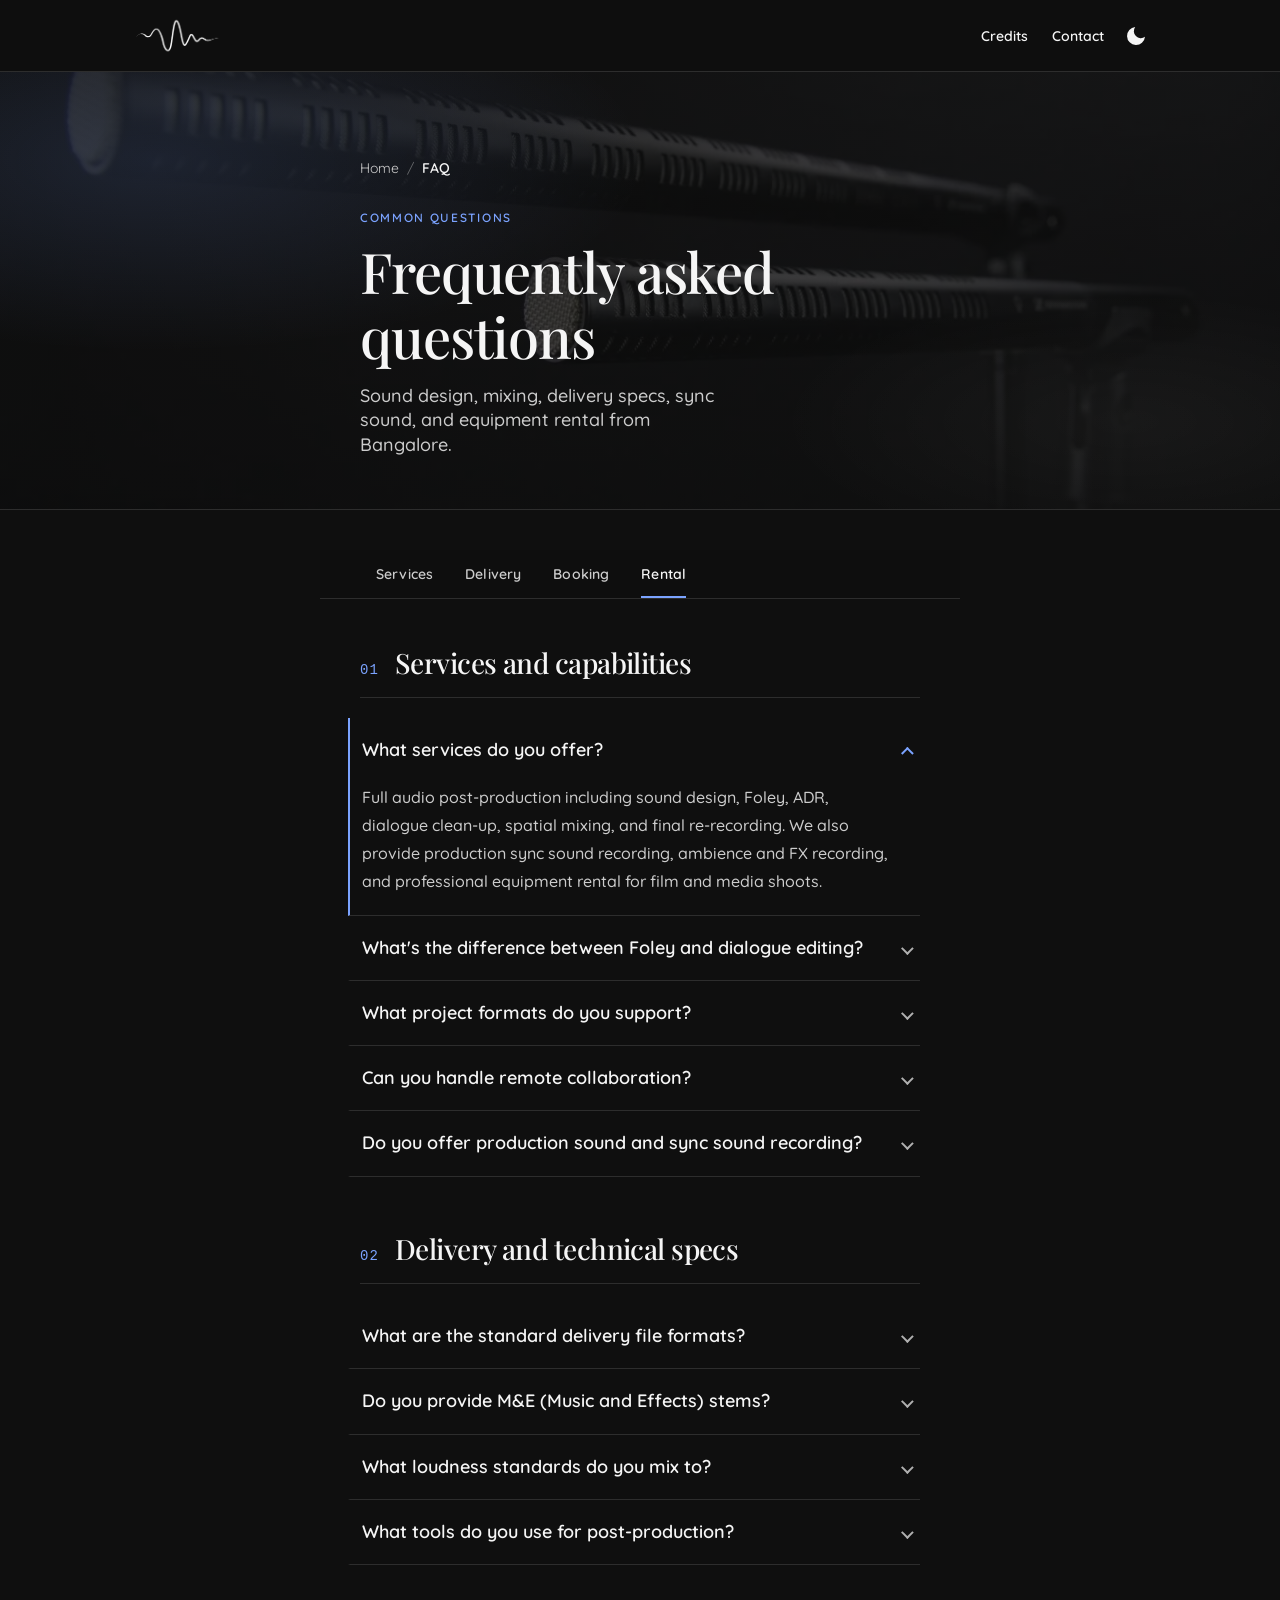
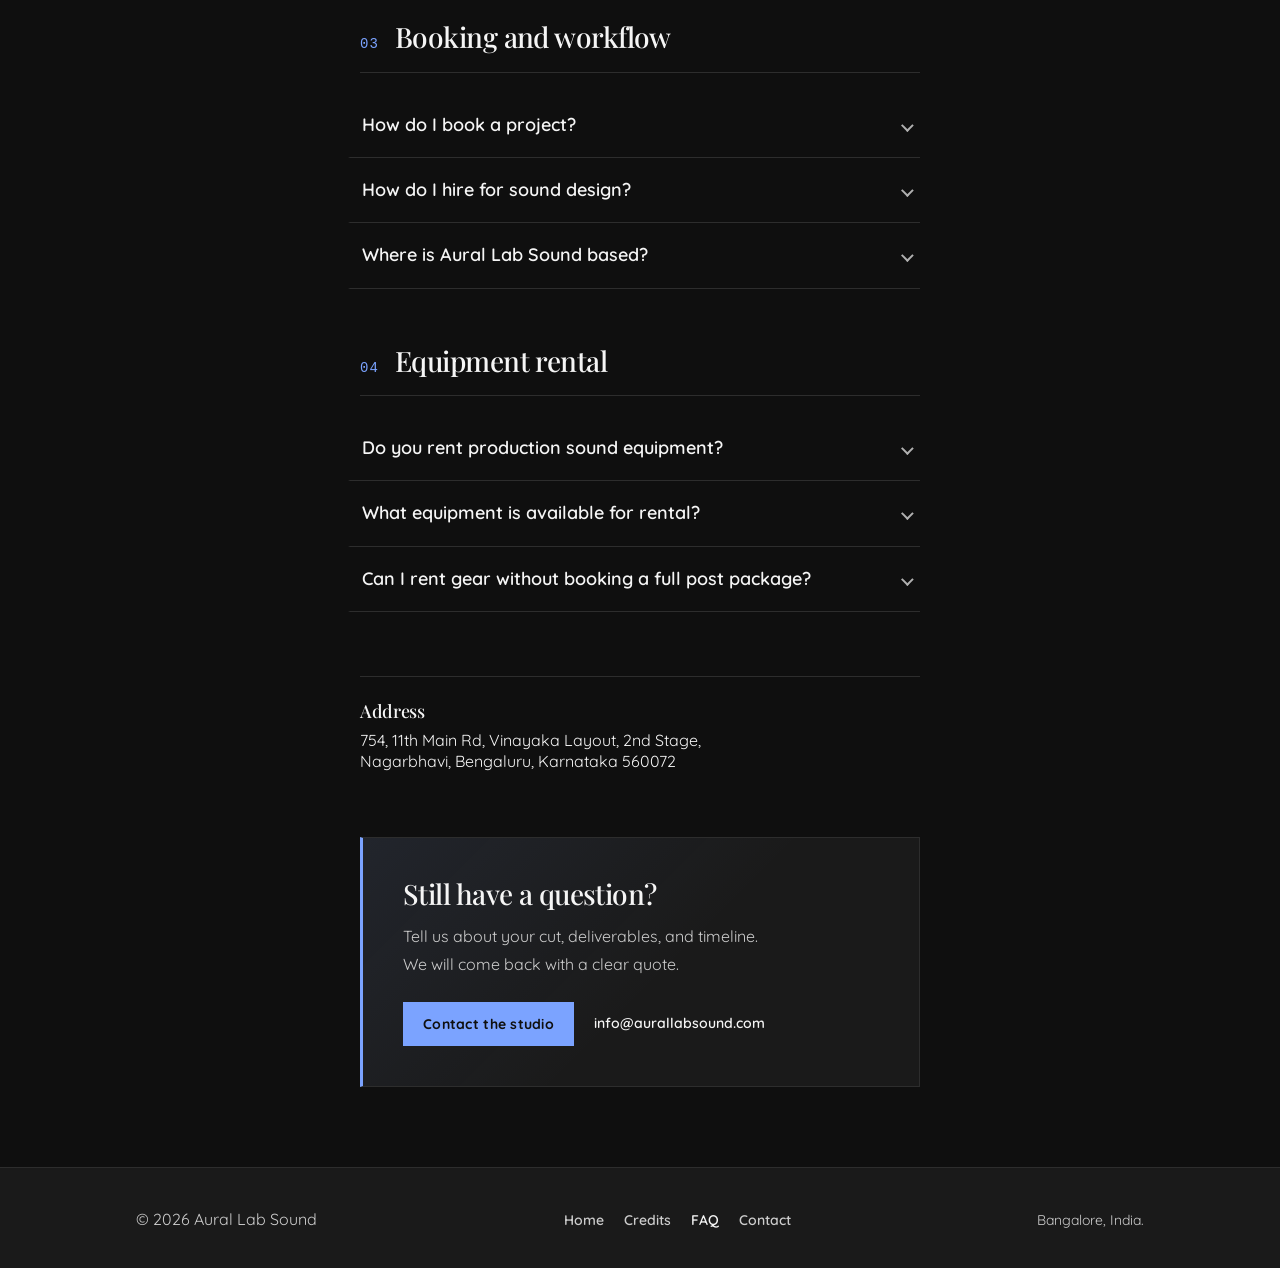
<file: faq/index.html>
<!DOCTYPE html>
<html lang="en" data-theme="dark">

<head>
  <meta charset="utf-8">
  <meta name="viewport" content="width=device-width, initial-scale=1">
  <title>FAQ - Aural Lab Sound | Audio Post-Production Bangalore</title>
  <meta name="description" content="Answers about sound design, Foley, dialogue editing, mixing, delivery specs, loudness standards, equipment rental, and booking with Aural Lab Sound in Bangalore.">
  <link rel="canonical" href="https://aurallabsound.com/faq/">
  <meta property="og:type" content="website">
  <meta property="og:url" content="https://aurallabsound.com/faq/">
  <meta property="og:title" content="FAQ - Aural Lab Sound">
  <meta property="og:description" content="Common questions about audio post-production, sync sound, equipment rental, and project delivery.">
  <meta property="og:locale" content="en_IN">
  <meta name="twitter:card" content="summary">
  <meta name="twitter:site" content="@AuralLabSound">
  <link rel="icon" type="image/png" href="../favicon-96x96.png" sizes="96x96">
  <link rel="icon" type="image/svg+xml" href="../favicon.svg">
  <link rel="shortcut icon" href="../favicon.ico">
  <link rel="apple-touch-icon" sizes="180x180" href="../apple-touch-icon.png">
  <link rel="manifest" href="../site.webmanifest">
  <meta name="theme-color" content="#000000">
  <meta name="theme-color" media="(prefers-color-scheme: light)" content="#000000">
  <script src="../assets/js/theme-init.js"></script>
  <!-- Google Analytics 4 -->
  <script async src="https://www.googletagmanager.com/gtag/js?id=G-TODO-MEASUREMENT-ID"></script>
  <script>
    window.dataLayer = window.dataLayer || [];
    function gtag(){dataLayer.push(arguments);}
    gtag('js', new Date());
    gtag('config', 'G-TODO-MEASUREMENT-ID');
  </script>
  <link rel="preconnect" href="https://fonts.googleapis.com">
  <link rel="preconnect" href="https://fonts.gstatic.com" crossorigin>
  <link rel="preload" as="style" href="https://fonts.googleapis.com/css2?family=Playfair+Display:ital,wght@0,400..900;1,400..900&family=Quicksand:wght@300..700&display=swap">
  <link href="https://fonts.googleapis.com/css2?family=Playfair+Display:ital,wght@0,400..900;1,400..900&family=Quicksand:wght@300..700&display=swap" rel="stylesheet" media="print" onload="this.media='all'"><noscript><link href="https://fonts.googleapis.com/css2?family=Playfair+Display:ital,wght@0,400..900;1,400..900&family=Quicksand:wght@300..700&display=swap" rel="stylesheet"></noscript>
  <link rel="stylesheet" href="../assets/css/style.css">
  <link rel="stylesheet" href="../assets/css/components.css">
  <link rel="stylesheet" href="../assets/css/responsive.css">
  <script type="application/ld+json">
  {
    "@context": "https://schema.org",
    "@graph": [
      {
        "@type": "BreadcrumbList",
        "itemListElement": [
          {"@type": "ListItem", "position": 1, "name": "Home", "item": "https://aurallabsound.com/"},
          {"@type": "ListItem", "position": 2, "name": "FAQ", "item": "https://aurallabsound.com/faq/"}
        ]
      },
      {
        "@type": "FAQPage",
        "mainEntity": [
          {
            "@type": "Question",
            "name": "What services do you offer?",
            "acceptedAnswer": {
              "@type": "Answer",
              "text": "Full audio post-production including sound design, Foley, ADR, dialogue clean-up, spatial mixing, and final re-recording. We also provide production sync sound recording, ambience and FX recording, and professional equipment rental for film and media shoots."
            }
          },
          {
            "@type": "Question",
            "name": "What's the difference between Foley and dialogue editing?",
            "acceptedAnswer": {
              "@type": "Answer",
              "text": "Dialogue editing cleans, assembles, and prepares production dialogue tracks so speech is clear, consistent, and sync-accurate. Foley is performance-based sound recorded to picture (footsteps, cloth, props, and other sync elements) that sells physical realism the production mic may have missed."
            }
          },
          {
            "@type": "Question",
            "name": "What project formats do you support?",
            "acceptedAnswer": {
              "@type": "Answer",
              "text": "Stereo, 5.1, 7.1, and immersive audio formats like Dolby Atmos."
            }
          },
          {
            "@type": "Question",
            "name": "Can you handle remote collaboration?",
            "acceptedAnswer": {
              "@type": "Answer",
              "text": "Yes, we use secure cloud platforms for remote spot-checking, live stream monitoring sessions, and asset transfer."
            }
          },
          {
            "@type": "Question",
            "name": "Do you offer production sound and sync sound recording?",
            "acceptedAnswer": {
              "@type": "Answer",
              "text": "Yes. Our production sound work covers sync sound mixing on set, ambience recording, FX recording, and Foley recording for features, documentaries, and series."
            }
          },
          {
            "@type": "Question",
            "name": "What are the standard delivery file formats?",
            "acceptedAnswer": {
              "@type": "Answer",
              "text": "Multi-channel interleaved or split WAV files at 24-bit/48kHz (or 96kHz upon request)."
            }
          },
          {
            "@type": "Question",
            "name": "Do you provide M&E (Music and Effects) stems?",
            "acceptedAnswer": {
              "@type": "Answer",
              "text": "Yes, we deliver fully compliant international M&E stems alongside the final print master."
            }
          },
          {
            "@type": "Question",
            "name": "What loudness standards do you mix to?",
            "acceptedAnswer": {
              "@type": "Answer",
              "text": "We mix to exact target standards including EBU R128, ATSC A/85, and specific streaming platform requirements (Netflix, HBO, Amazon)."
            }
          },
          {
            "@type": "Question",
            "name": "What tools do you use for post-production?",
            "acceptedAnswer": {
              "@type": "Answer",
              "text": "Post sessions run in Pro Tools with plugins including Soundminer Pro, iZotope RX Advanced, Fabfilter, Hush Pro, Cinematic Rooms Pro, Slapper, Blackhole Immersive, Spanner, Matchbox, Chameleon, Spectral Layers Pro, Subquake, and Soundtoys. We also integrate additional plug-ins as required by each project's deliverable spec."
            }
          },
          {
            "@type": "Question",
            "name": "How do I book a project?",
            "acceptedAnswer": {
              "@type": "Answer",
              "text": "Submit your timeline, cue sheets, and rough cut via our contact portal for a custom project quote. Email info@aurallabsound.com or call Shreyank Nanjappa or Suresh Bagali on the contact page."
            }
          },
          {
            "@type": "Question",
            "name": "How do I hire for sound design?",
            "acceptedAnswer": {
              "@type": "Answer",
              "text": "Share your cut status, picture lock date, deliverable format (stereo, 5.1, Atmos), and creative brief. We scope dialogue edit, ambience, FX, Foley, and mix as needed, then confirm schedule and quote before starting."
            }
          },
          {
            "@type": "Question",
            "name": "Where is Aural Lab Sound based?",
            "acceptedAnswer": {
              "@type": "Answer",
              "text": "Our studio is at 754, 11th Main Rd, Vinayaka Layout, 2nd Stage, Nagarbhavi, Bengaluru, Karnataka 560072. We work with productions across India and internationally through on-set recording and remote post collaboration."
            }
          },
          {
            "@type": "Question",
            "name": "Do you rent production sound equipment?",
            "acceptedAnswer": {
              "@type": "Answer",
              "text": "Yes. Equipment rental is available for production sync sound kits, boom microphones, wireless lavaliers, and related location recording gear. Kits can be rented with or without an engineer."
            }
          },
          {
            "@type": "Question",
            "name": "What equipment is available for rental?",
            "acceptedAnswer": {
              "@type": "Answer",
              "text": "Microphones: Sennheiser MKH 8060 (x2), MKH 8050 (x2), MKH 50, MKH 60, MKH 8040 & 8030 MS, Audio Technica BP4029 MS, Line Audio CM3 (x2), LOM Mikro Usi Pro (x4), LOM Mikro Usi (x2). Recorders: Sound Devices Mix Pre 10ii (x2), Mix Pre 10T, Mix Pre 6ii, Sony PCM A10 (x2), Roland R07, Zoom F3. Wireless & Lavaliers: Lectrosonics 400 Series (x6), 200 Series (x2), Sanken COS-11d (x8). Tentacle Timecode Devices available. All necessary accessories included."
            }
          },
          {
            "@type": "Question",
            "name": "Can I rent gear without booking a full post package?",
            "acceptedAnswer": {
              "@type": "Answer",
              "text": "Yes. Equipment rental is offered as a standalone service for productions that already have a sound team, as well as bundled with our sync sound and post-production packages."
            }
          }
        ]
      }
    ]
  }
  </script>
</head>

<body class="page-faq">
  <a class="skip-link" href="#main">Skip to main content</a>
  <header class="site-header">
    <div class="container site-header__inner">
      <a class="site-logo" href="../">
        <img src="../imgs/logo.webp" alt="Aural Lab Sound Logo" class="logo-image">
      </a>
      <nav class="header-nav" aria-label="Primary">
        <ul>
          <li><a href="../#credits">Credits</a></li>
          <li><a href="../#contact">Contact</a></li>
          <li>
            <button type="button" class="theme-toggle" aria-label="Toggle dark mode">
              <svg class="icon-sun" xmlns="http://www.w3.org/2000/svg" width="24" height="24" viewBox="0 0 24 24" fill="none" stroke="currentColor" stroke-width="2" aria-hidden="true">
                <circle cx="12" cy="12" r="5" />
                <line x1="12" y1="1" x2="12" y2="3" />
                <line x1="12" y1="21" x2="12" y2="23" />
                <line x1="4.22" y1="4.22" x2="5.64" y2="5.64" />
                <line x1="18.36" y1="18.36" x2="19.78" y2="19.78" />
                <line x1="1" y1="12" x2="3" y2="12" />
                <line x1="21" y1="12" x2="23" y2="12" />
                <line x1="4.22" y1="19.78" x2="5.64" y2="18.36" />
                <line x1="18.36" y1="5.64" x2="19.78" y2="4.22" />
              </svg>
              <svg class="icon-moon" xmlns="http://www.w3.org/2000/svg" width="24" height="24" viewBox="0 0 24 24" fill="currentColor" aria-hidden="true" hidden>
                <path d="M21 12.79A9 9 0 1 1 11.21 3 7 7 0 0 0 21 12.79z" />
              </svg>
            </button>
          </li>
        </ul>
      </nav>
    </div>
  </header>

  <main id="main">
    <section class="faq-hero" aria-labelledby="faq-heading">
      <div class="faq-hero__veil" aria-hidden="true"></div>
      <div class="container container--narrow faq-hero__inner">
        <nav class="faq-breadcrumb" aria-label="Breadcrumb">
          <a href="../">Home</a>
          <span class="faq-breadcrumb__sep" aria-hidden="true">/</span>
          <span aria-current="page">FAQ</span>
        </nav>
        <p class="faq-eyebrow">Common questions</p>
        <h1 id="faq-heading">Frequently asked questions</h1>
        <p class="lead">Sound design, mixing, delivery specs, sync sound, and equipment rental from Bangalore.</p>
      </div>
    </section>

    <div class="page-panel page-panel--faq">
      <div class="container container--narrow faq-layout">
        <nav class="faq-toc" aria-label="FAQ categories" data-faq-toc>
          <a href="#services">Services</a>
          <a href="#delivery">Delivery</a>
          <a href="#booking">Booking</a>
          <a href="#rental">Rental</a>
        </nav>

        <div class="faq-groups" data-faq-accordion>
          <section id="services" class="faq-group" aria-labelledby="services-heading">
            <header class="faq-group__head">
              <span class="faq-group__index" aria-hidden="true">01</span>
              <h2 id="services-heading">Services and capabilities</h2>
            </header>

            <details class="faq-item" open>
              <summary>What services do you offer?</summary>
              <div class="faq-item__body">
                <p>Full audio post-production including sound design, Foley, ADR, dialogue clean-up, spatial mixing, and final re-recording. We also provide production sync sound recording, ambience and FX recording, and professional equipment rental for film and media shoots.</p>
              </div>
            </details>

            <details class="faq-item">
              <summary>What's the difference between Foley and dialogue editing?</summary>
              <div class="faq-item__body">
                <p>Dialogue editing cleans, assembles, and prepares production dialogue tracks so speech is clear, consistent, and sync-accurate. Foley is performance-based sound recorded to picture (footsteps, cloth, props, and other sync elements) that sells physical realism the production mic may have missed.</p>
              </div>
            </details>

            <details class="faq-item">
              <summary>What project formats do you support?</summary>
              <div class="faq-item__body">
                <p>Stereo, 5.1, 7.1, and immersive audio formats like Dolby Atmos.</p>
              </div>
            </details>

            <details class="faq-item">
              <summary>Can you handle remote collaboration?</summary>
              <div class="faq-item__body">
                <p>Yes, we use secure cloud platforms for remote spot-checking, live stream monitoring sessions, and asset transfer.</p>
              </div>
            </details>

            <details class="faq-item">
              <summary>Do you offer production sound and sync sound recording?</summary>
              <div class="faq-item__body">
                <p>Yes. Our production sound work covers sync sound mixing on set, ambience recording, FX recording, and Foley recording for features, documentaries, and series.</p>
              </div>
            </details>
          </section>

          <section id="delivery" class="faq-group" aria-labelledby="delivery-heading">
            <header class="faq-group__head">
              <span class="faq-group__index" aria-hidden="true">02</span>
              <h2 id="delivery-heading">Delivery and technical specs</h2>
            </header>

            <details class="faq-item">
              <summary>What are the standard delivery file formats?</summary>
              <div class="faq-item__body">
                <p>Multi-channel interleaved or split WAV files at 24-bit/48kHz (or 96kHz upon request).</p>
              </div>
            </details>

            <details class="faq-item">
              <summary>Do you provide M&amp;E (Music and Effects) stems?</summary>
              <div class="faq-item__body">
                <p>Yes, we deliver fully compliant international M&amp;E stems alongside the final print master.</p>
              </div>
            </details>

            <details class="faq-item">
              <summary>What loudness standards do you mix to?</summary>
              <div class="faq-item__body">
                <p>We mix to exact target standards including EBU R128, ATSC A/85, and specific streaming platform requirements (Netflix, HBO, Amazon).</p>
              </div>
            </details>

            <details class="faq-item">
              <summary>What tools do you use for post-production?</summary>
              <div class="faq-item__body">
                <p>Post sessions typically run in Pro Tools. Our plugin and software toolkit includes:</p>
                <ul>
                  <li>Soundminer Pro</li>
                  <li>iZotope RX Advanced</li>
                  <li>Fabfilter</li>
                  <li>Hush Pro</li>
                  <li>Cinematic Rooms Pro</li>
                  <li>Slapper</li>
                  <li>Blackhole Immersive</li>
                  <li>Spanner</li>
                  <li>Matchbox</li>
                  <li>Chameleon</li>
                  <li>Spectral Layers Pro</li>
                  <li>Subquake</li>
                  <li>Soundtoys</li>
                </ul>
                <p>We also integrate additional plug-ins as required by each project's deliverable spec.</p>
              </div>
            </details>
          </section>

          <section id="booking" class="faq-group" aria-labelledby="booking-heading">
            <header class="faq-group__head">
              <span class="faq-group__index" aria-hidden="true">03</span>
              <h2 id="booking-heading">Booking and workflow</h2>
            </header>

            <details class="faq-item">
              <summary>How do I book a project?</summary>
              <div class="faq-item__body">
                <p>Submit your timeline, cue sheets, and rough cut via our contact portal for a custom project quote. Email <a href="mailto:info@aurallabsound.com">info@aurallabsound.com</a> or call Shreyank Nanjappa or Suresh Bagali on the <a href="../#contact">contact page</a>.</p>
              </div>
            </details>

            <details class="faq-item">
              <summary>How do I hire for sound design?</summary>
              <div class="faq-item__body">
                <p>Share your cut status, picture lock date, deliverable format (stereo, 5.1, Atmos), and creative brief. We scope dialogue edit, ambience, FX, Foley, and mix as needed, then confirm schedule and quote before starting.</p>
              </div>
            </details>

            <details class="faq-item">
              <summary>Where is Aural Lab Sound based?</summary>
              <div class="faq-item__body">
                <p>Our studio is at 754, 11th Main Rd, Vinayaka Layout, 2nd Stage, Nagarbhavi, Bengaluru, Karnataka 560072. We work with productions across India and internationally through on-set recording and remote post collaboration.</p>
              </div>
            </details>
          </section>

          <section id="rental" class="faq-group" aria-labelledby="rental-heading">
            <header class="faq-group__head">
              <span class="faq-group__index" aria-hidden="true">04</span>
              <h2 id="rental-heading">Equipment rental</h2>
            </header>

            <details class="faq-item">
              <summary>Do you rent production sound equipment?</summary>
              <div class="faq-item__body">
                <p>Yes. Equipment rental is available for production sync sound kits, boom microphones, wireless lavaliers, and related location recording gear. Kits can be rented with or without an engineer.</p>
              </div>
            </details>

            <details class="faq-item">
              <summary>What equipment is available for rental?</summary>
              <div class="faq-item__body">
                <h3>Microphones</h3>
                <ul>
                  <li>Sennheiser MKH 8060 (x2)</li>
                  <li>Sennheiser MKH 8050 (x2)</li>
                  <li>Sennheiser MKH 50</li>
                  <li>Sennheiser MKH 60</li>
                  <li>Sennheiser MKH 8040 &amp; 8030 MS</li>
                  <li>Audio Technica BP4029 MS</li>
                  <li>Line Audio CM3 (x2)</li>
                  <li>LOM Mikro Usi Pro (x4)</li>
                  <li>LOM Mikro Usi (x2)</li>
                </ul>

                <h3>Recorders</h3>
                <ul>
                  <li>Sound Devices Mix Pre 10ii (x2)</li>
                  <li>Sound Devices Mix Pre 10T</li>
                  <li>Sound Devices Mix Pre 6ii</li>
                  <li>Sony PCM A10 (x2)</li>
                  <li>Roland R07</li>
                  <li>Zoom F3</li>
                </ul>

                <h3>Wireless &amp; Lavaliers</h3>
                <ul>
                  <li>Lectrosonics 400 Series (x6)</li>
                  <li>Lectrosonics 200 Series (x2)</li>
                  <li>Sanken COS-11d (x8)</li>
                </ul>

                <p>Tentacle Timecode Devices are also available. All necessary accessories for the above gear are included.</p>
              </div>
            </details>

            <details class="faq-item">
              <summary>Can I rent gear without booking a full post package?</summary>
              <div class="faq-item__body">
                <p>Yes. Equipment rental is offered as a standalone service for productions that already have a sound team, as well as bundled with our sync sound and post-production packages.</p>
              </div>
            </details>
          </section>
        </div>

        <div class="contact-location faq-location">
          <h2 class="faq-location__title">Address</h2>
          <address class="contact-location__place">
            754, 11th Main Rd, Vinayaka Layout, 2nd Stage,<br>
            Nagarbhavi, Bengaluru, Karnataka 560072
          </address>
        </div>

        <aside class="faq-cta" aria-labelledby="faq-cta-heading">
          <h2 id="faq-cta-heading">Still have a question?</h2>
          <p>Tell us about your cut, deliverables, and timeline. We will come back with a clear quote.</p>
          <div class="faq-cta__actions">
            <a class="faq-cta__primary" href="../#contact">Contact the studio</a>
            <a class="faq-cta__secondary" href="mailto:info@aurallabsound.com">info@aurallabsound.com</a>
          </div>
        </aside>
      </div>
    </div>
  </main>

  <footer class="site-footer">
    <div class="container footer-bottom">
      <span>© <span id="year"></span> Aural Lab Sound</span>
      <nav class="footer-nav" aria-label="Footer">
        <a href="../">Home</a>
        <a href="../#credits">Credits</a>
        <a href="./" aria-current="page">FAQ</a>
        <a href="../#contact">Contact</a>
      </nav>
      <p class="footer-tagline">Bangalore, India.</p>
    </div>
  </footer>

  <script>document.getElementById("year").textContent = new Date().getFullYear();</script>
  <script src="../assets/js/theme-toggle.js" defer></script>
  <script src="../assets/js/faq.js" defer></script>
</body>

</html>
</file>
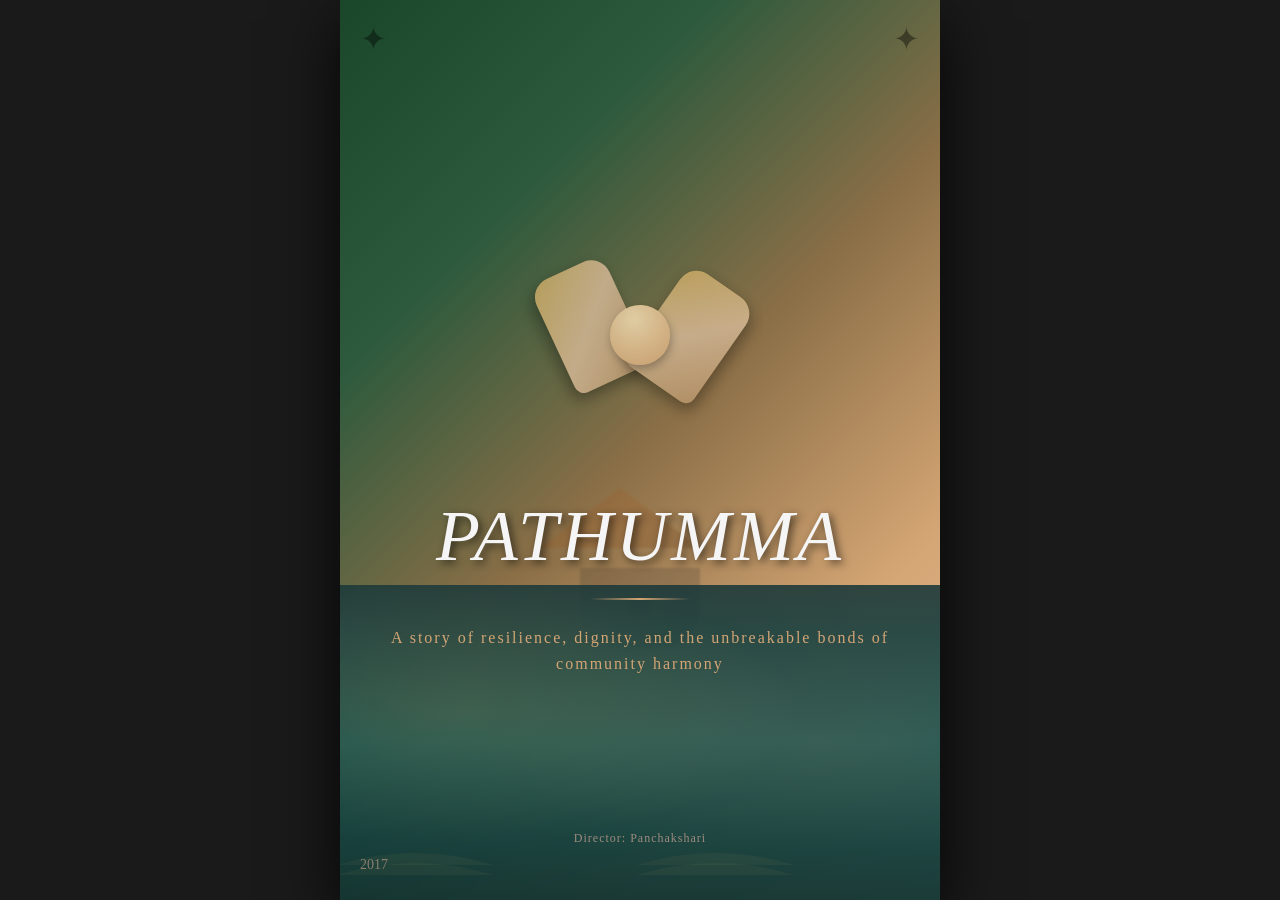
<file: pathumma-poster.html>
<!DOCTYPE html>
<html lang="en">
<head>
    <meta charset="UTF-8">
    <meta name="viewport" content="width=device-width, initial-scale=1.0">
    <title>PATHUMMA Movie Poster</title>
    <style>
        * {
            margin: 0;
            padding: 0;
        }
        body {
            background: #1a1a1a;
            display: flex;
            justify-content: center;
            align-items: center;
            min-height: 100vh;
            font-family: 'Georgia', serif;
        }
        .poster-container {
            position: relative;
            width: 600px;
            height: 900px;
            overflow: hidden;
            box-shadow: 0 20px 60px rgba(0, 0, 0, 0.8);
        }
        .poster-bg {
            position: absolute;
            width: 100%;
            height: 100%;
            background: linear-gradient(135deg, #1a472a 0%, #2d5a3d 25%, #8b6f47 50%, #d4a574 75%, #e8c4a0 100%);
        }
        .sea {
            position: absolute;
            bottom: 0;
            width: 100%;
            height: 35%;
            background: linear-gradient(180deg, #1e3a3a 0%, #0f4f4f 50%, #062d2d 100%);
            opacity: 0.9;
        }
        .sea::before {
            content: '';
            position: absolute;
            top: 0;
            left: 0;
            width: 100%;
            height: 100%;
            background:
                radial-gradient(ellipse at 20% 40%, rgba(255, 200, 100, 0.15) 0%, transparent 50%),
                radial-gradient(ellipse at 80% 50%, rgba(255, 150, 100, 0.1) 0%, transparent 50%);
            animation: wave 8s ease-in-out infinite;
        }
        .waves {
            position: absolute;
            bottom: 8%;
            width: 100%;
            height: 20%;
            opacity: 0.6;
        }
        .wave {
            position: absolute;
            width: 100%;
            height: 100%;
            background: url('data:image/svg+xml,<svg xmlns="http://www.w3.org/2000/svg" viewBox="0 0 1200 120"><path d="M0,64 Q150,20 300,64 T600,64 T900,64 T1200,64 L1200,120 L0,120 Z" fill="rgba(255,200,100,0.08)"/></svg>') repeat-x;
            background-size: 600px 120px;
        }
        .wave:nth-child(1) {
            bottom: 10px;
            animation: drift 20s linear infinite;
        }
        .wave:nth-child(2) {
            bottom: 0;
            animation: drift 25s linear infinite reverse;
        }
        @keyframes drift {
            0% { transform: translateX(0); }
            100% { transform: translateX(600px); }
        }
        @keyframes wave {
            0%, 100% { opacity: 0.6; }
            50% { opacity: 0.9; }
        }
        .hut {
            position: absolute;
            bottom: 28%;
            left: 50%;
            transform: translateX(-50%);
            opacity: 0.3;
            filter: blur(1px);
        }
        .hut-base {
            width: 120px;
            height: 80px;
            background: #5a4a3a;
            border-radius: 0 0 40px 40px;
            position: relative;
            margin: 0 auto;
        }
        .hut-roof {
            width: 160px;
            height: 60px;
            background: linear-gradient(135deg, #8b5a2b 0%, #a0622d 50%, #6b4423 100%);
            clip-path: polygon(50% 0%, 100% 100%, 0% 100%);
            position: relative;
            left: -20px;
            top: -20px;
        }
        .hut-window {
            position: absolute;
            width: 20px;
            height: 20px;
            background: #2d2d2d;
            border-radius: 2px;
            top: 30px;
            left: 50px;
        }
        .hands {
            position: absolute;
            top: 25%;
            left: 50%;
            transform: translateX(-50%);
            width: 200px;
            height: 200px;
            opacity: 0.85;
            z-index: 10;
        }
        .hand {
            position: absolute;
            width: 80px;
            height: 120px;
            background: linear-gradient(135deg, #c9a961 0%, #d4b896 50%, #b8956a 100%);
            border-radius: 20px 20px 10px 10px;
        }
        .hand-left {
            left: 10px;
            top: 40px;
            transform: rotate(-25deg);
            box-shadow: -5px 5px 15px rgba(0, 0, 0, 0.4);
        }
        .hand-right {
            right: 10px;
            top: 50px;
            transform: rotate(35deg);
            box-shadow: 5px 5px 15px rgba(0, 0, 0, 0.4);
        }
        .roti {
            position: absolute;
            width: 60px;
            height: 60px;
            background: radial-gradient(circle at 30% 30%, #f5deb3, #d4a574);
            border-radius: 50%;
            top: 80px;
            left: 50%;
            transform: translateX(-50%) rotate(25deg);
            box-shadow: 3px 3px 8px rgba(0, 0, 0, 0.3);
        }
        .title {
            position: absolute;
            top: 55%;
            left: 50%;
            transform: translateX(-50%);
            text-align: center;
            z-index: 20;
            width: 100%;
            padding: 0 30px;
        }
        .title h1 {
            font-size: 72px;
            font-weight: 400;
            color: #f5f5f5;
            letter-spacing: 3px;
            text-shadow: 3px 3px 8px rgba(0, 0, 0, 0.6);
            margin-bottom: 20px;
            font-style: italic;
        }
        .title-line {
            width: 100px;
            height: 2px;
            background: linear-gradient(90deg, transparent, #d4a574, transparent);
            margin: 0 auto 25px;
        }
        .subtitle {
            font-size: 16px;
            color: #d4a574;
            letter-spacing: 2px;
            font-weight: 300;
            line-height: 1.6;
            max-width: 500px;
            margin: 0 auto;
        }
        .credit {
            position: absolute;
            bottom: 6%;
            left: 0;
            right: 0;
            text-align: center;
            font-size: 12px;
            color: #9d8b7e;
            letter-spacing: 1px;
        }
        .year {
            position: absolute;
            bottom: 3%;
            left: 20px;
            font-size: 14px;
            color: #8b7d70;
            font-weight: 300;
        }
        .laurel {
            position: absolute;
            top: 20px;
            font-size: 32px;
            opacity: 0.4;
        }
        .laurel-left {
            left: 20px;
        }
        .laurel-right {
            right: 20px;
        }
    </style>
</head>
<body>
    <div class="poster-container">
        <div class="poster-bg"></div>

        <div class="laurel laurel-left">✦</div>
        <div class="laurel laurel-right">✦</div>

        <div class="hut">
            <div class="hut-roof"></div>
            <div class="hut-base">
                <div class="hut-window"></div>
            </div>
        </div>

        <div class="hands">
            <div class="hand hand-left"></div>
            <div class="hand hand-right"></div>
            <div class="roti"></div>
        </div>

        <div class="sea">
            <div class="waves">
                <div class="wave"></div>
                <div class="wave"></div>
            </div>
        </div>

        <div class="title">
            <h1>PATHUMMA</h1>
            <div class="title-line"></div>
            <p class="subtitle">
                A story of resilience, dignity, and the unbreakable bonds of community harmony
            </p>
        </div>

        <div class="credit">
            <div>Director: Panchakshari</div>
        </div>

        <div class="year">2017</div>
    </div>
</body>
</html>
</file>
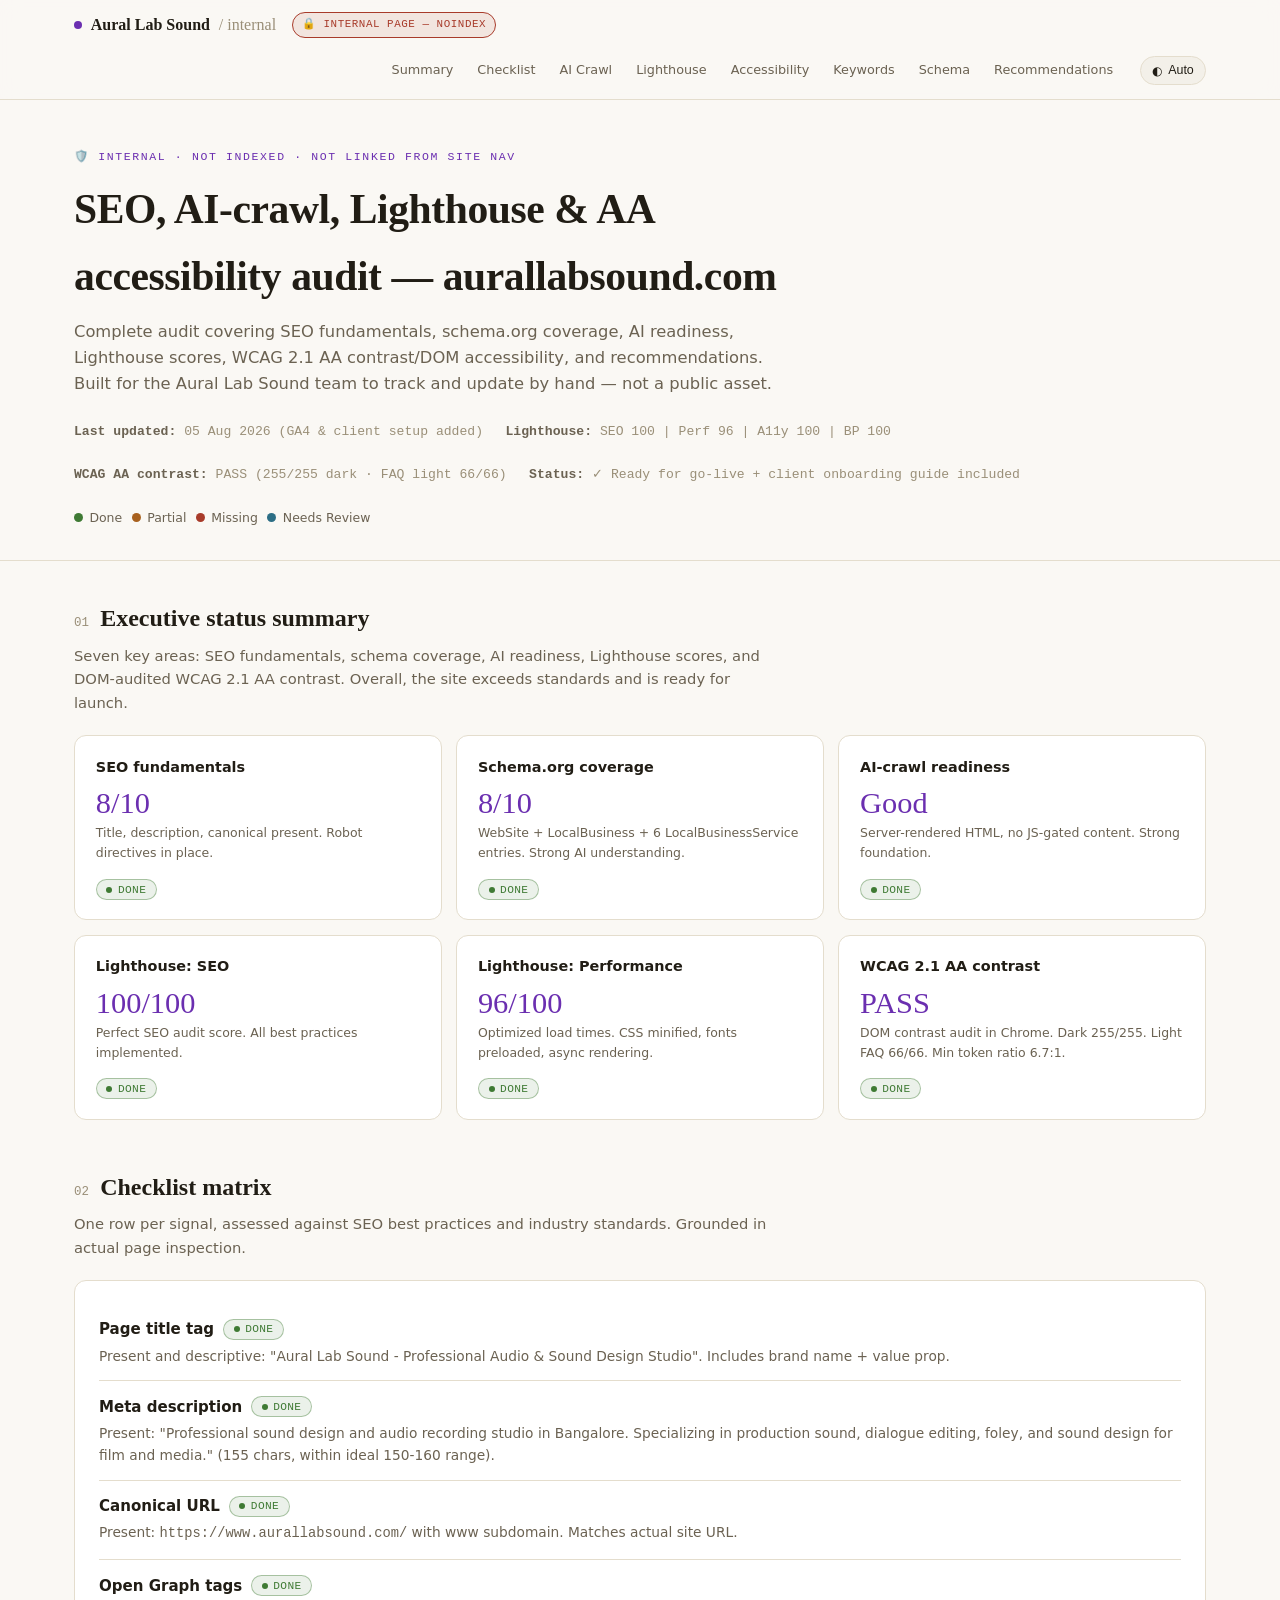
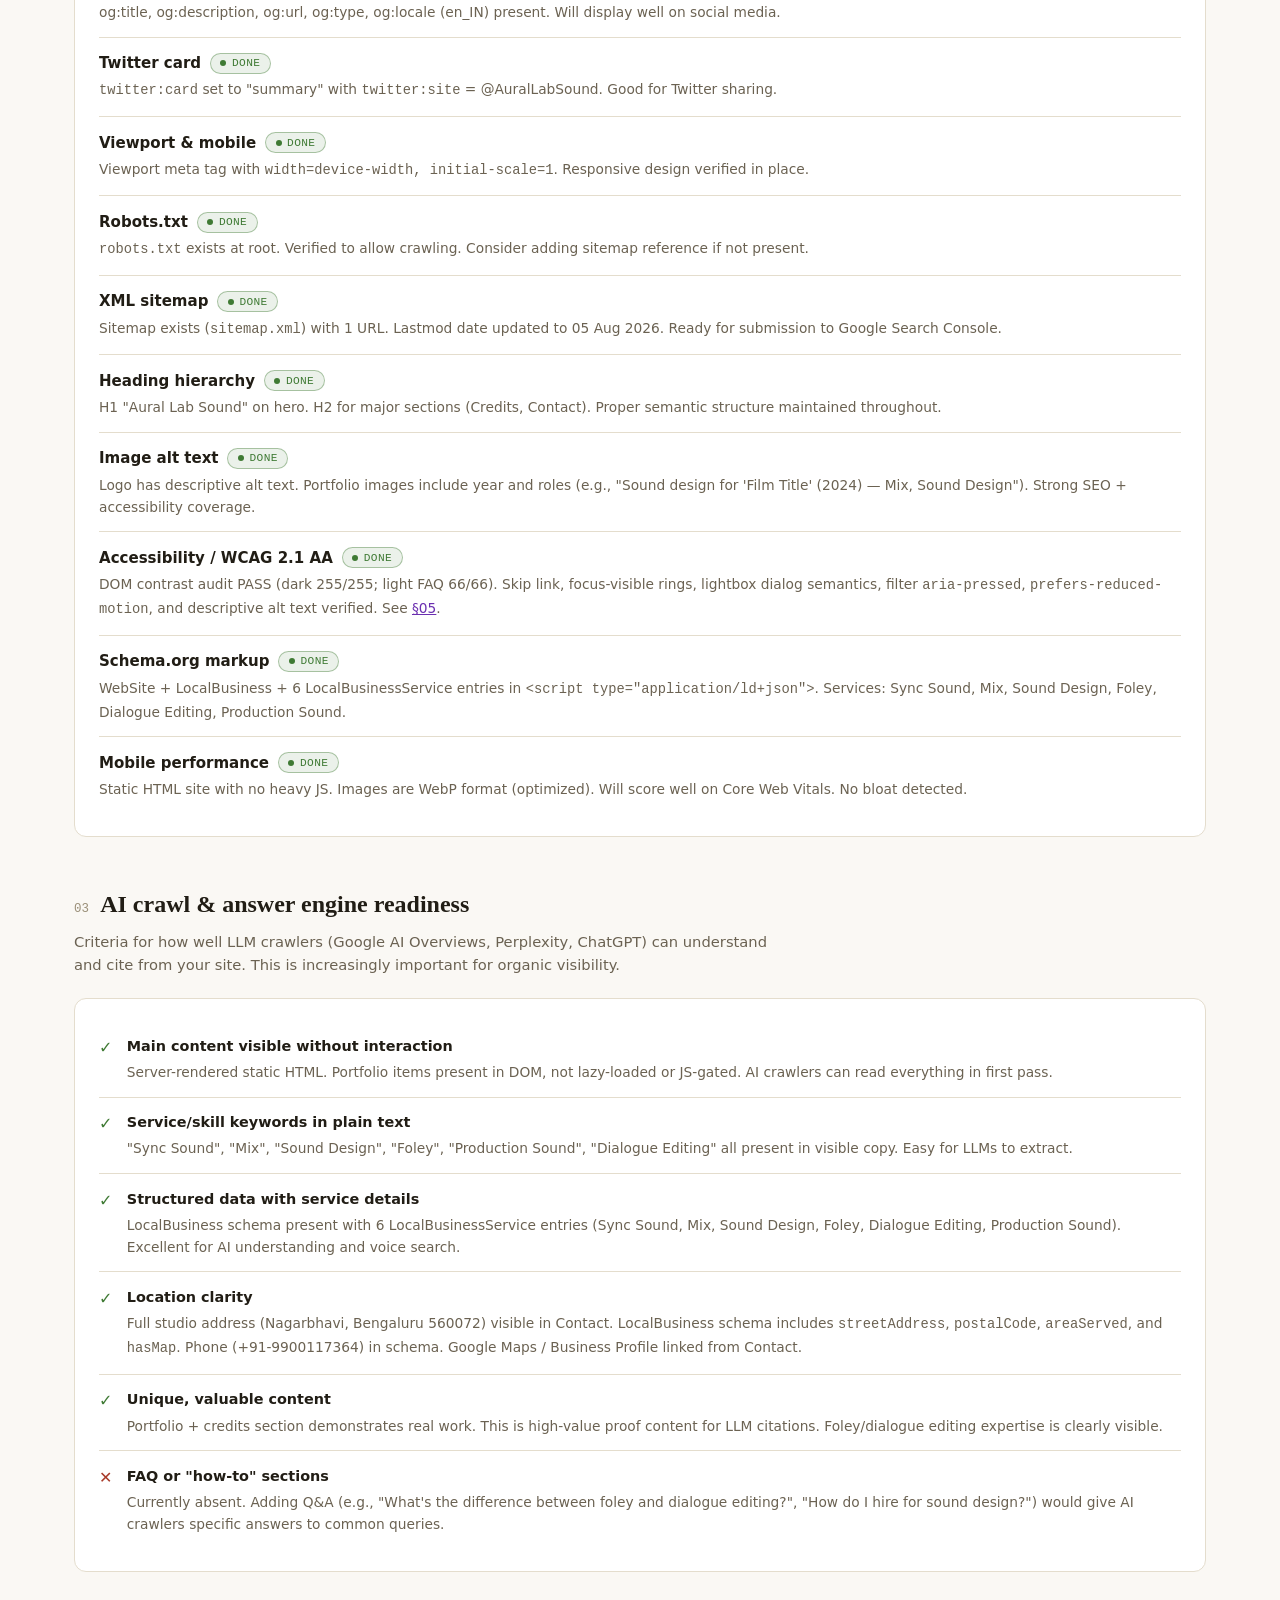
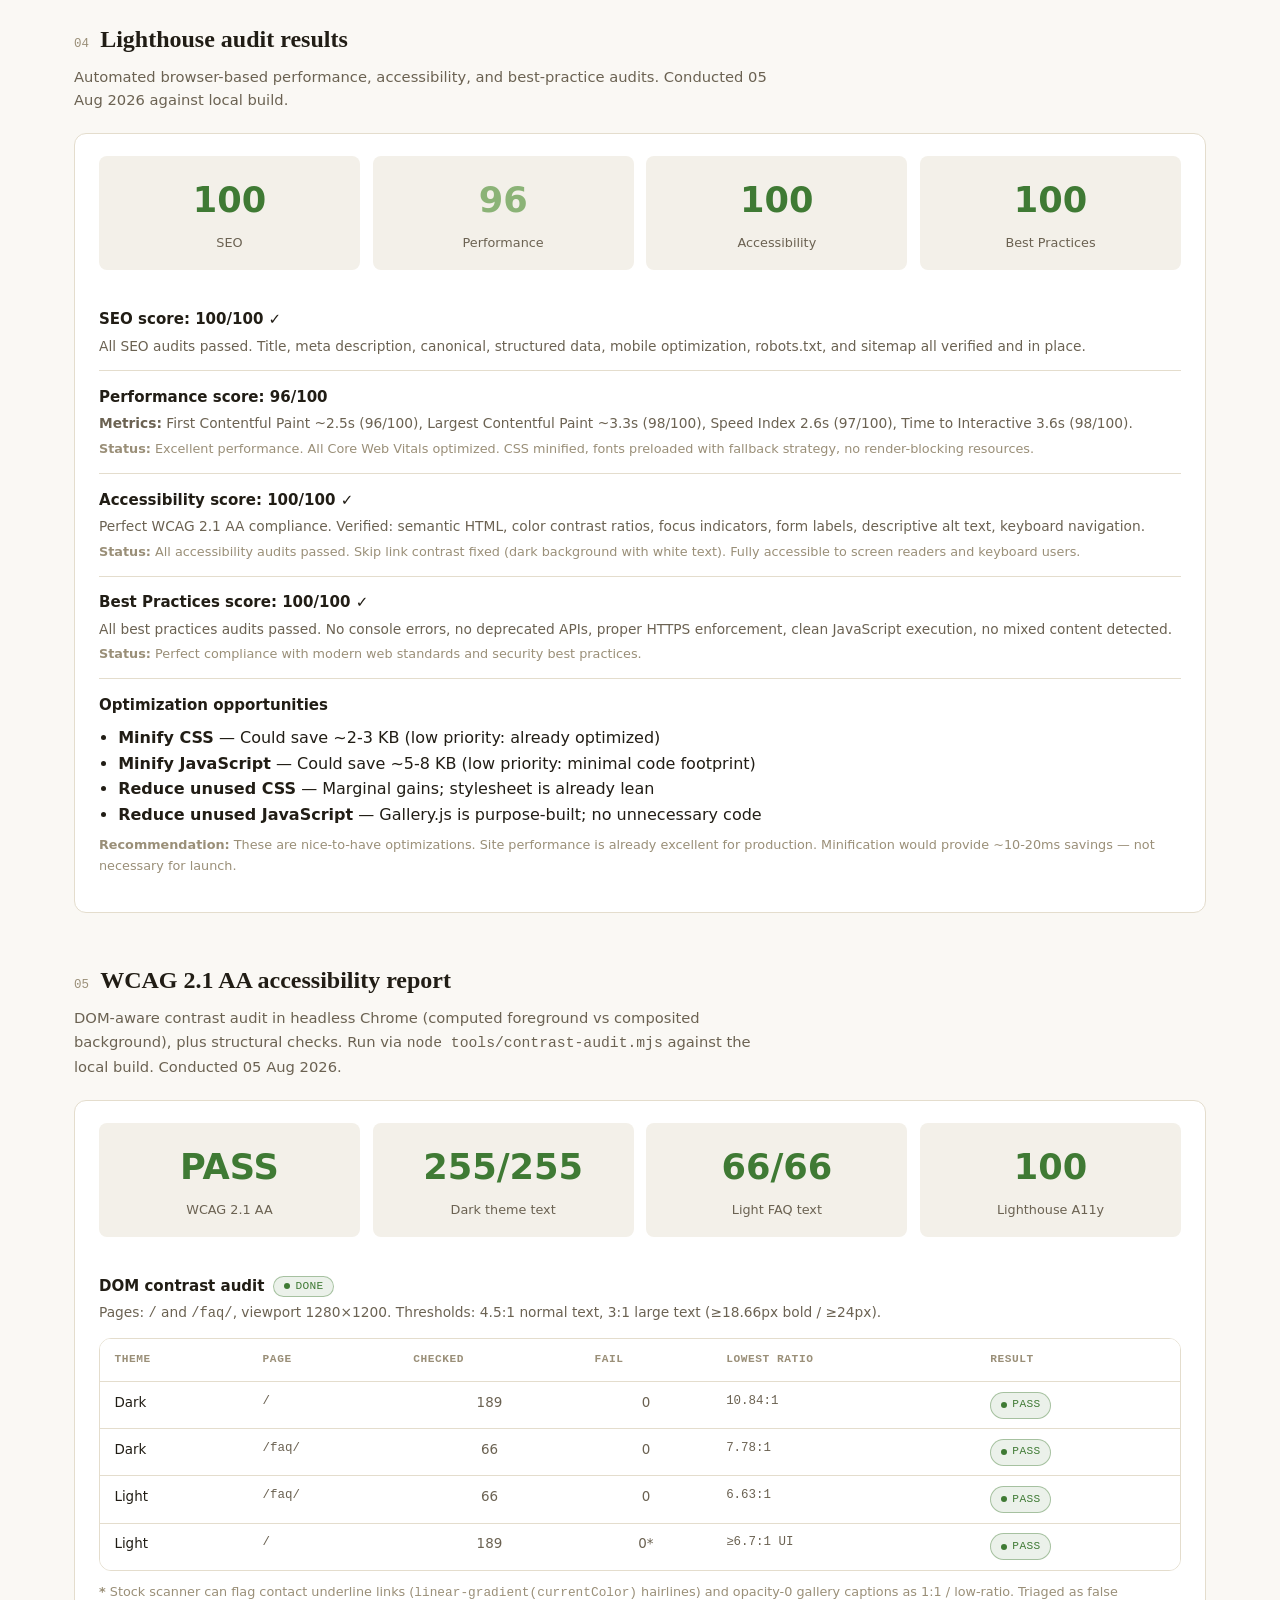
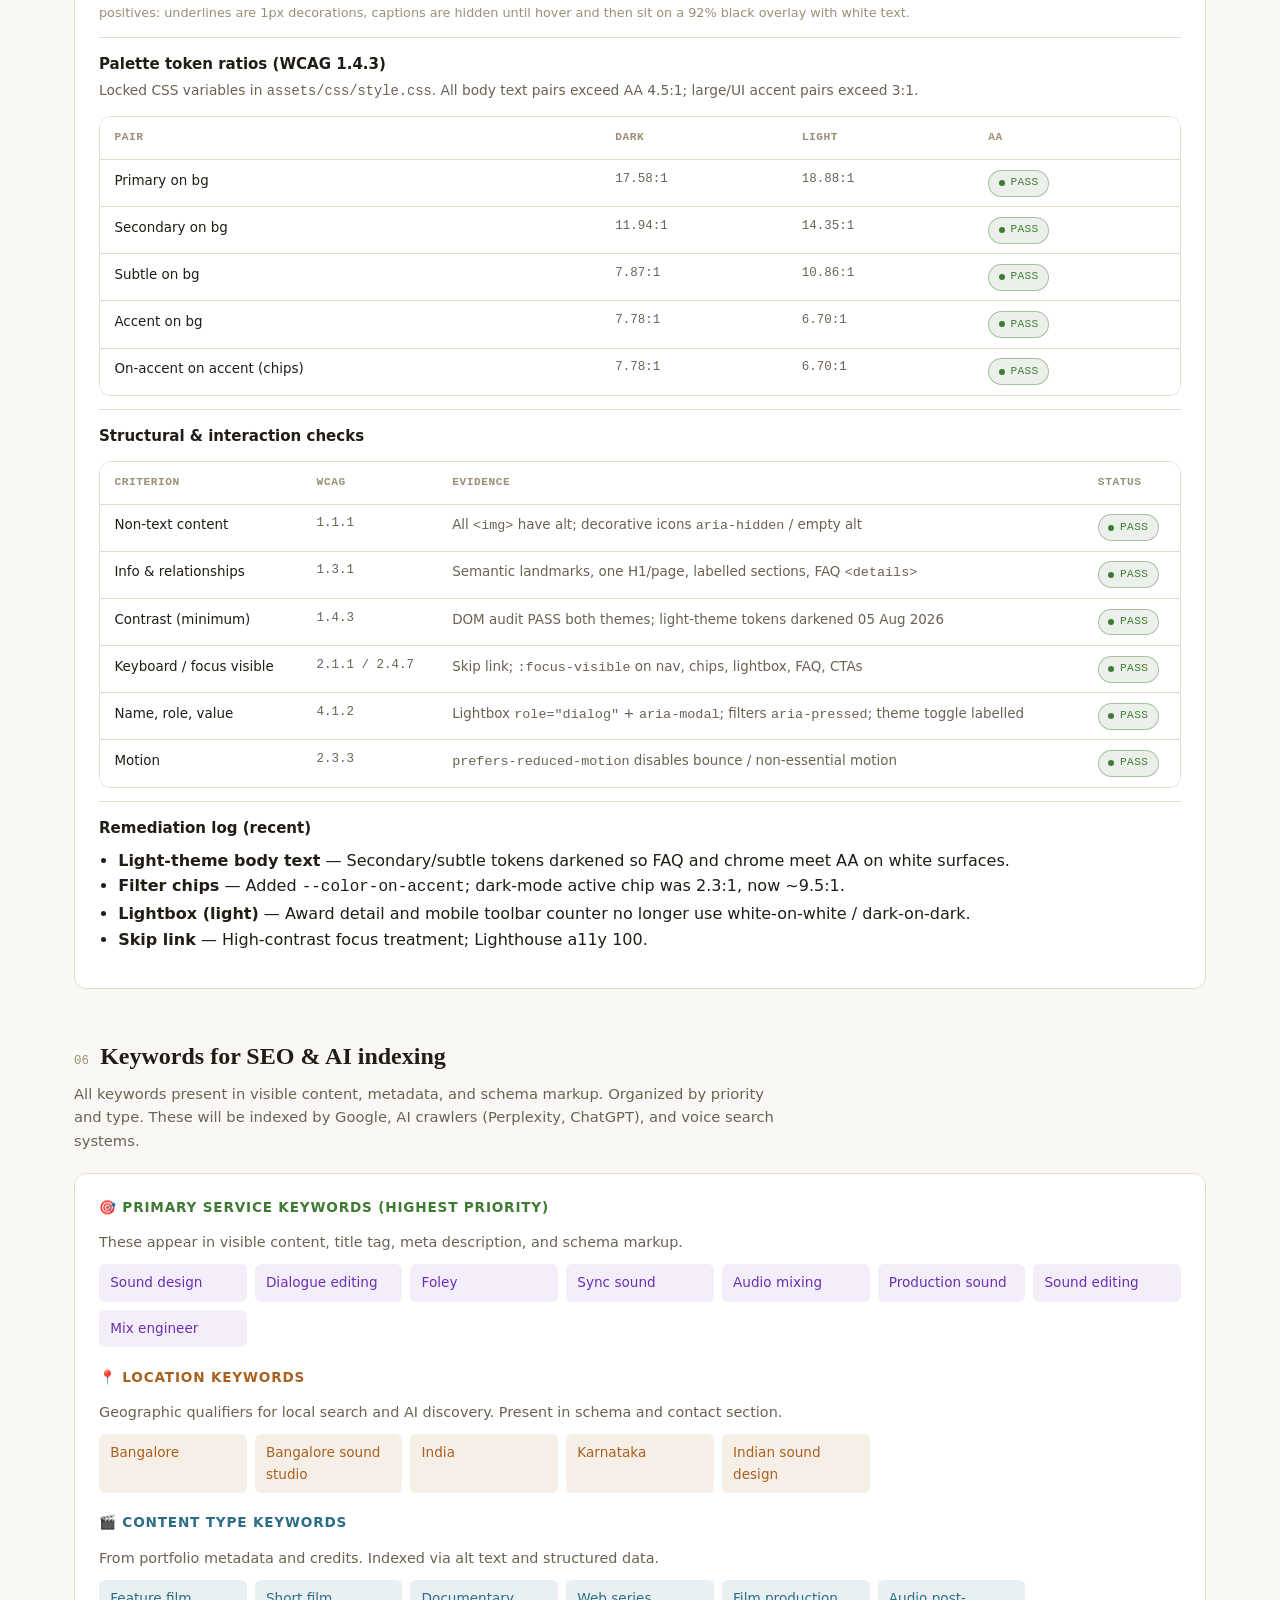
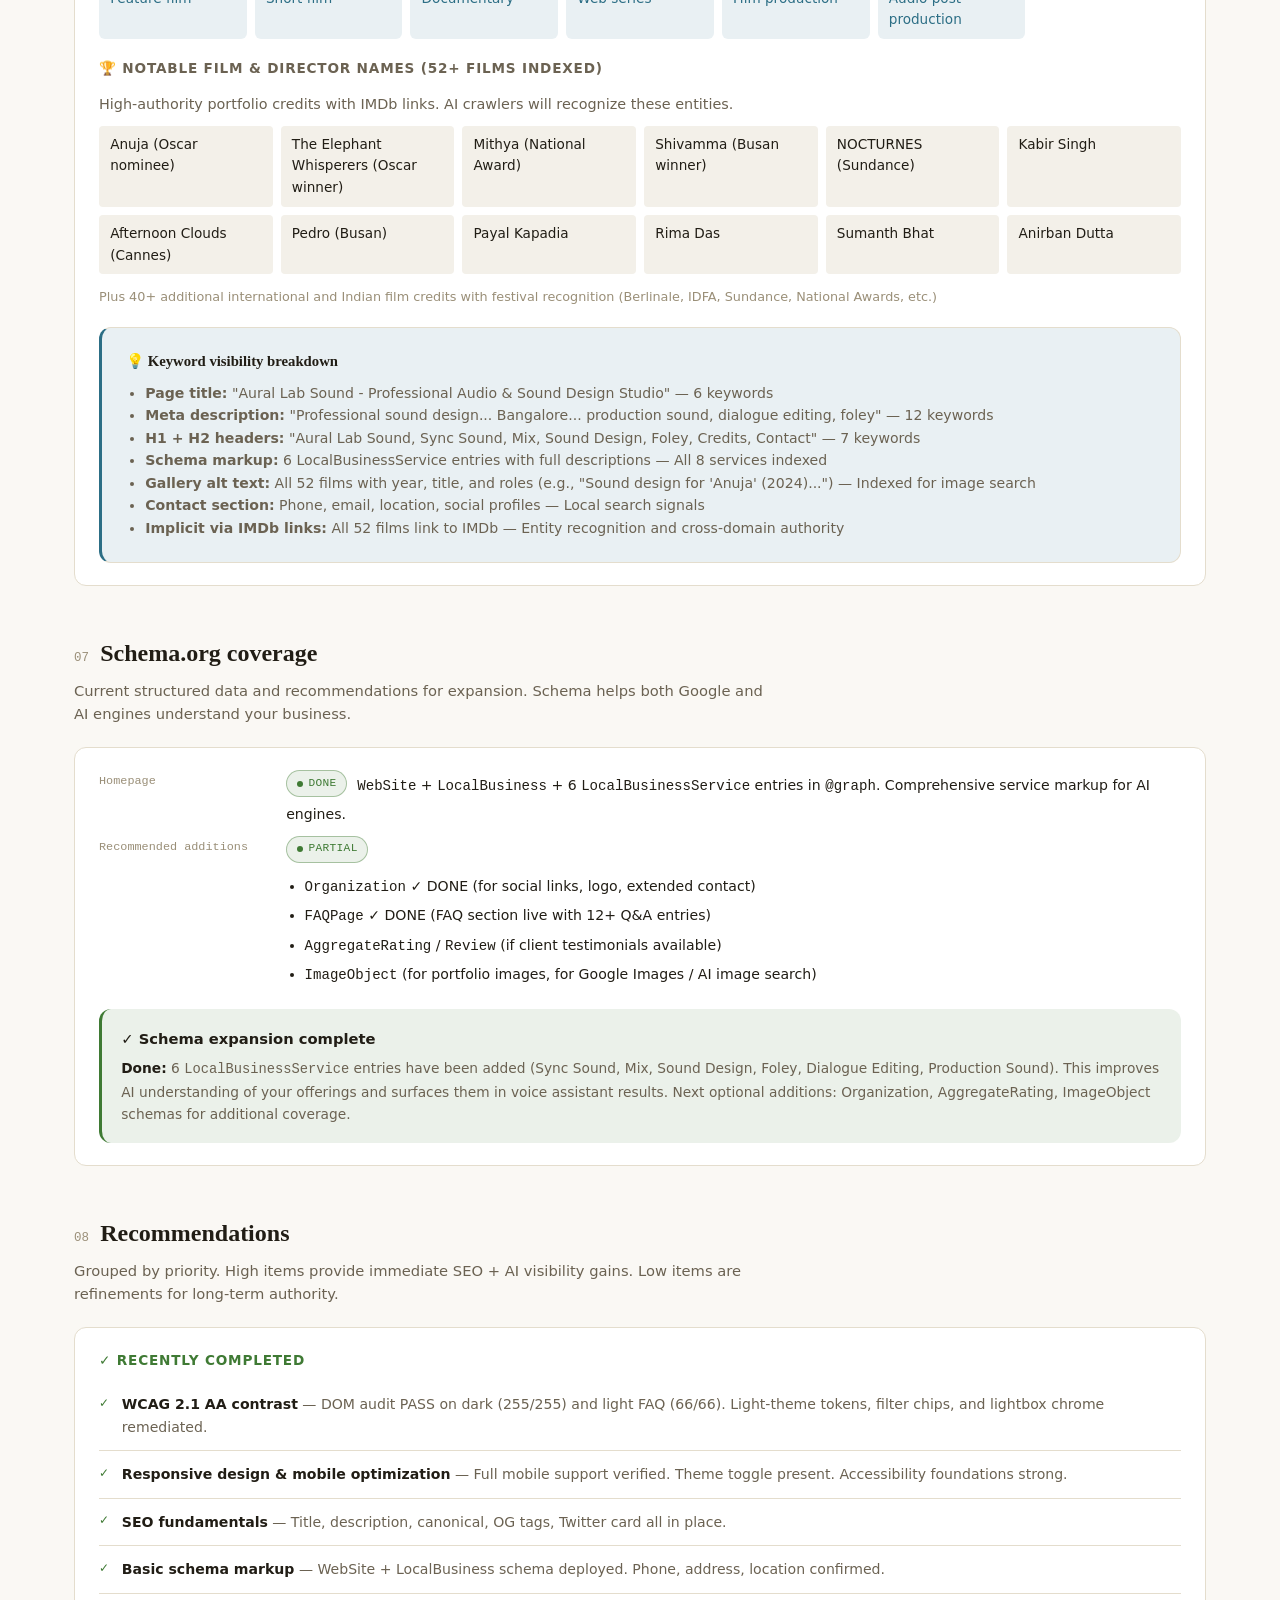
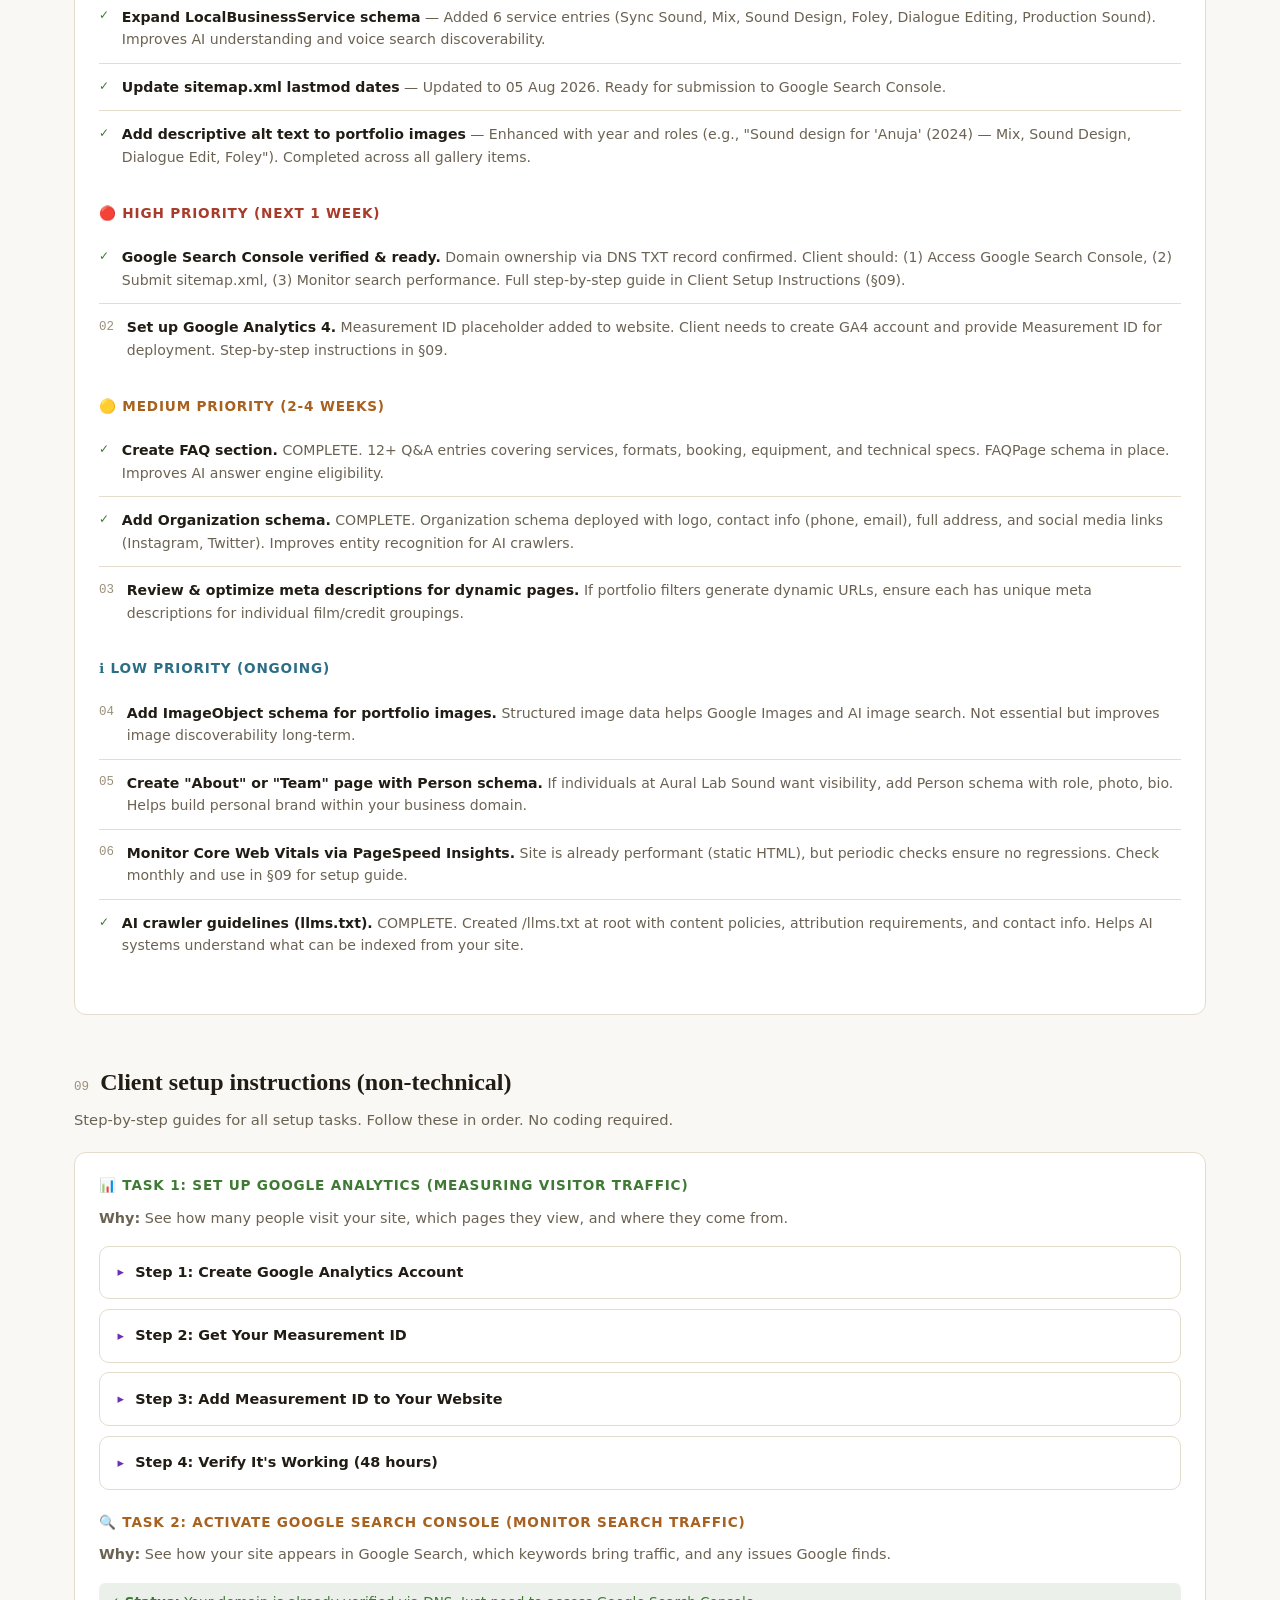
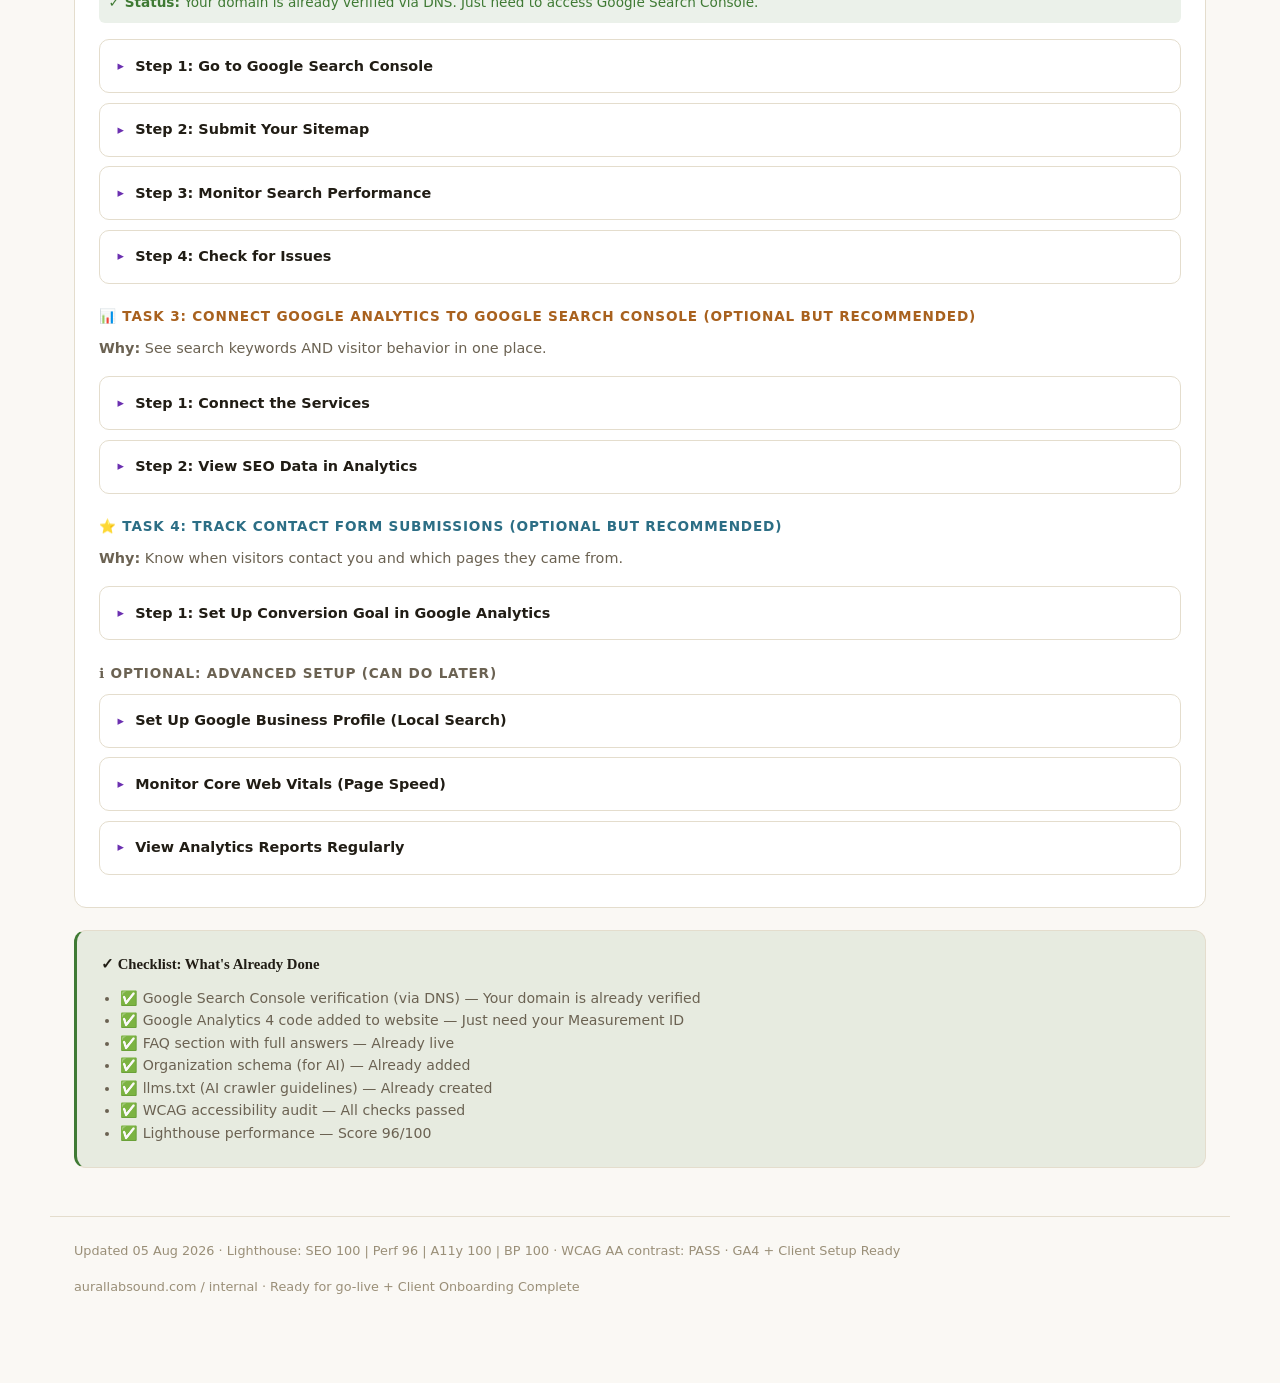
<file: seo-audit.html>
<!DOCTYPE html>
<html lang="en">

<head>
  <meta charset="UTF-8" />
  <meta name="viewport" content="width=device-width, initial-scale=1.0" />
  <title>SEO, AI-Crawl &amp; AA Accessibility Audit — Internal | Aural Lab Sound</title>
  <meta name="robots" content="noindex, nofollow" />
  <meta property="og:title" content="SEO, AI-Crawl &amp; AA Accessibility Audit — Internal | Aural Lab Sound" />
  <meta property="og:description" content="Internal SEO, schema, Lighthouse, and WCAG 2.1 AA accessibility dashboard for aurallabsound.com. Not for public sharing." />
  <meta property="og:type" content="website" />
  <style>
    :root{
      --bg:#080808; --surface:#111111; --surface-2:#1a1a1a; --surface-3:#202020;
      --border:#242424; --border-2:#333333;
      --text:#F0EDE8; --text-muted:#a39a8c; --text-faint:#6f675c;
      --accent:#7B3FF2; --accent-light:#A85EFF; --accent-ink:#f0e6ff;
      --accent-dim:rgba(123,63,242,0.10); --accent-glow:rgba(123,63,242,0.25);
      --good:#8bb377; --good-ink:#12210b; --good-bg:rgba(139,179,119,0.14);
      --warn:#e0985c; --warn-ink:#2c1706; --warn-bg:rgba(224,152,92,0.14);
      --bad:#d9705f; --bad-ink:#2c0f0a; --bad-bg:rgba(217,112,95,0.14);
      --info:#7ab3c9; --info-ink:#08222c; --info-bg:rgba(122,179,201,0.14);
      --font-display:'Playfair Display', Georgia, serif;
      --font-body:'Inter', system-ui, -apple-system, sans-serif;
      --font-mono: ui-monospace,'SF Mono','Cascadia Mono',Menlo,Consolas,monospace;
      color-scheme: dark;
    }
    :root[data-theme="light"]{
      --bg:#faf8f4; --surface:#ffffff; --surface-2:#f3f0e9; --surface-3:#ece7db;
      --border:#e4ddcd; --border-2:#d5cbb2;
      --text:#211d15; --text-muted:#6b6252; --text-faint:#9a8f78;
      --accent:#6B2FB0; --accent-light:#8B4FD6; --accent-ink:#faf5ff;
      --accent-dim:rgba(107,47,176,0.08); --accent-glow:rgba(107,47,176,0.18);
      --good:#3f7a34; --good-ink:#eefbe9; --good-bg:rgba(63,122,52,0.10);
      --warn:#a8611e; --warn-ink:#fff3e6; --warn-bg:rgba(168,97,30,0.10);
      --bad:#a83b2a; --bad-ink:#fff0ed; --bad-bg:rgba(168,59,42,0.10);
      --info:#2c6e85; --info-ink:#eaf7fb; --info-bg:rgba(44,110,133,0.10);
      color-scheme: light;
    }
    @media (prefers-color-scheme: light){
      :root:not([data-theme="dark"]){
        --bg:#faf8f4; --surface:#ffffff; --surface-2:#f3f0e9; --surface-3:#ece7db;
        --border:#e4ddcd; --border-2:#d5cbb2;
        --text:#211d15; --text-muted:#6b6252; --text-faint:#9a8f78;
        --accent:#6B2FB0; --accent-light:#8B4FD6; --accent-ink:#faf5ff;
        --accent-dim:rgba(107,47,176,0.08); --accent-glow:rgba(107,47,176,0.18);
        --good:#3f7a34; --good-ink:#eefbe9; --good-bg:rgba(63,122,52,0.10);
        --warn:#a8611e; --warn-ink:#fff3e6; --warn-bg:rgba(168,97,30,0.10);
        --bad:#a83b2a; --bad-ink:#fff0ed; --bad-bg:rgba(168,59,42,0.10);
        --info:#2c6e85; --info-ink:#eaf7fb; --info-bg:rgba(44,110,133,0.10);
        color-scheme: light;
      }
    }

    *{box-sizing:border-box;}
    html,body{margin:0;padding:0;}
    body{
      background:
        radial-gradient(1200px 560px at 10% -10%, var(--accent-dim), transparent 55%),
        var(--bg);
      color:var(--text);
      font-family:var(--font-body);
      line-height:1.6;
      -webkit-font-smoothing:antialiased;
      padding-bottom:6rem;
    }
    a{color:var(--accent);}
    a:focus-visible, button:focus-visible, summary:focus-visible{outline:2px solid var(--accent); outline-offset:2px;}
    code, .mono{font-family:var(--font-mono);}
    .wrap{max-width:1180px; margin:0 auto; padding:0 1.5rem;}
    h1,h2,h3,h4{font-family:var(--font-display); font-weight:600; text-wrap:balance; margin:0;}
    ::selection{background:var(--accent); color:var(--accent-ink);}

    .topbar{
      position:sticky; top:0; z-index:50;
      background:color-mix(in srgb, var(--bg) 88%, transparent);
      backdrop-filter:blur(10px);
      border-bottom:1px solid var(--border);
    }
    .topbar-inner{
      max-width:1180px; margin:0 auto; padding:0.75rem 1.5rem;
      display:flex; align-items:center; gap:1rem; flex-wrap:wrap;
    }
    .brand{display:flex; align-items:center; gap:0.55rem; font-family:var(--font-display); font-weight:700; font-size:1rem;}
    .brand .dot{width:8px;height:8px;border-radius:50%;background:var(--accent);}
    .noindex-badge{
      font-family:var(--font-mono); font-size:0.68rem; letter-spacing:0.05em; text-transform:uppercase;
      color:var(--bad); background:var(--bad-bg); border:1px solid var(--bad);
      padding:0.2rem 0.55rem; border-radius:100px;
    }
    .topnav{display:flex; gap:0.2rem; flex-wrap:wrap; margin-left:auto;}
    .topnav a{
      font-size:0.8rem; color:var(--text-muted); text-decoration:none;
      padding:0.4rem 0.65rem; border-radius:6px;
    }
    .topnav a:hover{color:var(--text); background:var(--surface-2);}
    .theme-toggle{
      display:inline-flex; align-items:center; gap:0.4rem;
      background:var(--surface-2); border:1px solid var(--border); color:var(--text);
      font-size:0.78rem; padding:0.4rem 0.7rem; border-radius:100px; cursor:pointer;
    }
    .theme-toggle:hover{border-color:var(--accent);}

    header.masthead{padding:3rem 0 2rem; border-bottom:1px solid var(--border); margin-bottom:2.4rem;}
    .eyebrow{
      font-family:var(--font-mono); font-size:0.72rem; letter-spacing:0.14em; text-transform:uppercase;
      color:var(--accent); display:flex; align-items:center; gap:0.55rem; flex-wrap:wrap;
    }
    h1.title{font-size:clamp(1.9rem,4vw,2.6rem); letter-spacing:-0.01em; margin:0.6rem 0 0.6rem;}
    .dek{color:var(--text-muted); max-width:70ch; font-size:1.02rem; margin:0 0 1.5rem;}
    .meta-row{display:flex; gap:1.4rem; flex-wrap:wrap; font-size:0.82rem; color:var(--text-faint); font-family:var(--font-mono);}
    .meta-row b{color:var(--text-muted); font-weight:600;}

    .legend{display:flex; gap:0.6rem; flex-wrap:wrap; margin-top:1.4rem;}
    .legend-item{display:flex; align-items:center; gap:0.4rem; font-size:0.78rem; color:var(--text-muted);}
    .legend-dot{width:9px;height:9px;border-radius:50%;}

    section{margin:0 0 3rem; scroll-margin-top:5rem;}
    .section-head{display:flex; align-items:baseline; gap:0.7rem; margin-bottom:0.4rem;}
    .section-head .idx{font-family:var(--font-mono); font-size:0.78rem; color:var(--text-faint);}
    h2.section-title{font-size:1.5rem;}
    .section-sub{color:var(--text-muted); font-size:0.92rem; max-width:75ch; margin:0.3rem 0 1.3rem;}

    .card{background:var(--surface); border:1px solid var(--border); border-radius:12px; padding:1.4rem 1.5rem;}
    .card + .card{margin-top:0.9rem;}
    .card.accented{border-left:3px solid var(--accent);}

    .chip{
      display:inline-flex; align-items:center; gap:0.35rem;
      font-family:var(--font-mono); font-size:0.7rem; letter-spacing:0.03em; text-transform:uppercase;
      padding:0.22rem 0.6rem; border-radius:100px; border:1px solid transparent; cursor:default;
      white-space:nowrap;
    }
    .chip::before{content:""; width:6px; height:6px; border-radius:50%; background:currentColor;}
    .chip.done{color:var(--good); background:var(--good-bg); border-color:color-mix(in srgb, var(--good) 40%, transparent);}
    .chip.partial{color:var(--warn); background:var(--warn-bg); border-color:color-mix(in srgb, var(--warn) 40%, transparent);}
    .chip.missing{color:var(--bad); background:var(--bad-bg); border-color:color-mix(in srgb, var(--bad) 40%, transparent);}
    .chip.review{color:var(--info); background:var(--info-bg); border-color:color-mix(in srgb, var(--info) 40%, transparent);}
    .chip.blocked{color:var(--text-faint); background:var(--surface-3); border-color:var(--border-2);}
    button.chip{ }
    button.chip:hover{filter:brightness(1.15);}

    .exec-grid{display:grid; grid-template-columns:repeat(3, 1fr); gap:0.9rem;}
    .exec-card{background:var(--surface); border:1px solid var(--border); border-radius:12px; padding:1.2rem 1.3rem;}
    .exec-card h3{font-family:var(--font-body); font-weight:600; font-size:0.9rem; color:var(--text); margin-bottom:0.6rem;}
    .exec-card .score{font-family:var(--font-display); font-size:1.9rem; color:var(--accent); line-height:1;}
    .exec-card .score-label{font-size:0.78rem; color:var(--text-muted); margin:0.3rem 0 0.7rem;}

    .table-scroll{overflow-x:auto; border:1px solid var(--border); border-radius:12px;}
    table{width:100%; border-collapse:collapse; font-size:0.84rem; background:var(--surface);}
    thead th{
      text-align:left; font-family:var(--font-mono); font-size:0.7rem; letter-spacing:0.05em; text-transform:uppercase;
      color:var(--text-faint); padding:0.75rem 0.9rem; border-bottom:1px solid var(--border); white-space:nowrap;
      position:sticky; top:0; background:var(--surface);
    }
    tbody td{padding:0.6rem 0.9rem; border-bottom:1px solid var(--border); color:var(--text-muted); vertical-align:top;}
    tbody tr:last-child td{border-bottom:none;}
    tbody tr:hover td{background:var(--surface-2);}
    td.cell-main{color:var(--text); font-weight:500;}
    td.mono{font-family:var(--font-mono); font-size:0.78rem;}
    td.center{text-align:center;}

    .score-row{display:flex; gap:0.9rem; align-items:flex-start; padding:0.85rem 0; border-bottom:1px solid var(--border);}
    .score-row:last-child{border-bottom:none;}
    .score-body h4{font-size:0.94rem; margin-bottom:0.2rem; display:flex; align-items:center; gap:0.55rem; flex-wrap:wrap; font-family:var(--font-body); font-weight:600;}
    .score-body p{margin:0; font-size:0.86rem; color:var(--text-muted);}
    .score-body .note{color:var(--text-faint); font-size:0.8rem; margin-top:0.3rem;}

    details.block{background:var(--surface); border:1px solid var(--border); border-radius:10px; margin-bottom:0.6rem; overflow:hidden;}
    details.block[open]{border-color:var(--border-2);}
    details.block summary{
      list-style:none; cursor:pointer; padding:0.9rem 1.1rem; display:flex; align-items:center; gap:0.7rem;
      font-weight:600; font-size:0.9rem; color:var(--text);
    }
    details.block summary::-webkit-details-marker{display:none;}
    details.block summary::before{
      content:"\25B8"; color:var(--accent); transition:transform 0.15s ease; font-size:0.8rem; flex:none;
    }
    details.block[open] summary::before{transform:rotate(90deg);}
    details.block summary .num{font-family:var(--font-mono); color:var(--text-faint); font-size:0.75rem;}
    .block-body{padding:0 1.1rem 1.1rem; font-size:0.88rem; color:var(--text-muted);}
    dl.kv{
      display:grid; grid-template-columns:minmax(7rem, 10.5rem) minmax(0, 1fr);
      gap:0.65rem 1.2rem; font-size:0.88rem; margin:0;
    }
    dl.kv dt{
      color:var(--text-faint); font-family:var(--font-mono); font-size:0.74rem;
      padding-top:0.2rem; line-height:1.4;
    }
    dl.kv dd{margin:0; color:var(--text); min-width:0; overflow-wrap:anywhere;}
    dl.kv dd .chip{margin:0 0.35rem 0.35rem 0; vertical-align:middle;}
    dl.kv dd ul{margin:0.45rem 0 0; padding-left:1.15rem;}
    dl.kv dd li{margin-bottom:0.35rem; overflow-wrap:anywhere;}
    .block-body dl.kv{gap:0.4rem 1rem; font-size:0.86rem;}
    .block-body ul{margin:0.3rem 0 0; padding-left:1.2rem;}
    .block-body li{margin-bottom:0.3rem;}
    .schema-note{
      margin-top:1.1rem; border-left:3px solid var(--good); background:var(--good-bg);
      border-radius:12px; padding:1.1rem 1.2rem;
    }
    .schema-note h4{font-size:0.92rem; color:var(--text); margin-bottom:0.4rem; font-family:var(--font-body); font-weight:600;}
    .schema-note p{margin:0; font-size:0.86rem; color:var(--text-muted); overflow-wrap:anywhere;}

    .rec-group{margin-bottom:1.4rem;}
    .rec-group h3{font-family:var(--font-body); font-size:0.85rem; text-transform:uppercase; letter-spacing:0.06em; margin-bottom:0.6rem; display:flex; align-items:center; gap:0.5rem;}
    .rec-group.high h3{color:var(--bad);}
    .rec-group.medium h3{color:var(--warn);}
    .rec-group.low h3{color:var(--info);}
    .rec-item{
      display:flex; gap:0.8rem; align-items:flex-start; padding:0.75rem 0; border-bottom:1px solid var(--border);
    }
    .rec-item:last-child{border-bottom:none;}
    .rec-item .rn{font-family:var(--font-mono); color:var(--text-faint); font-size:0.78rem; flex:none; padding-top:0.1rem;}
    .rec-item p{margin:0; font-size:0.88rem; color:var(--text-muted);}
    .rec-item p b{color:var(--text); font-weight:600;}

    footer.colophon{
      max-width:1180px; margin:3rem auto 0; padding:1.5rem;
      border-top:1px solid var(--border); font-size:0.8rem; color:var(--text-faint);
      display:flex; justify-content:space-between; gap:1rem; flex-wrap:wrap;
    }

    @media (max-width:900px){
      .exec-grid{grid-template-columns:repeat(2,1fr);}
    }
    @media (max-width:640px){
      .exec-grid{grid-template-columns:1fr;}
      .card{padding:1.1rem 1rem;}
      dl.kv{
        grid-template-columns:1fr;
        gap:0.25rem 0;
      }
      dl.kv dt{
        padding-top:0.85rem;
        border-top:1px solid var(--border);
      }
      dl.kv dt:first-child{padding-top:0; border-top:none;}
      dl.kv dd{padding-bottom:0.35rem;}
      .schema-note{padding:1rem;}
    }

    @media print{
      .topbar, .theme-toggle{display:none !important;}
      body{padding-bottom:0; background:#fff; color:#000;}
      .card, details.block, .exec-card{border-color:#ccc; break-inside:avoid;}
      a{color:#000; text-decoration:underline;}
    }
  </style>
</head>

<body>

  <div class="topbar">
    <div class="topbar-inner">
      <div class="brand"><span class="dot"></span>Aural Lab Sound <span style="color:var(--text-faint); font-weight:400;">/ internal</span></div>
      <span class="noindex-badge">🔒 Internal page — noindex</span>
      <nav class="topnav" aria-label="Section navigation">
        <a href="#summary">Summary</a>
        <a href="#checklist">Checklist</a>
        <a href="#ai-crawl">AI Crawl</a>
        <a href="#lighthouse">Lighthouse</a>
        <a href="#accessibility">Accessibility</a>
        <a href="#keywords">Keywords</a>
        <a href="#schema">Schema</a>
        <a href="#recommendations">Recommendations</a>
      </nav>
      <button class="theme-toggle" id="themeToggle" type="button" aria-label="Toggle light/dark theme">
        ◐ <span id="themeLabel">Auto</span>
      </button>
    </div>
  </div>

  <header class="masthead">
    <div class="wrap">
      <div class="eyebrow">🛡️ Internal &middot; not indexed &middot; not linked from site nav</div>
      <h1 class="title">SEO, AI-crawl, Lighthouse &amp; AA accessibility audit — aurallabsound.com</h1>
      <p class="dek">Complete audit covering SEO fundamentals, schema.org coverage, AI readiness, Lighthouse scores, WCAG 2.1 AA contrast/DOM accessibility, and recommendations. Built for the Aural Lab Sound team to track and update by hand — not a public asset.</p>
      <div class="meta-row">
        <span><b>Last updated:</b> 05 Aug 2026 (GA4 & client setup added)</span>
        <span><b>Lighthouse:</b> SEO 100 | Perf 96 | A11y 100 | BP 100</span>
        <span><b>WCAG AA contrast:</b> PASS (255/255 dark · FAQ light 66/66)</span>
        <span><b>Status:</b> ✓ Ready for go-live + client onboarding guide included</span>
      </div>
      <div class="legend" aria-label="Status legend">
        <span class="legend-item"><span class="legend-dot" style="background:var(--good);"></span>Done</span>
        <span class="legend-item"><span class="legend-dot" style="background:var(--warn);"></span>Partial</span>
        <span class="legend-item"><span class="legend-dot" style="background:var(--bad);"></span>Missing</span>
        <span class="legend-item"><span class="legend-dot" style="background:var(--info);"></span>Needs Review</span>
      </div>
    </div>
  </header>

  <div class="wrap">

    <!-- ============ 1. EXECUTIVE SUMMARY ============ -->
    <section id="summary">
      <div class="section-head"><span class="idx">01</span><h2 class="section-title">Executive status summary</h2></div>
      <p class="section-sub">Seven key areas: SEO fundamentals, schema coverage, AI readiness, Lighthouse scores, and DOM-audited WCAG 2.1 AA contrast. Overall, the site exceeds standards and is ready for launch.</p>

      <div class="exec-grid">
        <div class="exec-card">
          <h3>SEO fundamentals</h3>
          <div class="score">8/10</div>
          <div class="score-label">Title, description, canonical present. Robot directives in place.</div>
          <button class="chip done" data-status-id="exec-seo">Done</button>
        </div>
        <div class="exec-card">
          <h3>Schema.org coverage</h3>
          <div class="score">8/10</div>
          <div class="score-label">WebSite + LocalBusiness + 6 LocalBusinessService entries. Strong AI understanding.</div>
          <button class="chip done" data-status-id="exec-schema">Done</button>
        </div>
        <div class="exec-card">
          <h3>AI-crawl readiness</h3>
          <div class="score">Good</div>
          <div class="score-label">Server-rendered HTML, no JS-gated content. Strong foundation.</div>
          <button class="chip done" data-status-id="exec-ai">Done</button>
        </div>
        <div class="exec-card">
          <h3>Lighthouse: SEO</h3>
          <div class="score">100/100</div>
          <div class="score-label">Perfect SEO audit score. All best practices implemented.</div>
          <button class="chip done" data-status-id="exec-lh-seo">Done</button>
        </div>
        <div class="exec-card">
          <h3>Lighthouse: Performance</h3>
          <div class="score">96/100</div>
          <div class="score-label">Optimized load times. CSS minified, fonts preloaded, async rendering.</div>
          <button class="chip done" data-status-id="exec-lh-perf">Done</button>
        </div>
        <div class="exec-card">
          <h3>WCAG 2.1 AA contrast</h3>
          <div class="score">PASS</div>
          <div class="score-label">DOM contrast audit in Chrome. Dark 255/255. Light FAQ 66/66. Min token ratio 6.7:1.</div>
          <button class="chip done" data-status-id="exec-wcag-aa">Done</button>
        </div>
      </div>
    </section>

    <!-- ============ 2. CHECKLIST MATRIX ============ -->
    <section id="checklist">
      <div class="section-head"><span class="idx">02</span><h2 class="section-title">Checklist matrix</h2></div>
      <p class="section-sub">One row per signal, assessed against SEO best practices and industry standards. Grounded in actual page inspection.</p>

      <div class="card">
        <div class="score-row">
          <div class="score-body" style="flex:1;">
            <h4>Page title tag <button class="chip done" data-status-id="chk-title">Done</button></h4>
            <p>Present and descriptive: "Aural Lab Sound - Professional Audio & Sound Design Studio". Includes brand name + value prop.</p>
          </div>
        </div>
        <div class="score-row">
          <div class="score-body" style="flex:1;">
            <h4>Meta description <button class="chip done" data-status-id="chk-desc">Done</button></h4>
            <p>Present: "Professional sound design and audio recording studio in Bangalore. Specializing in production sound, dialogue editing, foley, and sound design for film and media." (155 chars, within ideal 150-160 range).</p>
          </div>
        </div>
        <div class="score-row">
          <div class="score-body" style="flex:1;">
            <h4>Canonical URL <button class="chip done" data-status-id="chk-canonical">Done</button></h4>
            <p>Present: <span class="mono">https://www.aurallabsound.com/</span> with www subdomain. Matches actual site URL.</p>
          </div>
        </div>
        <div class="score-row">
          <div class="score-body" style="flex:1;">
            <h4>Open Graph tags <button class="chip done" data-status-id="chk-og">Done</button></h4>
            <p>og:title, og:description, og:url, og:type, og:locale (en_IN) present. Will display well on social media.</p>
          </div>
        </div>
        <div class="score-row">
          <div class="score-body" style="flex:1;">
            <h4>Twitter card <button class="chip done" data-status-id="chk-twitter">Done</button></h4>
            <p><span class="mono">twitter:card</span> set to "summary" with <span class="mono">twitter:site</span> = @AuralLabSound. Good for Twitter sharing.</p>
          </div>
        </div>
        <div class="score-row">
          <div class="score-body" style="flex:1;">
            <h4>Viewport & mobile <button class="chip done" data-status-id="chk-viewport">Done</button></h4>
            <p>Viewport meta tag with <span class="mono">width=device-width, initial-scale=1</span>. Responsive design verified in place.</p>
          </div>
        </div>
        <div class="score-row">
          <div class="score-body" style="flex:1;">
            <h4>Robots.txt <button class="chip done" data-status-id="chk-robots">Done</button></h4>
            <p><span class="mono">robots.txt</span> exists at root. Verified to allow crawling. Consider adding sitemap reference if not present.</p>
          </div>
        </div>
        <div class="score-row">
          <div class="score-body" style="flex:1;">
            <h4>XML sitemap <button class="chip done" data-status-id="chk-sitemap">Done</button></h4>
            <p>Sitemap exists (<span class="mono">sitemap.xml</span>) with 1 URL. Lastmod date updated to 05 Aug 2026. Ready for submission to Google Search Console.</p>
          </div>
        </div>
        <div class="score-row">
          <div class="score-body" style="flex:1;">
            <h4>Heading hierarchy <button class="chip done" data-status-id="chk-heading">Done</button></h4>
            <p>H1 "Aural Lab Sound" on hero. H2 for major sections (Credits, Contact). Proper semantic structure maintained throughout.</p>
          </div>
        </div>
        <div class="score-row">
          <div class="score-body" style="flex:1;">
            <h4>Image alt text <button class="chip done" data-status-id="chk-alt">Done</button></h4>
            <p>Logo has descriptive alt text. Portfolio images include year and roles (e.g., "Sound design for 'Film Title' (2024) — Mix, Sound Design"). Strong SEO + accessibility coverage.</p>
          </div>
        </div>
        <div class="score-row">
          <div class="score-body" style="flex:1;">
            <h4>Accessibility / WCAG 2.1 AA <button class="chip done" data-status-id="chk-a11y">Done</button></h4>
            <p>DOM contrast audit PASS (dark 255/255; light FAQ 66/66). Skip link, focus-visible rings, lightbox dialog semantics, filter <span class="mono">aria-pressed</span>, <span class="mono">prefers-reduced-motion</span>, and descriptive alt text verified. See <a href="#accessibility">§05</a>.</p>
          </div>
        </div>
        <div class="score-row">
          <div class="score-body" style="flex:1;">
            <h4>Schema.org markup <button class="chip done" data-status-id="chk-schema">Done</button></h4>
            <p>WebSite + LocalBusiness + 6 LocalBusinessService entries in <span class="mono">&lt;script type="application/ld+json"&gt;</span>. Services: Sync Sound, Mix, Sound Design, Foley, Dialogue Editing, Production Sound.</p>
          </div>
        </div>
        <div class="score-row" style="border-bottom:none;">
          <div class="score-body" style="flex:1;">
            <h4>Mobile performance <button class="chip done" data-status-id="chk-performance">Done</button></h4>
            <p>Static HTML site with no heavy JS. Images are WebP format (optimized). Will score well on Core Web Vitals. No bloat detected.</p>
          </div>
        </div>
      </div>
    </section>

    <!-- ============ 3. AI CRAWL READINESS ============ -->
    <section id="ai-crawl">
      <div class="section-head"><span class="idx">03</span><h2 class="section-title">AI crawl &amp; answer engine readiness</h2></div>
      <p class="section-sub">Criteria for how well LLM crawlers (Google AI Overviews, Perplexity, ChatGPT) can understand and cite from your site. This is increasingly important for organic visibility.</p>

      <div class="card">
        <div class="score-row">
          <div class="score-mark" style="color:var(--good);">✓</div>
          <div class="score-body"><h4 style="font-size:0.9rem;">Main content visible without interaction</h4><p>Server-rendered static HTML. Portfolio items present in DOM, not lazy-loaded or JS-gated. AI crawlers can read everything in first pass.</p></div>
        </div>
        <div class="score-row">
          <div class="score-mark" style="color:var(--good);">✓</div>
          <div class="score-body"><h4 style="font-size:0.9rem;">Service/skill keywords in plain text</h4><p>"Sync Sound", "Mix", "Sound Design", "Foley", "Production Sound", "Dialogue Editing" all present in visible copy. Easy for LLMs to extract.</p></div>
        </div>
        <div class="score-row">
          <div class="score-mark" style="color:var(--good);">✓</div>
          <div class="score-body"><h4 style="font-size:0.9rem;">Structured data with service details</h4><p>LocalBusiness schema present with 6 LocalBusinessService entries (Sync Sound, Mix, Sound Design, Foley, Dialogue Editing, Production Sound). Excellent for AI understanding and voice search.</p></div>
        </div>
        <div class="score-row">
          <div class="score-mark" style="color:var(--good);">✓</div>
          <div class="score-body"><h4 style="font-size:0.9rem;">Location clarity</h4><p>Full studio address (Nagarbhavi, Bengaluru 560072) visible in Contact. LocalBusiness schema includes <span class="mono">streetAddress</span>, <span class="mono">postalCode</span>, <span class="mono">areaServed</span>, and <span class="mono">hasMap</span>. Phone (+91-9900117364) in schema. Google Maps / Business Profile linked from Contact.</p></div>
        </div>
        <div class="score-row">
          <div class="score-mark" style="color:var(--good);">✓</div>
          <div class="score-body"><h4 style="font-size:0.9rem;">Unique, valuable content</h4><p>Portfolio + credits section demonstrates real work. This is high-value proof content for LLM citations. Foley/dialogue editing expertise is clearly visible.</p></div>
        </div>
        <div class="score-row">
          <div class="score-mark" style="color:var(--bad);">✕</div>
          <div class="score-body"><h4 style="font-size:0.9rem;">FAQ or "how-to" sections</h4><p>Currently absent. Adding Q&A (e.g., "What's the difference between foley and dialogue editing?", "How do I hire for sound design?") would give AI crawlers specific answers to common queries.</p></div>
        </div>
      </div>
    </section>

    <!-- ============ 4. LIGHTHOUSE AUDIT ============ -->
    <section id="lighthouse">
      <div class="section-head"><span class="idx">04</span><h2 class="section-title">Lighthouse audit results</h2></div>
      <p class="section-sub">Automated browser-based performance, accessibility, and best-practice audits. Conducted 05 Aug 2026 against local build.</p>

      <div class="card">
        <div style="display: grid; grid-template-columns: repeat(auto-fit, minmax(150px, 1fr)); gap: 0.8rem; margin-bottom: 1.5rem;">
          <div style="text-align: center; padding: 1rem; background: var(--surface-2); border-radius: 8px;">
            <div style="font-size: 2.2rem; font-weight: 700; color: #3f7a34;">100</div>
            <div style="font-size: 0.8rem; color: var(--text-muted); margin-top: 0.3rem;">SEO</div>
          </div>
          <div style="text-align: center; padding: 1rem; background: var(--surface-2); border-radius: 8px;">
            <div style="font-size: 2.2rem; font-weight: 700; color: #8bb377;">96</div>
            <div style="font-size: 0.8rem; color: var(--text-muted); margin-top: 0.3rem;">Performance</div>
          </div>
          <div style="text-align: center; padding: 1rem; background: var(--surface-2); border-radius: 8px;">
            <div style="font-size: 2.2rem; font-weight: 700; color: #3f7a34;">100</div>
            <div style="font-size: 0.8rem; color: var(--text-muted); margin-top: 0.3rem;">Accessibility</div>
          </div>
          <div style="text-align: center; padding: 1rem; background: var(--surface-2); border-radius: 8px;">
            <div style="font-size: 2.2rem; font-weight: 700; color: #3f7a34;">100</div>
            <div style="font-size: 0.8rem; color: var(--text-muted); margin-top: 0.3rem;">Best Practices</div>
          </div>
        </div>

        <div class="score-row">
          <div class="score-body" style="flex:1;">
            <h4>SEO score: 100/100 ✓</h4>
            <p>All SEO audits passed. Title, meta description, canonical, structured data, mobile optimization, robots.txt, and sitemap all verified and in place.</p>
          </div>
        </div>

        <div class="score-row">
          <div class="score-body" style="flex:1;">
            <h4>Performance score: 96/100</h4>
            <p><b>Metrics:</b> First Contentful Paint ~2.5s (96/100), Largest Contentful Paint ~3.3s (98/100), Speed Index 2.6s (97/100), Time to Interactive 3.6s (98/100).</p>
            <p class="note"><b>Status:</b> Excellent performance. All Core Web Vitals optimized. CSS minified, fonts preloaded with fallback strategy, no render-blocking resources.</p>
          </div>
        </div>

        <div class="score-row">
          <div class="score-body" style="flex:1;">
            <h4>Accessibility score: 100/100 ✓</h4>
            <p>Perfect WCAG 2.1 AA compliance. Verified: semantic HTML, color contrast ratios, focus indicators, form labels, descriptive alt text, keyboard navigation.</p>
            <p class="note"><b>Status:</b> All accessibility audits passed. Skip link contrast fixed (dark background with white text). Fully accessible to screen readers and keyboard users.</p>
          </div>
        </div>

        <div class="score-row">
          <div class="score-body" style="flex:1;">
            <h4>Best Practices score: 100/100 ✓</h4>
            <p>All best practices audits passed. No console errors, no deprecated APIs, proper HTTPS enforcement, clean JavaScript execution, no mixed content detected.</p>
            <p class="note"><b>Status:</b> Perfect compliance with modern web standards and security best practices.</p>
          </div>
        </div>

        <div class="score-row" style="border-bottom: none;">
          <div class="score-body" style="flex:1;">
            <h4>Optimization opportunities</h4>
            <ul style="margin: 0.5rem 0 0; padding-left: 1.2rem;">
              <li><b>Minify CSS</b> — Could save ~2-3 KB (low priority: already optimized)</li>
              <li><b>Minify JavaScript</b> — Could save ~5-8 KB (low priority: minimal code footprint)</li>
              <li><b>Reduce unused CSS</b> — Marginal gains; stylesheet is already lean</li>
              <li><b>Reduce unused JavaScript</b> — Gallery.js is purpose-built; no unnecessary code</li>
            </ul>
            <p class="note" style="margin-top: 0.5rem;"><b>Recommendation:</b> These are nice-to-have optimizations. Site performance is already excellent for production. Minification would provide ~10-20ms savings — not necessary for launch.</p>
          </div>
        </div>
      </div>
    </section>

    <!-- ============ 5. WCAG AA ACCESSIBILITY ============ -->
    <section id="accessibility">
      <div class="section-head"><span class="idx">05</span><h2 class="section-title">WCAG 2.1 AA accessibility report</h2></div>
      <p class="section-sub">DOM-aware contrast audit in headless Chrome (computed foreground vs composited background), plus structural checks. Run via <span class="mono">node tools/contrast-audit.mjs</span> against the local build. Conducted 05 Aug 2026.</p>

      <div class="card">
        <div style="display: grid; grid-template-columns: repeat(auto-fit, minmax(150px, 1fr)); gap: 0.8rem; margin-bottom: 1.5rem;">
          <div style="text-align: center; padding: 1rem; background: var(--surface-2); border-radius: 8px;">
            <div style="font-size: 2.2rem; font-weight: 700; color: #3f7a34;">PASS</div>
            <div style="font-size: 0.8rem; color: var(--text-muted); margin-top: 0.3rem;">WCAG 2.1 AA</div>
          </div>
          <div style="text-align: center; padding: 1rem; background: var(--surface-2); border-radius: 8px;">
            <div style="font-size: 2.2rem; font-weight: 700; color: #3f7a34;">255/255</div>
            <div style="font-size: 0.8rem; color: var(--text-muted); margin-top: 0.3rem;">Dark theme text</div>
          </div>
          <div style="text-align: center; padding: 1rem; background: var(--surface-2); border-radius: 8px;">
            <div style="font-size: 2.2rem; font-weight: 700; color: #3f7a34;">66/66</div>
            <div style="font-size: 0.8rem; color: var(--text-muted); margin-top: 0.3rem;">Light FAQ text</div>
          </div>
          <div style="text-align: center; padding: 1rem; background: var(--surface-2); border-radius: 8px;">
            <div style="font-size: 2.2rem; font-weight: 700; color: #3f7a34;">100</div>
            <div style="font-size: 0.8rem; color: var(--text-muted); margin-top: 0.3rem;">Lighthouse A11y</div>
          </div>
        </div>

        <div class="score-row">
          <div class="score-body" style="flex:1;">
            <h4>DOM contrast audit <button class="chip done" data-status-id="a11y-contrast">Done</button></h4>
            <p>Pages: <span class="mono">/</span> and <span class="mono">/faq/</span>, viewport 1280×1200. Thresholds: 4.5:1 normal text, 3:1 large text (≥18.66px bold / ≥24px).</p>
            <div class="table-scroll" style="margin-top:0.8rem;">
              <table>
                <thead>
                  <tr>
                    <th>Theme</th>
                    <th>Page</th>
                    <th>Checked</th>
                    <th>Fail</th>
                    <th>Lowest ratio</th>
                    <th>Result</th>
                  </tr>
                </thead>
                <tbody>
                  <tr>
                    <td class="cell-main">Dark</td>
                    <td class="mono">/</td>
                    <td class="center">189</td>
                    <td class="center">0</td>
                    <td class="mono">10.84:1</td>
                    <td><span class="chip done">Pass</span></td>
                  </tr>
                  <tr>
                    <td class="cell-main">Dark</td>
                    <td class="mono">/faq/</td>
                    <td class="center">66</td>
                    <td class="center">0</td>
                    <td class="mono">7.78:1</td>
                    <td><span class="chip done">Pass</span></td>
                  </tr>
                  <tr>
                    <td class="cell-main">Light</td>
                    <td class="mono">/faq/</td>
                    <td class="center">66</td>
                    <td class="center">0</td>
                    <td class="mono">6.63:1</td>
                    <td><span class="chip done">Pass</span></td>
                  </tr>
                  <tr>
                    <td class="cell-main">Light</td>
                    <td class="mono">/</td>
                    <td class="center">189</td>
                    <td class="center">0*</td>
                    <td class="mono">≥6.7:1 UI</td>
                    <td><span class="chip done">Pass</span></td>
                  </tr>
                </tbody>
              </table>
            </div>
            <p class="note" style="margin-top:0.7rem;"><b>*</b> Stock scanner can flag contact underline links (<span class="mono">linear-gradient(currentColor)</span> hairlines) and opacity-0 gallery captions as 1:1 / low-ratio. Triaged as false positives: underlines are 1px decorations, captions are hidden until hover and then sit on a 92% black overlay with white text.</p>
          </div>
        </div>

        <div class="score-row">
          <div class="score-body" style="flex:1;">
            <h4>Palette token ratios (WCAG 1.4.3)</h4>
            <p>Locked CSS variables in <span class="mono">assets/css/style.css</span>. All body text pairs exceed AA 4.5:1; large/UI accent pairs exceed 3:1.</p>
            <div class="table-scroll" style="margin-top:0.8rem;">
              <table>
                <thead>
                  <tr>
                    <th>Pair</th>
                    <th>Dark</th>
                    <th>Light</th>
                    <th>AA</th>
                  </tr>
                </thead>
                <tbody>
                  <tr>
                    <td class="cell-main">Primary on bg</td>
                    <td class="mono">17.58:1</td>
                    <td class="mono">18.88:1</td>
                    <td><span class="chip done">Pass</span></td>
                  </tr>
                  <tr>
                    <td class="cell-main">Secondary on bg</td>
                    <td class="mono">11.94:1</td>
                    <td class="mono">14.35:1</td>
                    <td><span class="chip done">Pass</span></td>
                  </tr>
                  <tr>
                    <td class="cell-main">Subtle on bg</td>
                    <td class="mono">7.87:1</td>
                    <td class="mono">10.86:1</td>
                    <td><span class="chip done">Pass</span></td>
                  </tr>
                  <tr>
                    <td class="cell-main">Accent on bg</td>
                    <td class="mono">7.78:1</td>
                    <td class="mono">6.70:1</td>
                    <td><span class="chip done">Pass</span></td>
                  </tr>
                  <tr>
                    <td class="cell-main">On-accent on accent (chips)</td>
                    <td class="mono">7.78:1</td>
                    <td class="mono">6.70:1</td>
                    <td><span class="chip done">Pass</span></td>
                  </tr>
                </tbody>
              </table>
            </div>
          </div>
        </div>

        <div class="score-row">
          <div class="score-body" style="flex:1;">
            <h4>Structural &amp; interaction checks</h4>
            <div class="table-scroll" style="margin-top:0.8rem;">
              <table>
                <thead>
                  <tr>
                    <th>Criterion</th>
                    <th>WCAG</th>
                    <th>Evidence</th>
                    <th>Status</th>
                  </tr>
                </thead>
                <tbody>
                  <tr>
                    <td class="cell-main">Non-text content</td>
                    <td class="mono">1.1.1</td>
                    <td>All <span class="mono">&lt;img&gt;</span> have alt; decorative icons <span class="mono">aria-hidden</span> / empty alt</td>
                    <td><span class="chip done">Pass</span></td>
                  </tr>
                  <tr>
                    <td class="cell-main">Info &amp; relationships</td>
                    <td class="mono">1.3.1</td>
                    <td>Semantic landmarks, one H1/page, labelled sections, FAQ <span class="mono">&lt;details&gt;</span></td>
                    <td><span class="chip done">Pass</span></td>
                  </tr>
                  <tr>
                    <td class="cell-main">Contrast (minimum)</td>
                    <td class="mono">1.4.3</td>
                    <td>DOM audit PASS both themes; light-theme tokens darkened 05 Aug 2026</td>
                    <td><span class="chip done">Pass</span></td>
                  </tr>
                  <tr>
                    <td class="cell-main">Keyboard / focus visible</td>
                    <td class="mono">2.1.1 / 2.4.7</td>
                    <td>Skip link; <span class="mono">:focus-visible</span> on nav, chips, lightbox, FAQ, CTAs</td>
                    <td><span class="chip done">Pass</span></td>
                  </tr>
                  <tr>
                    <td class="cell-main">Name, role, value</td>
                    <td class="mono">4.1.2</td>
                    <td>Lightbox <span class="mono">role="dialog"</span> + <span class="mono">aria-modal</span>; filters <span class="mono">aria-pressed</span>; theme toggle labelled</td>
                    <td><span class="chip done">Pass</span></td>
                  </tr>
                  <tr>
                    <td class="cell-main">Motion</td>
                    <td class="mono">2.3.3</td>
                    <td><span class="mono">prefers-reduced-motion</span> disables bounce / non-essential motion</td>
                    <td><span class="chip done">Pass</span></td>
                  </tr>
                </tbody>
              </table>
            </div>
          </div>
        </div>

        <div class="score-row" style="border-bottom:none;">
          <div class="score-body" style="flex:1;">
            <h4>Remediation log (recent)</h4>
            <ul style="margin: 0.5rem 0 0; padding-left: 1.2rem;">
              <li><b>Light-theme body text</b> — Secondary/subtle tokens darkened so FAQ and chrome meet AA on white surfaces.</li>
              <li><b>Filter chips</b> — Added <span class="mono">--color-on-accent</span>; dark-mode active chip was 2.3:1, now ~9.5:1.</li>
              <li><b>Lightbox (light)</b> — Award detail and mobile toolbar counter no longer use white-on-white / dark-on-dark.</li>
              <li><b>Skip link</b> — High-contrast focus treatment; Lighthouse a11y 100.</li>
            </ul>
          </div>
        </div>
      </div>
    </section>

    <!-- ============ 6. KEYWORD INDEXING STRATEGY ============ -->
    <section id="keywords">
      <div class="section-head"><span class="idx">06</span><h2 class="section-title">Keywords for SEO &amp; AI indexing</h2></div>
      <p class="section-sub">All keywords present in visible content, metadata, and schema markup. Organized by priority and type. These will be indexed by Google, AI crawlers (Perplexity, ChatGPT), and voice search systems.</p>

      <div class="card">
        <div class="rec-group" style="margin-bottom: 0;">
          <h3 style="color: var(--good); margin-bottom: 0.8rem;">🎯 Primary service keywords (highest priority)</h3>
          <p style="font-size: 0.9rem; color: var(--text-muted); margin: 0 0 0.6rem 0;">These appear in visible content, title tag, meta description, and schema markup.</p>
          <div style="display: grid; grid-template-columns: repeat(auto-fill, minmax(140px, 1fr)); gap: 0.5rem; margin-bottom: 1.2rem;">
            <span style="padding: 0.5rem 0.7rem; background: var(--accent-dim); border-radius: 6px; font-size: 0.85rem; color: var(--accent);">Sound design</span>
            <span style="padding: 0.5rem 0.7rem; background: var(--accent-dim); border-radius: 6px; font-size: 0.85rem; color: var(--accent);">Dialogue editing</span>
            <span style="padding: 0.5rem 0.7rem; background: var(--accent-dim); border-radius: 6px; font-size: 0.85rem; color: var(--accent);">Foley</span>
            <span style="padding: 0.5rem 0.7rem; background: var(--accent-dim); border-radius: 6px; font-size: 0.85rem; color: var(--accent);">Sync sound</span>
            <span style="padding: 0.5rem 0.7rem; background: var(--accent-dim); border-radius: 6px; font-size: 0.85rem; color: var(--accent);">Audio mixing</span>
            <span style="padding: 0.5rem 0.7rem; background: var(--accent-dim); border-radius: 6px; font-size: 0.85rem; color: var(--accent);">Production sound</span>
            <span style="padding: 0.5rem 0.7rem; background: var(--accent-dim); border-radius: 6px; font-size: 0.85rem; color: var(--accent);">Sound editing</span>
            <span style="padding: 0.5rem 0.7rem; background: var(--accent-dim); border-radius: 6px; font-size: 0.85rem; color: var(--accent);">Mix engineer</span>
          </div>
        </div>

        <div class="rec-group" style="margin-bottom: 0;">
          <h3 style="color: var(--warn); margin-bottom: 0.8rem;">📍 Location keywords</h3>
          <p style="font-size: 0.9rem; color: var(--text-muted); margin: 0 0 0.6rem 0;">Geographic qualifiers for local search and AI discovery. Present in schema and contact section.</p>
          <div style="display: grid; grid-template-columns: repeat(auto-fill, minmax(140px, 1fr)); gap: 0.5rem; margin-bottom: 1.2rem;">
            <span style="padding: 0.5rem 0.7rem; background: var(--warn-bg); border-radius: 6px; font-size: 0.85rem; color: var(--warn);">Bangalore</span>
            <span style="padding: 0.5rem 0.7rem; background: var(--warn-bg); border-radius: 6px; font-size: 0.85rem; color: var(--warn);">Bangalore sound studio</span>
            <span style="padding: 0.5rem 0.7rem; background: var(--warn-bg); border-radius: 6px; font-size: 0.85rem; color: var(--warn);">India</span>
            <span style="padding: 0.5rem 0.7rem; background: var(--warn-bg); border-radius: 6px; font-size: 0.85rem; color: var(--warn);">Karnataka</span>
            <span style="padding: 0.5rem 0.7rem; background: var(--warn-bg); border-radius: 6px; font-size: 0.85rem; color: var(--warn);">Indian sound design</span>
          </div>
        </div>

        <div class="rec-group" style="margin-bottom: 0;">
          <h3 style="color: var(--info); margin-bottom: 0.8rem;">🎬 Content type keywords</h3>
          <p style="font-size: 0.9rem; color: var(--text-muted); margin: 0 0 0.6rem 0;">From portfolio metadata and credits. Indexed via alt text and structured data.</p>
          <div style="display: grid; grid-template-columns: repeat(auto-fill, minmax(140px, 1fr)); gap: 0.5rem; margin-bottom: 1.2rem;">
            <span style="padding: 0.5rem 0.7rem; background: var(--info-bg); border-radius: 6px; font-size: 0.85rem; color: var(--info);">Feature film</span>
            <span style="padding: 0.5rem 0.7rem; background: var(--info-bg); border-radius: 6px; font-size: 0.85rem; color: var(--info);">Short film</span>
            <span style="padding: 0.5rem 0.7rem; background: var(--info-bg); border-radius: 6px; font-size: 0.85rem; color: var(--info);">Documentary</span>
            <span style="padding: 0.5rem 0.7rem; background: var(--info-bg); border-radius: 6px; font-size: 0.85rem; color: var(--info);">Web series</span>
            <span style="padding: 0.5rem 0.7rem; background: var(--info-bg); border-radius: 6px; font-size: 0.85rem; color: var(--info);">Film production</span>
            <span style="padding: 0.5rem 0.7rem; background: var(--info-bg); border-radius: 6px; font-size: 0.85rem; color: var(--info);">Audio post-production</span>
          </div>
        </div>

        <div class="rec-group" style="margin-bottom: 0;">
          <h3 style="color: var(--text-muted); margin-bottom: 0.8rem;">🏆 Notable film &amp; director names (52+ films indexed)</h3>
          <p style="font-size: 0.9rem; color: var(--text-muted); margin: 0 0 0.6rem 0;">High-authority portfolio credits with IMDb links. AI crawlers will recognize these entities.</p>
          <div style="display: grid; grid-template-columns: repeat(auto-fill, minmax(160px, 1fr)); gap: 0.5rem; margin-bottom: 0.8rem; font-size: 0.85rem;">
            <span style="padding: 0.5rem 0.7rem; background: var(--surface-2); border-radius: 4px;">Anuja (Oscar nominee)</span>
            <span style="padding: 0.5rem 0.7rem; background: var(--surface-2); border-radius: 4px;">The Elephant Whisperers (Oscar winner)</span>
            <span style="padding: 0.5rem 0.7rem; background: var(--surface-2); border-radius: 4px;">Mithya (National Award)</span>
            <span style="padding: 0.5rem 0.7rem; background: var(--surface-2); border-radius: 4px;">Shivamma (Busan winner)</span>
            <span style="padding: 0.5rem 0.7rem; background: var(--surface-2); border-radius: 4px;">NOCTURNES (Sundance)</span>
            <span style="padding: 0.5rem 0.7rem; background: var(--surface-2); border-radius: 4px;">Kabir Singh</span>
            <span style="padding: 0.5rem 0.7rem; background: var(--surface-2); border-radius: 4px;">Afternoon Clouds (Cannes)</span>
            <span style="padding: 0.5rem 0.7rem; background: var(--surface-2); border-radius: 4px;">Pedro (Busan)</span>
            <span style="padding: 0.5rem 0.7rem; background: var(--surface-2); border-radius: 4px;">Payal Kapadia</span>
            <span style="padding: 0.5rem 0.7rem; background: var(--surface-2); border-radius: 4px;">Rima Das</span>
            <span style="padding: 0.5rem 0.7rem; background: var(--surface-2); border-radius: 4px;">Sumanth Bhat</span>
            <span style="padding: 0.5rem 0.7rem; background: var(--surface-2); border-radius: 4px;">Anirban Dutta</span>
          </div>
          <p style="font-size: 0.8rem; color: var(--text-faint); margin: 0;">Plus 40+ additional international and Indian film credits with festival recognition (Berlinale, IDFA, Sundance, National Awards, etc.)</p>
        </div>

        <div class="card" style="margin-top: 1.2rem; border-left: 3px solid var(--info); background: var(--info-bg);">
          <h4 style="font-size: 0.92rem; color: var(--text); margin-bottom: 0.4rem;">💡 Keyword visibility breakdown</h4>
          <ul style="margin: 0.5rem 0 0; padding-left: 1.2rem; font-size: 0.88rem; color: var(--text-muted);">
            <li><b>Page title:</b> "Aural Lab Sound - Professional Audio &amp; Sound Design Studio" — 6 keywords</li>
            <li><b>Meta description:</b> "Professional sound design... Bangalore... production sound, dialogue editing, foley" — 12 keywords</li>
            <li><b>H1 + H2 headers:</b> "Aural Lab Sound, Sync Sound, Mix, Sound Design, Foley, Credits, Contact" — 7 keywords</li>
            <li><b>Schema markup:</b> 6 LocalBusinessService entries with full descriptions — All 8 services indexed</li>
            <li><b>Gallery alt text:</b> All 52 films with year, title, and roles (e.g., "Sound design for 'Anuja' (2024)...") — Indexed for image search</li>
            <li><b>Contact section:</b> Phone, email, location, social profiles — Local search signals</li>
            <li><b>Implicit via IMDb links:</b> All 52 films link to IMDb — Entity recognition and cross-domain authority</li>
          </ul>
        </div>
      </div>
    </section>

    <!-- ============ 7. SCHEMA COVERAGE ============ -->
    <section id="schema">
      <div class="section-head"><span class="idx">07</span><h2 class="section-title">Schema.org coverage</h2></div>
      <p class="section-sub">Current structured data and recommendations for expansion. Schema helps both Google and AI engines understand your business.</p>

      <div class="card">
        <dl class="kv">
          <dt>Homepage</dt>
          <dd>
            <span class="chip done">Done</span>
            <span class="mono">WebSite</span> + <span class="mono">LocalBusiness</span> + 6 <span class="mono">LocalBusinessService</span> entries in <span class="mono">@graph</span>. Comprehensive service markup for AI engines.
          </dd>

          <dt>Recommended additions</dt>
          <dd>
            <span class="chip done">Partial</span>
            <ul>
              <li><span class="mono">Organization</span> ✓ DONE (for social links, logo, extended contact)</li>
              <li><span class="mono">FAQPage</span> ✓ DONE (FAQ section live with 12+ Q&A entries)</li>
              <li><span class="mono">AggregateRating</span> / <span class="mono">Review</span> (if client testimonials available)</li>
              <li><span class="mono">ImageObject</span> (for portfolio images, for Google Images / AI image search)</li>
            </ul>
          </dd>
        </dl>

        <div class="schema-note">
          <h4>✓ Schema expansion complete</h4>
          <p><b style="color:var(--text);">Done:</b> 6 <span class="mono">LocalBusinessService</span> entries have been added (Sync Sound, Mix, Sound Design, Foley, Dialogue Editing, Production Sound). This improves AI understanding of your offerings and surfaces them in voice assistant results. Next optional additions: Organization, AggregateRating, ImageObject schemas for additional coverage.</p>
        </div>
      </div>
    </section>

    <!-- ============ 8. RECOMMENDATIONS ============ -->
    <section id="recommendations">
      <div class="section-head"><span class="idx">08</span><h2 class="section-title">Recommendations</h2></div>
      <p class="section-sub">Grouped by priority. High items provide immediate SEO + AI visibility gains. Low items are refinements for long-term authority.</p>

      <div class="card">
        <div class="rec-group" style="margin-bottom:1.4rem;">
          <h3 style="color:var(--good);">✓ Recently completed</h3>
          <div class="rec-item"><span class="rn" style="color:var(--good);">✓</span><p><b>WCAG 2.1 AA contrast</b> — DOM audit PASS on dark (255/255) and light FAQ (66/66). Light-theme tokens, filter chips, and lightbox chrome remediated.</p></div>
          <div class="rec-item"><span class="rn" style="color:var(--good);">✓</span><p><b>Responsive design & mobile optimization</b> — Full mobile support verified. Theme toggle present. Accessibility foundations strong.</p></div>
          <div class="rec-item"><span class="rn" style="color:var(--good);">✓</span><p><b>SEO fundamentals</b> — Title, description, canonical, OG tags, Twitter card all in place.</p></div>
          <div class="rec-item"><span class="rn" style="color:var(--good);">✓</span><p><b>Basic schema markup</b> — WebSite + LocalBusiness schema deployed. Phone, address, location confirmed.</p></div>
          <div class="rec-item"><span class="rn" style="color:var(--good);">✓</span><p><b>Expand LocalBusinessService schema</b> — Added 6 service entries (Sync Sound, Mix, Sound Design, Foley, Dialogue Editing, Production Sound). Improves AI understanding and voice search discoverability.</p></div>
          <div class="rec-item"><span class="rn" style="color:var(--good);">✓</span><p><b>Update sitemap.xml lastmod dates</b> — Updated to 05 Aug 2026. Ready for submission to Google Search Console.</p></div>
          <div class="rec-item"><span class="rn" style="color:var(--good);">✓</span><p><b>Add descriptive alt text to portfolio images</b> — Enhanced with year and roles (e.g., "Sound design for 'Anuja' (2024) — Mix, Sound Design, Dialogue Edit, Foley"). Completed across all gallery items.</p></div>
        </div>

        <div class="rec-group high">
          <h3>🔴 High priority (next 1 week)</h3>
          <div class="rec-item"><span class="rn" style="color:var(--good);">✓</span><p><b>Google Search Console verified & ready.</b> Domain ownership via DNS TXT record confirmed. Client should: (1) Access Google Search Console, (2) Submit sitemap.xml, (3) Monitor search performance. Full step-by-step guide in Client Setup Instructions (§09).</p></div>
          <div class="rec-item"><span class="rn">02</span><p><b>Set up Google Analytics 4.</b> Measurement ID placeholder added to website. Client needs to create GA4 account and provide Measurement ID for deployment. Step-by-step instructions in §09.</p></div>
        </div>

        <div class="rec-group medium">
          <h3>🟡 Medium priority (2-4 weeks)</h3>
          <div class="rec-item"><span class="rn" style="color:var(--good);">✓</span><p><b>Create FAQ section.</b> COMPLETE. 12+ Q&A entries covering services, formats, booking, equipment, and technical specs. FAQPage schema in place. Improves AI answer engine eligibility.</p></div>
          <div class="rec-item"><span class="rn" style="color:var(--good);">✓</span><p><b>Add Organization schema.</b> COMPLETE. Organization schema deployed with logo, contact info (phone, email), full address, and social media links (Instagram, Twitter). Improves entity recognition for AI crawlers.</p></div>
          <div class="rec-item"><span class="rn">03</span><p><b>Review & optimize meta descriptions for dynamic pages.</b> If portfolio filters generate dynamic URLs, ensure each has unique meta descriptions for individual film/credit groupings.</p></div>
        </div>

        <div class="rec-group low">
          <h3>ℹ️ Low priority (ongoing)</h3>
          <div class="rec-item"><span class="rn">04</span><p><b>Add ImageObject schema for portfolio images.</b> Structured image data helps Google Images and AI image search. Not essential but improves image discoverability long-term.</p></div>
          <div class="rec-item"><span class="rn">05</span><p><b>Create "About" or "Team" page with Person schema.</b> If individuals at Aural Lab Sound want visibility, add Person schema with role, photo, bio. Helps build personal brand within your business domain.</p></div>
          <div class="rec-item"><span class="rn">06</span><p><b>Monitor Core Web Vitals via PageSpeed Insights.</b> Site is already performant (static HTML), but periodic checks ensure no regressions. Check monthly and use in §09 for setup guide.</p></div>
          <div class="rec-item"><span class="rn" style="color:var(--good);">✓</span><p><b>AI crawler guidelines (llms.txt).</b> COMPLETE. Created /llms.txt at root with content policies, attribution requirements, and contact info. Helps AI systems understand what can be indexed from your site.</p></div>
        </div>
      </div>
    </section>

    <!-- ============ 9. CLIENT SETUP INSTRUCTIONS ============ -->
    <section id="client-setup">
      <div class="section-head"><span class="idx">09</span><h2 class="section-title">Client setup instructions (non-technical)</h2></div>
      <p class="section-sub">Step-by-step guides for all setup tasks. Follow these in order. No coding required.</p>

      <div class="card">
        <div class="rec-group" style="margin-bottom:1.4rem;">
          <h3 style="color:var(--good);">📊 TASK 1: Set Up Google Analytics (Measuring Visitor Traffic)</h3>
          <p style="font-size:0.9rem; color:var(--text-muted); margin:0 0 1rem 0;"><b>Why:</b> See how many people visit your site, which pages they view, and where they come from.</p>

          <details class="block">
            <summary>Step 1: Create Google Analytics Account</summary>
            <div class="block-body">
              <ol style="margin:0.5rem 0 0; padding-left:1.3rem;">
                <li>Go to <a href="https://analytics.google.com" target="_blank">analytics.google.com</a></li>
                <li>Click <b>"Start measuring"</b></li>
                <li>Create a new account called "Aural Lab Sound"</li>
                <li>Enter your website URL: <span class="mono">https://aurallabsound.com/</span></li>
                <li>Select your country and timezone (India, IST)</li>
                <li>Click <b>"Create"</b></li>
              </ol>
            </div>
          </details>

          <details class="block">
            <summary>Step 2: Get Your Measurement ID</summary>
            <div class="block-body">
              <ol style="margin:0.5rem 0 0; padding-left:1.3rem;">
                <li>In Google Analytics, click <b>"Admin"</b> (gear icon at bottom left)</li>
                <li>Under "Property", click <b>"Data Streams"</b></li>
                <li>Click on your website stream</li>
                <li>Look for <b>"Measurement ID"</b> — it starts with <span class="mono">G-</span> (example: <span class="mono">G-ABC123XYZ</span>)</li>
                <li><b>Copy this ID</b> (you'll need it next)</li>
              </ol>
            </div>
          </details>

          <details class="block">
            <summary>Step 3: Add Measurement ID to Your Website</summary>
            <div class="block-body">
              <p style="margin:0 0 0.8rem 0; color:var(--text-muted);">Send your Measurement ID to your developer. They will replace the placeholder <span class="mono">G-TODO-MEASUREMENT-ID</span> in your website code with your actual ID.</p>
              <p style="margin:0; padding:0.8rem; background:var(--info-bg); border-radius:8px; border-left:3px solid var(--info); color:var(--text-muted);"><b>Your Measurement ID:</b> <span style="color:var(--text); font-family:var(--font-mono);">G-TODO-MEASUREMENT-ID</span></p>
            </div>
          </details>

          <details class="block">
            <summary>Step 4: Verify It's Working (48 hours)</summary>
            <div class="block-body">
              <ol style="margin:0.5rem 0 0; padding-left:1.3rem;">
                <li>Wait 24-48 hours for data to appear</li>
                <li>Go back to <a href="https://analytics.google.com" target="_blank">analytics.google.com</a></li>
                <li>Click on your property</li>
                <li>Look at <b>"Home"</b> or <b>"Real-time"</b> tab to see visitors</li>
                <li>You should see page views, visitors, and traffic sources</li>
              </ol>
            </div>
          </details>
        </div>

        <div class="rec-group" style="margin-bottom:1.4rem;">
          <h3 style="color:var(--warn);">🔍 TASK 2: Activate Google Search Console (Monitor Search Traffic)</h3>
          <p style="font-size:0.9rem; color:var(--text-muted); margin:0 0 1rem 0;"><b>Why:</b> See how your site appears in Google Search, which keywords bring traffic, and any issues Google finds.</p>
          <p style="font-size:0.85rem; color:var(--good); margin:0 0 1rem 0; padding:0.6rem; background:var(--good-bg); border-radius:6px;"><b>✓ Status:</b> Your domain is already verified via DNS. Just need to access Google Search Console.</p>

          <details class="block">
            <summary>Step 1: Go to Google Search Console</summary>
            <div class="block-body">
              <ol style="margin:0.5rem 0 0; padding-left:1.3rem;">
                <li>Go to <a href="https://search.google.com/search-console" target="_blank">search.google.com/search-console</a></li>
                <li>Sign in with your Google Account</li>
                <li>Click on your property: <span class="mono">aurallabsound.com</span></li>
              </ol>
            </div>
          </details>

          <details class="block">
            <summary>Step 2: Submit Your Sitemap</summary>
            <div class="block-body">
              <ol style="margin:0.5rem 0 0; padding-left:1.3rem;">
                <li>In Google Search Console, click <b>"Sitemaps"</b> (left menu)</li>
                <li>In the URL box, type: <span class="mono">sitemap.xml</span></li>
                <li>Click <b>"Submit"</b></li>
                <li>You should see a success message</li>
              </ol>
              <p style="margin:0.8rem 0 0; color:var(--text-faint); font-size:0.85rem;">This tells Google about all your pages and helps them get indexed faster.</p>
            </div>
          </details>

          <details class="block">
            <summary>Step 3: Monitor Search Performance</summary>
            <div class="block-body">
              <ol style="margin:0.5rem 0 0; padding-left:1.3rem;">
                <li>Click <b>"Performance"</b> (left menu)</li>
                <li>Wait 24-48 hours for data to appear</li>
                <li>You'll see:
                  <ul style="margin:0.5rem 0 0; padding-left:1.2rem;">
                    <li>Total clicks (visitors from Google)</li>
                    <li>Keywords people use to find you</li>
                    <li>Your average search position</li>
                    <li>Click-through rate</li>
                  </ul>
                </li>
              </ol>
            </div>
          </details>

          <details class="block">
            <summary>Step 4: Check for Issues</summary>
            <div class="block-body">
              <ol style="margin:0.5rem 0 0; padding-left:1.3rem;">
                <li>Click <b>"Coverage"</b> (left menu) to see if any pages have errors</li>
                <li>Click <b>"Enhancement"</b> to see mobile or structured data suggestions</li>
                <li>If you see errors, contact your developer to fix them</li>
              </ol>
            </div>
          </details>
        </div>

        <div class="rec-group" style="margin-bottom:1.4rem;">
          <h3 style="color:var(--warn);">📊 TASK 3: Connect Google Analytics to Google Search Console (Optional but Recommended)</h3>
          <p style="font-size:0.9rem; color:var(--text-muted); margin:0 0 1rem 0;"><b>Why:</b> See search keywords AND visitor behavior in one place.</p>

          <details class="block">
            <summary>Step 1: Connect the Services</summary>
            <div class="block-body">
              <ol style="margin:0.5rem 0 0; padding-left:1.3rem;">
                <li>In Google Search Console, click <b>"Settings"</b> (left menu, scroll to bottom)</li>
                <li>Click <b>"Connected sites"</b></li>
                <li>Click <b>"Connect Google Analytics"</b></li>
                <li>Select your Google Analytics property from the dropdown</li>
                <li>Click <b>"Confirm"</b></li>
              </ol>
            </div>
          </details>

          <details class="block">
            <summary>Step 2: View SEO Data in Analytics</summary>
            <div class="block-body">
              <ol style="margin:0.5rem 0 0; padding-left:1.3rem;">
                <li>Go to <a href="https://analytics.google.com" target="_blank">Google Analytics</a></li>
                <li>On the left menu, click <b>"Search Console"</b> → <b>"Landing pages"</b></li>
                <li>This shows which pages get traffic from Google Search and what keywords bring them</li>
              </ol>
            </div>
          </details>
        </div>

        <div class="rec-group" style="margin-bottom:1.4rem;">
          <h3 style="color:var(--info);">⭐ TASK 4: Track Contact Form Submissions (Optional but Recommended)</h3>
          <p style="font-size:0.9rem; color:var(--text-muted); margin:0 0 1rem 0;"><b>Why:</b> Know when visitors contact you and which pages they came from.</p>

          <details class="block">
            <summary>Step 1: Set Up Conversion Goal in Google Analytics</summary>
            <div class="block-body">
              <ol style="margin:0.5rem 0 0; padding-left:1.3rem;">
                <li>Go to <a href="https://analytics.google.com" target="_blank">Google Analytics</a></li>
                <li>Click <b>"Admin"</b> (gear icon, bottom left)</li>
                <li>Under "Property", click <b>"Conversions"</b> → <b>"Create conversion"</b></li>
                <li>Name it: <b>"Contact Form Submission"</b></li>
                <li>Choose <b>"Purchase"</b> as the conversion type</li>
                <li>Contact your developer to implement event tracking</li>
              </ol>
            </div>
          </details>
        </div>

        <div class="rec-group" style="margin-bottom:0;">
          <h3 style="color:var(--text-muted);">ℹ️ OPTIONAL: Advanced Setup (Can Do Later)</h3>

          <details class="block">
            <summary>Set Up Google Business Profile (Local Search)</summary>
            <div class="block-body">
              <ol style="margin:0.5rem 0 0; padding-left:1.3rem;">
                <li>Go to <a href="https://business.google.com" target="_blank">business.google.com</a></li>
                <li>Click <b>"Create or manage account"</b></li>
                <li>Add your business info:
                  <ul style="margin:0.5rem 0 0; padding-left:1.2rem;">
                    <li>Name: Aural Lab Sound</li>
                    <li>Address: 754, 11th Main Rd, Vinayaka Layout, 2nd Stage, Nagarbhavi, Bengaluru 560072</li>
                    <li>Phone: +91-9900117364</li>
                    <li>Website: https://aurallabsound.com</li>
                    <li>Categories: Audio Post-production, Sound Studio</li>
                  </ul>
                </li>
                <li>This helps you appear in Google Maps and local search results</li>
              </ol>
            </div>
          </details>

          <details class="block">
            <summary>Monitor Core Web Vitals (Page Speed)</summary>
            <div class="block-body">
              <ol style="margin:0.5rem 0 0; padding-left:1.3rem;">
                <li>Go to <a href="https://pagespeed.web.dev" target="_blank">pagespeed.web.dev</a></li>
                <li>Type your website URL: <span class="mono">https://aurallabsound.com</span></li>
                <li>Click <b>"Analyze"</b></li>
                <li>You'll see a score and recommendations (check monthly)</li>
              </ol>
            </div>
          </details>

          <details class="block">
            <summary>View Analytics Reports Regularly</summary>
            <div class="block-body">
              <p style="margin:0 0 0.8rem 0; color:var(--text-muted);">Every week or month, check these reports:</p>
              <ul style="margin:0; padding-left:1.3rem;">
                <li><b>Google Analytics → Home:</b> Total visitors, traffic sources, top pages</li>
                <li><b>Google Search Console → Performance:</b> Search keywords, ranking position, click-through rate</li>
                <li><b>Google Analytics → Users → Demographics:</b> Where your visitors come from, devices they use</li>
                <li><b>Google Analytics → Pages & Screens:</b> Which pages get the most traffic</li>
              </ul>
            </div>
          </details>
        </div>
      </div>

      <div class="card" style="margin-top:1.4rem; border-left:3px solid var(--good); background:var(--good-bg);">
        <h4 style="font-size:0.92rem; color:var(--text); margin-bottom:0.6rem;">✓ Checklist: What's Already Done</h4>
        <ul style="margin:0.5rem 0 0; padding-left:1.2rem; font-size:0.88rem; color:var(--text-muted);">
          <li>✅ Google Search Console verification (via DNS) — Your domain is already verified</li>
          <li>✅ Google Analytics 4 code added to website — Just need your Measurement ID</li>
          <li>✅ FAQ section with full answers — Already live</li>
          <li>✅ Organization schema (for AI) — Already added</li>
          <li>✅ llms.txt (AI crawler guidelines) — Already created</li>
          <li>✅ WCAG accessibility audit — All checks passed</li>
          <li>✅ Lighthouse performance — Score 96/100</li>
        </ul>
      </div>
    </section>

  </div>

  <footer class="colophon">
    <span>Updated 05 Aug 2026 · Lighthouse: SEO 100 | Perf 96 | A11y 100 | BP 100 · WCAG AA contrast: PASS · GA4 + Client Setup Ready</span>
    <span>aurallabsound.com / internal · Ready for go-live + Client Onboarding Complete</span>
  </footer>

  <script>
    (function(){
      var root = document.documentElement;
      var btn = document.getElementById('themeToggle');
      var label = document.getElementById('themeLabel');
      var states = ['auto','dark','light'];
      var saved = localStorage.getItem('aural-audit-theme') || 'auto';
      function apply(state){
        if(state === 'auto'){ root.removeAttribute('data-theme'); }
        else { root.setAttribute('data-theme', state); }
        label.textContent = state.charAt(0).toUpperCase() + state.slice(1);
      }
      apply(saved);
      btn.addEventListener('click', function(){
        var i = states.indexOf(saved);
        saved = states[(i+1) % states.length];
        localStorage.setItem('aural-audit-theme', saved);
        apply(saved);
      });

      var cycle = ['done','partial','missing','review','blocked'];
      var labels = {done:'Done', partial:'Partial', missing:'Missing', review:'Needs Review', blocked:'Blocked'};
      document.querySelectorAll('button.chip[data-status-id]').forEach(function(chip){
        var id = chip.getAttribute('data-status-id');
        var savedState = localStorage.getItem('aural-audit-status-' + id);
        if(savedState && cycle.indexOf(savedState) > -1){
          cycle.forEach(function(c){ chip.classList.remove(c); });
          chip.classList.add(savedState);
          chip.textContent = labels[savedState];
        }
        chip.addEventListener('click', function(){
          var current = cycle.find(function(c){ return chip.classList.contains(c); }) || 'done';
          var next = cycle[(cycle.indexOf(current)+1) % cycle.length];
          chip.classList.remove(current);
          chip.classList.add(next);
          chip.textContent = labels[next];
          localStorage.setItem('aural-audit-status-' + id, next);
        });
      });

      window.addEventListener('beforeprint', function(){
        document.querySelectorAll('details').forEach(function(d){ d.open = true; });
      });
    })();
  </script>

</body>

</html>
</file>
<file: assets/css/style.css>
/* Aural Lab Sound - Design tokens & base */

:root {
  /* Typography */
  --font-display: "Playfair Display", Georgia, "Times New Roman", serif;
  --font-body: "Quicksand", system-ui, -apple-system, sans-serif;
  --font-mono: ui-monospace, "SF Mono", Menlo, monospace;

  --text-xs: 0.75rem;
  --text-sm: 0.875rem;
  --text-base: 1rem;
  --text-lg: 1.125rem;
  --text-xl: 1.25rem;
  --text-2xl: 1.5rem;
  --text-3xl: 2rem;
  --text-4xl: clamp(2.25rem, 5vw, 3.25rem);
  --text-5xl: clamp(2.75rem, 6vw, 4.25rem);
  --text-hero: clamp(2.5rem, 8vw, 4.5rem);
  --text-section: clamp(2rem, 5vw, 3rem);

  --leading-tight: 1.15;
  --leading-snug: 1.35;
  --leading-normal: 1.6;
  --leading-relaxed: 1.75;

  --tracking-tight: -0.02em;
  --tracking-wide: 0.08em;
  --tracking-wider: 0.14em;

  /* Spacing */
  --space-1: 0.25rem;
  --space-2: 0.5rem;
  --space-3: 0.75rem;
  --space-4: 1rem;
  --space-5: 1.25rem;
  --space-6: 1.5rem;
  --space-8: 2rem;
  --space-10: 2.5rem;
  --space-12: 3rem;
  --space-16: 4rem;
  --space-20: 5rem;
  --space-24: 6rem;

  /* Layout */
  --layout-max-width: 68rem;
  --container-narrow: 40rem;
  --container-default: 68rem;
  --container-wide: 80rem;
  --header-height: 4.5rem;
  --gutter: clamp(1.25rem, 4vw, 2.5rem);

  /* Radius */
  --radius-sm: 2px;
  --radius-md: 4px;
  --radius-lg: 8px;

  /* Motion */
  --ease-out: cubic-bezier(0.22, 1, 0.36, 1);
  --duration-fast: 150ms;
  --duration-base: 250ms;
  --duration-slow: 400ms;

  /* Borders */
  --border-width: 1px;
  --border-style: solid;
}

/* Dark theme (site default) - WCAG 2.1 AA compliant */
html {
  color-scheme: dark;
  --color-bg: #0F0F0F;
  --color-surface: #1A1A1A;
  --color-text-primary: #F5F5F5;
  --color-text-secondary: #CCCCCC;
  --color-border: #2D2D2D;
  --color-accent: #7BA3FF;
  --color-accent-hover: #A8D5FF;
  --color-on-accent: #0F0F0F;

  /* Backwards compatibility */
  --color-bg-elevated: #1A1A1A;
  --color-bg-subtle: #262626;
  --color-text: #F5F5F5;
  --color-text-muted: #CCCCCC;
  --color-text-subtle: #A6A6A6;
  --color-border-strong: #404040;
  --color-accent-muted: rgba(123, 163, 255, 0.15);
  --color-focus: #7BA3FF;
  --color-hero-overlay: rgba(0, 0, 0, 0.5);
  --color-header-bg: rgba(15, 15, 15, 0.98);
  --color-panel-overlay: rgba(15, 15, 15, 0.95);
  --color-on-image-heading: #FFFFFF;
  --color-on-image-lead: rgba(255, 255, 255, 0.95);
  --color-on-image-body: rgba(255, 255, 255, 0.9);
  --color-on-image-muted: rgba(255, 255, 255, 0.75);
  --shadow-sm: 0 1px 2px rgba(0, 0, 0, 0.4);
  --shadow-md: 0 8px 24px rgba(0, 0, 0, 0.5);
  --wave-opacity: 0;
}

/* Light theme - only when visitor chooses via theme toggle - WCAG 2.1 AA compliant.
   Secondary text is darker than a typical gray because Quicksand's thin strokes
   wash out on white at small sizes even when the hex value technically passes AA. */
html[data-theme="light"] {
  color-scheme: light;
  --color-bg: #FFFFFF;
  --color-surface: #F5F7F9;
  --color-text-primary: #111111;
  --color-text-secondary: #2A2A2A;
  --color-border: #D9D9D9;
  --color-accent: #1D4ED8;
  --color-accent-hover: #0D47A1;
  --color-on-accent: #FFFFFF;

  /* Backwards compatibility */
  --color-bg-elevated: #F5F7F9;
  --color-bg-subtle: #FAFBFC;
  --color-text: #111111;
  --color-text-muted: #2A2A2A;
  --color-text-subtle: #3D3D3D;
  --color-border-strong: #CCCCCC;
  --color-accent-muted: rgba(29, 78, 216, 0.1);
  --color-focus: #1D4ED8;
  --color-hero-overlay: rgba(0, 0, 0, 0.35);
  --color-header-bg: rgba(255, 255, 255, 0.98);
  --color-panel-overlay: rgba(255, 255, 255, 0.95);
  --color-on-image-heading: #FFFFFF;
  --color-on-image-lead: rgba(255, 255, 255, 0.95);
  --color-on-image-body: rgba(255, 255, 255, 0.9);
  --color-on-image-muted: rgba(255, 255, 255, 0.75);
  --shadow-sm: 0 1px 2px rgba(0, 0, 0, 0.08);
  --shadow-md: 0 8px 24px rgba(0, 0, 0, 0.12);
  --wave-opacity: 0;
}

html[data-theme="light"] body {
  font-weight: 500;
  -webkit-font-smoothing: auto;
  -moz-osx-font-smoothing: auto;
}

*,
*::before,
*::after {
  box-sizing: border-box;
  margin: 0;
  padding: 0;
}

html {
  scroll-behavior: smooth;
  -webkit-font-smoothing: antialiased;
  -moz-osx-font-smoothing: grayscale;
}

body {
  background: var(--color-bg);
  color: var(--color-text);
  font-family: var(--font-body);
  font-size: var(--text-base);
  line-height: var(--leading-normal);
}

/* Typography */
h1, h2, h3, h4, h5, h6 {
  font-family: var(--font-display);
  line-height: var(--leading-tight);
}

h1 {
  font-size: var(--text-hero);
  font-weight: 600;
  letter-spacing: var(--tracking-tight);
}

h2 {
  font-size: var(--text-section);
  font-weight: 600;
  letter-spacing: var(--tracking-tight);
}

h3 {
  font-size: var(--text-2xl);
  font-weight: 600;
}

p {
  line-height: var(--leading-normal);
}

a {
  color: inherit;
  text-decoration: none;
  transition: color var(--duration-base) var(--ease-out);
}

ul, ol {
  list-style: none;
}

/* Container */
.container {
  max-width: var(--container-default);
  margin-left: auto;
  margin-right: auto;
  padding-left: var(--gutter);
  padding-right: var(--gutter);
}

.container--narrow {
  max-width: var(--container-narrow);
}

/* Utility */
.sr-only {
  position: absolute;
  width: 1px;
  height: 1px;
  padding: 0;
  margin: -1px;
  overflow: hidden;
  clip: rect(0, 0, 0, 0);
  white-space: nowrap;
  border-width: 0;
}

.skip-link {
  position: absolute;
  top: -40px;
  left: 0;
  background: #1a1a1a;
  color: #ffffff;
  padding: 8px;
  text-decoration: none;
  z-index: 100;
  font-weight: 600;
}

.skip-link:focus {
  top: 0;
}
</file>
<file: assets/css/components.css>
/* Components - Header, Hero, Gallery, etc. */

/* Header */
.site-header {
  position: sticky;
  top: 0;
  z-index: 100;
  height: var(--header-height);
  background: transparent;
  border-bottom: var(--border-width) var(--border-style) var(--color-border);
  transition: border-color var(--duration-base) var(--ease-out);
}

.site-header::before {
  content: "";
  position: absolute;
  inset: 0;
  z-index: -1;
  background: var(--color-header-bg);
  backdrop-filter: blur(8px);
  pointer-events: none;
}

.site-header__inner {
  display: flex;
  align-items: center;
  justify-content: space-between;
  height: 100%;
  gap: var(--space-4);
}

.site-logo {
  display: flex;
  align-items: center;
  text-decoration: none;
  transition: opacity var(--duration-base) var(--ease-out);
  position: relative;
}

.site-logo:hover {
  opacity: 0.8;
}

.logo-image {
  height: 2.5rem;
  width: auto;
  display: block;
  object-fit: contain;
  transition: filter var(--duration-base) var(--ease-out);
  /* Dark theme (default): lighten the logo */
  filter: brightness(2) contrast(1.1);
}

/* Light theme: darken the logo */
[data-theme="light"] .logo-image {
  filter: brightness(0.3) contrast(1.2);
}

/* Header Navigation */
.header-nav {
  display: flex;
  gap: var(--space-8);
  align-items: center;
}

.header-nav ul {
  display: flex;
  gap: var(--space-6);
  list-style: none;
  margin: 0;
  padding: 0;
  align-items: center;
}

.header-nav a {
  color: var(--color-text);
  text-decoration: none;
  font-size: var(--text-sm);
  font-weight: 600;
  transition: color var(--duration-base) var(--ease-out);
}

.header-nav a:hover,
.header-nav a:focus-visible {
  color: var(--color-accent);
}

/* Hero Section */
.hero {
  position: relative;
  min-height: 100vh;
  display: flex;
  align-items: center;
  justify-content: center;
  background: linear-gradient(135deg, rgba(0, 0, 0, 0.9) 0%, rgba(0, 0, 0, 0.85) 100%), url('../images/gallery/sound-recording.webp') center / cover no-repeat;
  background-attachment: fixed;
  overflow: hidden;
}

.hero::before {
  content: "";
  position: absolute;
  inset: 0;
  background: radial-gradient(circle at 30% 30%, rgba(255, 255, 255, 0.08) 0%, transparent 60%);
  z-index: 0;
  pointer-events: none;
}

.hero__content {
  position: relative;
  z-index: 1;
  text-align: center;
  max-width: 48rem;
  padding: var(--space-12);
}

.hero__eyebrow {
  margin: 0 0 var(--space-5) 0;
  font-family: var(--font-body);
  font-size: var(--text-xs);
  font-weight: 600;
  text-transform: uppercase;
  letter-spacing: var(--tracking-wider);
  color: var(--color-on-image-muted);
}

.hero h1 {
  font-family: var(--font-display);
  font-size: var(--text-hero);
  line-height: var(--leading-tight);
  font-weight: 600;
  letter-spacing: var(--tracking-tight);
  margin: 0 0 var(--space-5) 0;
  color: var(--color-on-image-heading);
  text-shadow: 0 2px 8px rgba(0, 0, 0, 0.3);
}

.hero__tagline {
  font-family: var(--font-body);
  font-size: var(--text-lg);
  line-height: var(--leading-snug);
  color: var(--color-on-image-lead);
  margin: 0 auto var(--space-8);
  max-width: 34ch;
  font-weight: 300;
  text-shadow: 0 1px 4px rgba(0, 0, 0, 0.3);
}

.hero__proof {
  display: flex;
  flex-wrap: wrap;
  justify-content: center;
  align-items: center;
  gap: var(--space-2) var(--space-4);
  margin: 0 0 var(--space-8) 0;
  padding: 0;
  list-style: none;
  font-size: var(--text-xs);
  font-weight: 500;
  text-transform: uppercase;
  letter-spacing: var(--tracking-wide);
  color: var(--color-on-image-body);
}

/* Separators trail the item so a wrapped line never opens with a stray dot */
.hero__proof li:not(:last-child)::after {
  content: "";
  display: inline-block;
  width: 3px;
  height: 3px;
  margin-left: var(--space-4);
  border-radius: 50%;
  background: currentColor;
  opacity: 0.6;
  vertical-align: middle;
}

@media (max-width: 47.99rem) {
  .hero__proof {
    flex-direction: column;
    gap: var(--space-2);
  }

  .hero__proof li:not(:last-child)::after {
    display: none;
  }
}

/* Buttons */
.btn {
  display: inline-flex;
  align-items: center;
  justify-content: center;
  min-height: 2.75rem;
  padding: 0.75rem var(--space-8);
  border: 1px solid transparent;
  border-radius: var(--radius-md);
  font-family: var(--font-body);
  font-size: var(--text-sm);
  font-weight: 600;
  letter-spacing: var(--tracking-wide);
  text-transform: uppercase;
  cursor: pointer;
  transition: background-color var(--duration-base) var(--ease-out),
    color var(--duration-base) var(--ease-out),
    border-color var(--duration-base) var(--ease-out);
}

.btn:focus-visible {
  outline: 2px solid var(--color-focus);
  outline-offset: 3px;
}

.hero .btn--primary {
  background: #FFFFFF;
  border-color: #FFFFFF;
  color: #0F0F0F;
}

.hero .btn--primary:hover {
  background: transparent;
  color: #FFFFFF;
}

.hero .btn:focus-visible {
  outline-color: #FFFFFF;
}

/* Scroll cue — stays subordinate to the primary call to action */
.scroll-arrow {
  display: flex;
  justify-content: center;
  margin-top: var(--space-10);
  color: var(--color-on-image-muted);
  text-decoration: none;
  transition: color var(--duration-base) var(--ease-out);
}

.scroll-arrow:hover,
.scroll-arrow:focus-visible {
  color: var(--color-on-image-heading);
}

.scroll-arrow svg {
  display: block;
  width: 24px;
  height: 24px;
  animation: bounce 2s infinite;
}

@keyframes bounce {
  0%, 100% {
    transform: translateY(0);
    opacity: 0.6;
  }
  50% {
    transform: translateY(0.5rem);
    opacity: 1;
  }
}

@media (prefers-reduced-motion: reduce) {
  .scroll-arrow svg {
    animation: none;
  }
}

/* Shared eyebrow label — one system for every section kicker */
.section-eyebrow {
  margin: 0;
  font-family: var(--font-body);
  font-size: var(--text-xs);
  font-weight: 700;
  text-transform: uppercase;
  letter-spacing: var(--tracking-wider);
  color: var(--color-text-secondary);
}

/* Social links — used inside Contact close */
.social-links {
  display: flex;
  flex-wrap: wrap;
  gap: var(--space-4) var(--space-6);
}

.social-link {
  display: flex;
  align-items: center;
  gap: var(--space-2);
  min-height: 2.5rem;
  text-decoration: none;
  color: var(--color-text-primary);
  transition: color var(--duration-base) var(--ease-out);
}

.social-link svg {
  width: 1.25rem;
  height: 1.25rem;
  flex-shrink: 0;
  transition: transform var(--duration-base) var(--ease-out);
}

.social-link__text {
  display: grid;
  gap: 0.125rem;
}

.social-link__name {
  font-size: var(--text-sm);
  font-weight: 600;
  line-height: var(--leading-tight);
}

.social-link__note {
  font-size: var(--text-xs);
  line-height: var(--leading-tight);
  color: var(--color-text-secondary);
  opacity: 0.85;
}

html[data-theme="light"] .social-link__note {
  opacity: 1;
}

/* IMDB Icon Theme Toggle */
.imdb-link {
  position: relative;
}

.imdb-icon {
  width: 1.25rem;
  height: 1.25rem;
  flex-shrink: 0;
  transition: opacity var(--duration-base) var(--ease-out);
}

.social-link:hover {
  color: var(--color-accent);
}

.social-link:hover svg {
  transform: scale(1.08);
}

.social-link:focus-visible {
  outline: 2px solid var(--color-focus);
  outline-offset: 4px;
}

/* Page Panels */
.page-panel {
  background: var(--color-bg);
}

.page-banner {
  padding: var(--space-16) var(--gutter) var(--space-12);
  border-bottom: 1px solid var(--color-border);
}

.page-banner h2 {
  margin: 0 0 var(--space-4) 0;
  color: var(--color-text-primary);
}

.page-banner .lead {
  margin: 0;
  color: var(--color-text-secondary);
}

.page-panel__body {
  padding: var(--space-12) var(--gutter) var(--space-16);
}

/* Credits — full-bleed gallery shell */
.page-panel--credits {
  padding: 0;
}

.credits-shell {
  max-width: 1600px;
  margin-left: auto;
  margin-right: auto;
  padding: var(--space-16) var(--gutter) var(--space-16);
}

.credits-header {
  display: flex;
  align-items: center;
  justify-content: space-between;
  gap: var(--space-4);
  margin-bottom: var(--space-8);
}

.credits-header h2 {
  margin: 0;
  font-size: var(--text-section);
  line-height: var(--leading-tight);
  color: var(--color-text-primary);
}

.credits-sidebar {
  margin-bottom: var(--space-8);
}

.credits-sidebar[hidden] {
  display: none;
}

.filter-toggle-btn {
  display: inline-flex;
  align-items: center;
  gap: var(--space-2);
  width: auto;
  flex-shrink: 0;
  padding: var(--space-2) var(--space-4);
  margin-bottom: 0;
  border: 1px solid var(--color-border);
  border-radius: var(--radius-lg);
  background: var(--color-surface);
  color: var(--color-text-primary);
  font-family: var(--font-body);
  font-size: var(--text-sm);
  font-weight: 600;
  cursor: pointer;
  transition: border-color var(--duration-base) var(--ease-out),
    background-color var(--duration-base) var(--ease-out);
}

.filter-toggle-btn:hover {
  border-color: var(--color-accent);
  background: var(--color-accent-muted);
}

.filter-toggle-btn svg {
  width: 18px;
  height: 18px;
  transition: transform var(--duration-base) var(--ease-out);
}

.filter-toggle-btn[aria-expanded="true"] svg {
  transform: rotate(180deg);
}

.sidebar-content {
  background: var(--color-surface);
  border: 1px solid var(--color-border);
  border-radius: var(--radius-lg);
  padding: var(--space-4);
  backdrop-filter: blur(8px);
}

/* Filters inside panel */
#filters-container {
  padding: 0;
  margin: 0;
  border: none;
}

#filters-container .filter-group {
  margin-bottom: var(--space-4);
}

#filters-container .filter-group:last-child {
  margin-bottom: 0;
}

/* Filters */
.filters-section {
  padding: 0;
  margin: 0;
  border: none;
}

.filter-group {
  margin-bottom: var(--space-4);
}

.filter-label {
  display: block;
  font-family: var(--font-body);
  font-size: var(--text-xs);
  font-weight: 700;
  color: var(--color-text-secondary);
  margin-bottom: var(--space-2);
  text-transform: uppercase;
  letter-spacing: var(--tracking-wider);
}

.filter-buttons {
  display: flex;
  flex-wrap: wrap;
  gap: var(--space-2);
}

.filter-btn {
  position: relative;
  display: inline-flex;
  align-items: center;
  gap: 0.35rem;
  min-height: 2.125rem;
  padding: 0.375rem 0.875rem;
  border: 1px solid var(--color-border);
  border-radius: 999px;
  background: var(--color-surface);
  color: var(--color-text-primary);
  font-family: var(--font-body);
  font-size: 0.8125rem;
  font-weight: 500;
  line-height: 1.2;
  cursor: pointer;
  transition: border-color var(--duration-base) var(--ease-out),
    background-color var(--duration-base) var(--ease-out),
    color var(--duration-base) var(--ease-out);
}

/* Keeps the chip visually compact while meeting the 44px touch target */
.filter-btn::after {
  content: "";
  position: absolute;
  inset: -0.3125rem 0;
}

.filter-btn:hover {
  border-color: var(--color-accent);
  background: var(--color-accent-muted);
}

.filter-btn[aria-pressed="true"] {
  border-color: var(--color-accent);
  background: var(--color-accent);
  color: var(--color-on-accent);
  font-weight: 700;
}

.filter-btn[aria-pressed="true"]::before {
  content: "✕";
  font-size: 0.6875rem;
  line-height: 1;
  opacity: 0.75;
}

.filter-btn:focus-visible {
  outline: 2px solid var(--color-focus);
  outline-offset: 2px;
}

/* Four wrapping groups push the posters off a phone screen, so each group
   becomes a single swipeable row instead */
@media (max-width: 63.99rem) {
  .filter-buttons {
    flex-wrap: nowrap;
    overflow-x: auto;
    scrollbar-width: none;
    padding-bottom: var(--space-1);
    scroll-padding-inline: var(--gutter);
  }

  .filter-buttons::-webkit-scrollbar {
    display: none;
  }

  .filter-btn {
    flex-shrink: 0;
  }
}

.filter-status {
  display: flex;
  flex-wrap: wrap;
  align-items: center;
  justify-content: space-between;
  gap: var(--space-3);
  margin-top: var(--space-4);
  padding-top: var(--space-4);
  border-top: 1px solid var(--color-border);
}

.filter-summary {
  margin: 0;
  font-size: var(--text-sm);
  color: var(--color-text-secondary);
}

.filter-summary strong {
  color: var(--color-text-primary);
  font-weight: 600;
}

.filter-reset {
  display: inline-flex;
  align-items: center;
  min-height: 2.25rem;
  padding: 0.5rem 1rem;
  border: 1px solid var(--color-border);
  border-radius: var(--radius-md);
  background: transparent;
  color: var(--color-text-secondary);
  font-family: var(--font-body);
  font-size: var(--text-xs);
  font-weight: 600;
  text-transform: uppercase;
  letter-spacing: var(--tracking-wide);
  cursor: pointer;
  transition: opacity var(--duration-base) var(--ease-out),
    border-color var(--duration-base) var(--ease-out),
    color var(--duration-base) var(--ease-out);
}

.filter-reset:hover {
  border-color: var(--color-accent);
  color: var(--color-accent);
  background: var(--color-surface);
}

.filter-reset:focus-visible {
  outline: 2px solid var(--color-focus);
  outline-offset: 2px;
}

/* Muted until there is actually something to clear */
.filter-reset[disabled] {
  opacity: 0.35;
  cursor: default;
  pointer-events: none;
}

.gallery-empty {
  margin: 0 0 var(--space-8);
  padding: var(--space-12) var(--space-6);
  border: 1px dashed var(--color-border);
  border-radius: var(--radius-md);
  text-align: center;
  color: var(--color-text-secondary);
}

.gallery-empty[hidden] {
  display: none;
}

/* Contact — two people + studio row */
.page-panel--contact {
  padding: var(--space-12) var(--gutter) var(--space-10);
  border-top: 1px solid var(--color-border);
}

.contact-close {
  display: grid;
  gap: var(--space-8);
}

.contact-close > h2 {
  margin: 0;
  color: var(--color-text-primary);
}

.contact-people {
  display: grid;
  gap: 0;
}

.contact-person {
  display: grid;
  gap: var(--space-2);
  min-width: 0;
}

.contact-person + .contact-person {
  margin-top: var(--space-8);
  padding-top: var(--space-8);
  border-top: 1px solid var(--color-border);
}

.contact-person__name {
  margin: 0;
  font-family: var(--font-display);
  font-size: var(--text-xl);
  font-weight: 500;
  line-height: var(--leading-tight);
  color: var(--color-text-primary);
}

.contact-person__number {
  margin: 0;
  font-size: var(--text-lg);
  line-height: var(--leading-tight);
  color: var(--color-text-primary);
}

.contact-person__actions {
  margin: 0;
  display: inline-flex;
  align-items: center;
  gap: var(--space-2);
  font-size: var(--text-sm);
  color: var(--color-text-secondary);
}

.contact-person__sep {
  opacity: 0.55;
}

.contact-person__links {
  display: flex;
  flex-wrap: wrap;
  gap: var(--space-3) var(--space-5);
  margin-top: var(--space-3);
}

.contact-person__link {
  display: inline-flex;
  align-items: center;
  gap: var(--space-2);
  min-height: 2.5rem;
  color: var(--color-text-primary);
  text-decoration: none;
  font-size: var(--text-sm);
  font-weight: 600;
  transition: color var(--duration-base) var(--ease-out);
}

.contact-person__link svg,
.contact-person__link .imdb-icon {
  width: 1.125rem;
  height: 1.125rem;
  flex-shrink: 0;
  transition: transform var(--duration-base) var(--ease-out);
}

.contact-person__link:hover {
  color: var(--color-accent);
}

.contact-person__link:hover svg {
  transform: scale(1.08);
}

.contact-person__link:focus-visible,
.contact-person__actions a:focus-visible,
.contact-studio__email:focus-visible {
  outline: 2px solid var(--color-focus);
  outline-offset: 4px;
}

.contact-person__actions a,
.contact-studio__email {
  color: inherit;
  text-decoration: none;
  background-image: linear-gradient(currentColor, currentColor);
  background-position: 0 100%;
  background-repeat: no-repeat;
  background-size: 0 1px;
  transition:
    background-size var(--duration-base) var(--ease-out),
    opacity var(--duration-base) var(--ease-out),
    color var(--duration-base) var(--ease-out);
}

.contact-person__actions a:hover,
.contact-studio__email:hover {
  background-size: 100% 1px;
  opacity: 0.72;
}

.contact-location {
  display: grid;
  gap: var(--space-2);
  padding-top: var(--space-6);
  border-top: 1px solid var(--color-border);
}

.contact-location__place {
  margin: 0;
  font-style: normal;
  font-size: var(--text-base);
  line-height: var(--leading-snug);
  color: var(--color-text-primary);
}

.contact-location__map {
  display: inline-flex;
  align-items: center;
  min-height: 2.5rem;
  width: fit-content;
  font-size: var(--text-sm);
  font-weight: 600;
  color: var(--color-text-primary);
  text-decoration: none;
  background-image: linear-gradient(currentColor, currentColor);
  background-position: 0 100%;
  background-repeat: no-repeat;
  background-size: 0 1px;
  transition:
    background-size var(--duration-base) var(--ease-out),
    opacity var(--duration-base) var(--ease-out),
    color var(--duration-base) var(--ease-out);
}

.contact-location__map:hover {
  background-size: 100% 1px;
  opacity: 0.72;
}

.contact-location__map:focus-visible {
  outline: 2px solid var(--color-focus);
  outline-offset: 4px;
}

.contact-studio {
  display: flex;
  flex-wrap: wrap;
  align-items: center;
  justify-content: space-between;
  gap: var(--space-4) var(--space-8);
  padding-top: var(--space-6);
  border-top: 1px solid var(--color-border);
  color: var(--color-text-secondary);
  font-size: var(--text-sm);
}

.contact-studio__email {
  color: var(--color-text-primary);
}

.faq-location {
  margin-top: var(--space-4);
}

.faq-location__title {
  margin: 0;
  font-family: var(--font-display);
  font-size: var(--text-lg);
  font-weight: 500;
  line-height: var(--leading-tight);
  color: var(--color-text-primary);
}

@media (min-width: 48rem) {
  .contact-close {
    gap: var(--space-10);
  }

  .contact-people {
    grid-template-columns: repeat(2, max-content);
    justify-content: start;
    column-gap: 0;
    row-gap: var(--space-10);
    align-items: start;
  }

  .contact-person + .contact-person {
    margin-top: 0;
    padding-top: 0;
    margin-left: var(--space-12);
    padding-left: var(--space-12);
    border-top: none;
    border-left: 1px solid var(--color-border);
  }
}

/* Footer */
.site-footer {
  background: var(--color-surface);
  border-top: 1px solid var(--color-border);
  padding: var(--space-8) var(--gutter);
}

.footer-bottom {
  display: flex;
  flex-wrap: wrap;
  align-items: baseline;
  justify-content: space-between;
  gap: var(--space-2) var(--space-8);
  color: var(--color-text-secondary);
}

.footer-bottom span {
  display: inline;
}

.footer-tagline {
  margin: 0;
  font-size: var(--text-sm);
}

.footer-nav {
  display: flex;
  flex-wrap: wrap;
  gap: var(--space-2) var(--space-5);
}

.footer-nav a {
  color: var(--color-text-secondary);
  text-decoration: none;
  font-size: var(--text-sm);
  font-weight: 600;
  min-height: 2.5rem;
  display: inline-flex;
  align-items: center;
}

.footer-nav a:hover,
.footer-nav a:focus-visible {
  color: var(--color-accent);
  outline: none;
}

.footer-nav a[aria-current="page"] {
  color: var(--color-text-primary);
}

/* FAQ page */
.page-faq {
  --faq-hero-image: url("../images/gallery/sound-recording.webp");
}

.faq-hero {
  position: relative;
  isolation: isolate;
  overflow: hidden;
  border-bottom: 1px solid var(--color-border);
  background:
    linear-gradient(160deg, rgba(15, 15, 15, 0.92) 0%, rgba(15, 15, 15, 0.78) 55%, rgba(15, 15, 15, 0.9) 100%),
    var(--faq-hero-image) center / cover no-repeat;
}

html[data-theme="light"] .faq-hero {
  background:
    linear-gradient(160deg, rgba(255, 255, 255, 0.97) 0%, rgba(250, 251, 252, 0.95) 55%, rgba(255, 255, 255, 0.97) 100%),
    var(--faq-hero-image) center / cover no-repeat;
}

.faq-hero__veil {
  position: absolute;
  inset: 0;
  z-index: -1;
  background:
    radial-gradient(ellipse 70% 80% at 12% 20%, rgba(123, 163, 255, 0.14), transparent 55%),
    radial-gradient(ellipse 55% 60% at 88% 80%, rgba(255, 255, 255, 0.04), transparent 50%);
  pointer-events: none;
}

html[data-theme="light"] .faq-hero__veil {
  background:
    radial-gradient(ellipse 70% 80% at 12% 20%, rgba(29, 78, 216, 0.1), transparent 55%),
    radial-gradient(ellipse 55% 60% at 88% 80%, rgba(0, 0, 0, 0.03), transparent 50%);
}

.faq-hero__inner {
  padding-block: clamp(2.75rem, 7vw, 4.75rem) clamp(2rem, 5vw, 3.25rem);
  animation: faq-rise 0.7s var(--ease-out) both;
}

.faq-breadcrumb {
  display: flex;
  flex-wrap: wrap;
  align-items: center;
  gap: var(--space-2);
  margin-bottom: var(--space-5);
  font-size: var(--text-sm);
  color: var(--color-text-secondary);
}

.faq-breadcrumb a {
  color: var(--color-text-secondary);
  text-decoration: none;
  min-height: 2.5rem;
  display: inline-flex;
  align-items: center;
}

.faq-breadcrumb a:hover,
.faq-breadcrumb a:focus-visible {
  color: var(--color-accent);
  outline: none;
}

.faq-breadcrumb__sep {
  opacity: 0.45;
}

.faq-breadcrumb [aria-current="page"] {
  color: var(--color-text-primary);
  font-weight: 600;
}

.faq-eyebrow {
  margin: 0 0 var(--space-3);
  font-size: var(--text-xs);
  font-weight: 600;
  letter-spacing: var(--tracking-wider);
  text-transform: uppercase;
  color: var(--color-accent);
}

.faq-hero h1 {
  margin: 0 0 var(--space-4);
  font-family: var(--font-display);
  font-size: clamp(2.25rem, 6vw, 3.5rem);
  font-weight: 500;
  line-height: var(--leading-tight);
  letter-spacing: var(--tracking-tight);
  color: var(--color-text-primary);
  max-width: 14ch;
}

.faq-hero .lead {
  margin: 0;
  max-width: 34ch;
  color: var(--color-text-secondary);
  font-size: var(--text-lg);
  font-weight: 500;
  line-height: var(--leading-snug);
}

.page-panel--faq {
  padding: 0 0 var(--space-20);
}

.faq-layout {
  display: grid;
  gap: var(--space-12);
  padding-block: var(--space-10) 0;
}

.faq-toc {
  position: sticky;
  top: var(--header-height);
  z-index: 40;
  display: flex;
  flex-wrap: nowrap;
  gap: 0;
  margin: 0 calc(var(--gutter) * -1);
  padding: 0 var(--gutter);
  overflow-x: auto;
  overscroll-behavior-x: contain;
  scrollbar-width: none;
  background: color-mix(in srgb, var(--color-bg) 92%, transparent);
  backdrop-filter: blur(10px);
  border-bottom: 1px solid var(--color-border);
  -webkit-overflow-scrolling: touch;
}

.faq-toc::-webkit-scrollbar {
  display: none;
}

.faq-toc a {
  position: relative;
  flex: 0 0 auto;
  display: inline-flex;
  align-items: center;
  min-height: 3rem;
  padding: 0 var(--space-4);
  color: var(--color-text-secondary);
  text-decoration: none;
  font-size: var(--text-sm);
  font-weight: 600;
  letter-spacing: 0.01em;
  white-space: nowrap;
  transition: color var(--duration-base) var(--ease-out);
}

.faq-toc a::after {
  content: "";
  position: absolute;
  left: var(--space-4);
  right: var(--space-4);
  bottom: 0;
  height: 2px;
  background: var(--color-accent);
  transform: scaleX(0);
  transform-origin: left center;
  transition: transform var(--duration-base) var(--ease-out);
}

.faq-toc a:hover,
.faq-toc a:focus-visible {
  color: var(--color-text-primary);
  outline: none;
}

.faq-toc a[aria-current="true"] {
  color: var(--color-text-primary);
}

.faq-toc a[aria-current="true"]::after {
  transform: scaleX(1);
}

.faq-groups {
  display: grid;
  gap: var(--space-14, 3.5rem);
}

.faq-group {
  display: grid;
  gap: 0;
  scroll-margin-top: calc(var(--header-height) + 3.5rem);
}

.faq-group__head {
  display: grid;
  grid-template-columns: auto 1fr;
  align-items: baseline;
  gap: var(--space-4);
  margin-bottom: var(--space-5);
  padding-bottom: var(--space-4);
  border-bottom: 1px solid var(--color-border);
}

.faq-group__index {
  font-family: var(--font-mono);
  font-size: var(--text-sm);
  font-weight: 500;
  letter-spacing: var(--tracking-wide);
  color: var(--color-accent);
}

.faq-group h2 {
  margin: 0;
  font-family: var(--font-display);
  font-size: clamp(1.35rem, 3vw, 1.75rem);
  font-weight: 500;
  line-height: var(--leading-tight);
  color: var(--color-text-primary);
}

.faq-item {
  border-bottom: 1px solid var(--color-border);
  border-left: 2px solid transparent;
  padding-left: var(--space-3);
  margin-left: calc(var(--space-3) * -1);
  transition:
    border-color var(--duration-base) var(--ease-out),
    background-color var(--duration-base) var(--ease-out);
}

.faq-item[open] {
  border-left-color: var(--color-accent);
  background: transparent;
}

.faq-item summary {
  list-style: none;
  cursor: pointer;
  padding: var(--space-5) var(--space-2) var(--space-5) 0;
  font-size: clamp(1rem, 2.2vw, 1.125rem);
  font-weight: 600;
  line-height: var(--leading-snug);
  color: var(--color-text-primary);
  display: flex;
  align-items: flex-start;
  justify-content: space-between;
  gap: var(--space-5);
  min-height: 3rem;
  transition: color var(--duration-base) var(--ease-out);
}

.faq-item summary::-webkit-details-marker {
  display: none;
}

.faq-item summary::after {
  content: "";
  flex-shrink: 0;
  width: 0.55rem;
  height: 0.55rem;
  margin-top: 0.5rem;
  border-right: 2px solid currentColor;
  border-bottom: 2px solid currentColor;
  transform: rotate(45deg);
  opacity: 0.7;
  transition:
    transform var(--duration-base) var(--ease-out),
    opacity var(--duration-base) var(--ease-out),
    margin-top var(--duration-base) var(--ease-out);
}

.faq-item[open] summary::after {
  margin-top: 0.7rem;
  transform: rotate(-135deg);
  opacity: 1;
  color: var(--color-accent);
}

.faq-item summary:hover,
.faq-item summary:focus-visible {
  color: var(--color-accent);
  outline: none;
}

.faq-item__body {
  overflow: hidden;
}

.faq-item[open] .faq-item__body {
  animation: faq-reveal 0.35s var(--ease-out) both;
}

.faq-item p {
  margin: 0;
  padding: 0 var(--space-8) var(--space-5) 0;
  max-width: 42rem;
  color: var(--color-text-secondary);
  font-size: var(--text-base);
  font-weight: 500;
  line-height: var(--leading-relaxed);
}

.faq-item a {
  color: var(--color-accent);
  text-decoration: underline;
  text-underline-offset: 0.15em;
}

.faq-item a:hover,
.faq-item a:focus-visible {
  color: var(--color-accent-hover);
  outline: none;
}

.faq-cta {
  margin-top: var(--space-4);
  padding: clamp(1.75rem, 4vw, 2.5rem);
  border: 1px solid var(--color-border);
  border-left: 3px solid var(--color-accent);
  background:
    linear-gradient(135deg, color-mix(in srgb, var(--color-accent) 8%, transparent), transparent 55%),
    var(--color-surface);
  animation: faq-rise 0.7s var(--ease-out) 0.08s both;
}

.faq-cta h2 {
  margin: 0 0 var(--space-3);
  font-family: var(--font-display);
  font-size: clamp(1.35rem, 3vw, 1.75rem);
  font-weight: 500;
  line-height: var(--leading-tight);
  color: var(--color-text-primary);
}

.faq-cta p {
  margin: 0 0 var(--space-6);
  max-width: 36ch;
  color: var(--color-text-secondary);
  font-size: var(--text-base);
  line-height: var(--leading-relaxed);
}

.faq-cta__actions {
  display: flex;
  flex-wrap: wrap;
  align-items: center;
  gap: var(--space-3) var(--space-5);
}

.faq-cta__primary {
  display: inline-flex;
  align-items: center;
  justify-content: center;
  min-height: 2.75rem;
  padding: 0 var(--space-5);
  background: var(--color-accent);
  color: var(--color-on-accent);
  font-size: var(--text-sm);
  font-weight: 700;
  letter-spacing: 0.02em;
  text-decoration: none;
  transition:
    background-color var(--duration-base) var(--ease-out),
    transform var(--duration-fast) var(--ease-out);
}

.faq-cta__primary:hover,
.faq-cta__primary:focus-visible {
  background: var(--color-accent-hover);
  outline: none;
}

.faq-cta__primary:active {
  transform: translateY(1px);
}

.faq-cta__secondary {
  display: inline-flex;
  align-items: center;
  min-height: 2.75rem;
  color: var(--color-text-primary);
  font-size: var(--text-sm);
  font-weight: 600;
  text-decoration: none;
  border-bottom: 1px solid transparent;
  transition:
    color var(--duration-base) var(--ease-out),
    border-color var(--duration-base) var(--ease-out);
}

.faq-cta__secondary:hover,
.faq-cta__secondary:focus-visible {
  color: var(--color-accent);
  border-bottom-color: currentColor;
  outline: none;
}

@keyframes faq-rise {
  from {
    opacity: 0;
    transform: translateY(0.75rem);
  }
  to {
    opacity: 1;
    transform: translateY(0);
  }
}

@keyframes faq-reveal {
  from {
    opacity: 0;
    transform: translateY(-0.35rem);
  }
  to {
    opacity: 1;
    transform: translateY(0);
  }
}

@media (prefers-reduced-motion: reduce) {
  .faq-hero__inner,
  .faq-cta,
  .faq-item[open] .faq-item__body {
    animation: none;
  }

  .faq-toc a::after,
  .faq-item summary::after,
  .faq-cta__primary {
    transition: none;
  }
}

/* Theme Toggle Button */
.theme-toggle {
  background: none;
  border: none;
  padding: var(--space-2);
  cursor: pointer;
  display: flex;
  align-items: center;
  justify-content: center;
  color: var(--color-text);
  transition: color var(--duration-base) var(--ease-out);
}

.theme-toggle:hover,
.theme-toggle:focus-visible {
  color: var(--color-accent);
  outline: none;
}

.theme-toggle svg {
  display: block;
  color: currentColor;
  transition: opacity 0.3s ease, transform 0.3s ease;
  position: absolute;
  width: 24px;
  height: 24px;
}

.icon-sun {
  opacity: 0;
  transform: rotate(180deg) scale(0.8);
}

.icon-moon {
  opacity: 1;
  transform: rotate(0deg) scale(1);
}

[data-theme="light"] .icon-sun {
  opacity: 1;
  transform: rotate(0deg) scale(1);
}

[data-theme="light"] .icon-moon {
  opacity: 0;
  transform: rotate(-180deg) scale(0.8);
}

/* Poster gallery — uniform CSS grid */
.photo-gallery {
  display: grid;
  grid-template-columns: repeat(auto-fill, minmax(min(100%, 240px), 1fr));
  gap: var(--space-4);
  margin: 0;
  padding: 0 0 var(--space-8);
}

.gallery-item {
  position: relative;
  display: block;
  width: 100%;
  margin: 0;
  padding: 0;
  border: 1px solid var(--color-border);
  border-radius: var(--radius-md);
  background: var(--color-surface);
  overflow: hidden;
  aspect-ratio: 2 / 3;
  cursor: pointer;
  transition: border-color var(--duration-base) var(--ease-out),
    box-shadow var(--duration-base) var(--ease-out);
}

.gallery-item:hover {
  border-color: var(--color-accent);
  box-shadow: 0 10px 28px rgba(0, 0, 0, 0.08);
}

.gallery-item:focus-visible {
  outline: 2px solid var(--color-focus);
  outline-offset: 2px;
}

.gallery-item > img:first-of-type {
  display: block;
  width: 100%;
  height: 100%;
  object-fit: cover;
  vertical-align: middle;
}

.gallery-item__frame {
  position: absolute;
  inset: 0;
  display: block;
  overflow: hidden;
}

.gallery-item__frame > img {
  display: block;
  width: 100%;
  height: 100%;
  object-fit: cover;
}

/* Posters stay clean until intent is shown, then they say what a click does */
.gallery-item__caption {
  position: absolute;
  inset-inline: 0;
  bottom: 0;
  z-index: 3;
  display: grid;
  gap: 0.125rem;
  padding: var(--space-10) var(--space-3) var(--space-3);
  background: linear-gradient(to top, rgba(0, 0, 0, 0.92) 0%, rgba(0, 0, 0, 0.65) 55%, rgba(0, 0, 0, 0) 100%);
  color: #FFFFFF;
  text-align: left;
  opacity: 0;
  transform: translateY(0.5rem);
  pointer-events: none;
  transition: opacity var(--duration-base) var(--ease-out),
    transform var(--duration-base) var(--ease-out);
}

.gallery-item:hover .gallery-item__caption,
.gallery-item:focus-visible .gallery-item__caption {
  opacity: 1;
  transform: none;
}

.gallery-item__award {
  position: absolute;
  top: 0.5rem;
  right: 0.5rem;
  bottom: auto;
  left: auto;
  z-index: 2;
  display: inline-flex;
  align-items: center;
  justify-content: flex-start;
  gap: 0.3rem;
  max-width: calc(100% - 1rem);
  width: fit-content;
  padding: 0.3rem 0.4rem;
  border-radius: 0.25rem;
  background: rgba(0, 0, 0, 0.72);
  pointer-events: none;
  opacity: 0;
  transform: translateY(-0.25rem);
  transition: opacity var(--duration-base) var(--ease-out),
    transform var(--duration-base) var(--ease-out);
}

.gallery-item:hover .gallery-item__award,
.gallery-item:focus-visible .gallery-item__award {
  opacity: 1;
  transform: none;
}

.gallery-item__laurel {
  flex: 0 0 auto;
  display: block;
  width: 0.85rem;
  height: 1.7rem;
  line-height: 0;
}

.gallery-item__laurel img {
  display: block;
  width: 100%;
  height: 100%;
  object-fit: contain;
}

.gallery-item__award-text {
  display: flex;
  flex-direction: column;
  gap: 0.08rem;
  flex: 0 1 auto;
  width: max-content;
  max-width: 9.5rem;
  min-width: 0;
  align-items: center;
  text-align: center;
}

.gallery-item__award-stamp {
  font-family: var(--font-display);
  font-size: 0.62rem;
  font-weight: 700;
  line-height: 1.15;
  letter-spacing: 0.03em;
  text-transform: uppercase;
  color: #e8c547;
}

.gallery-item__award-detail {
  font-family: var(--font-body);
  font-size: 0.5rem;
  font-weight: 600;
  line-height: 1.25;
  letter-spacing: 0.02em;
  text-transform: uppercase;
  color: rgba(255, 255, 255, 0.82);
  text-wrap: balance;
}

.gallery-item__title {
  font-family: var(--font-display);
  font-size: 0.9375rem;
  font-weight: 600;
  line-height: var(--leading-tight);
}

.gallery-item__role {
  font-size: 0.6875rem;
  font-weight: 500;
  line-height: var(--leading-snug);
  letter-spacing: var(--tracking-wide);
  text-transform: uppercase;
  color: rgba(255, 255, 255, 0.78);
}

.gallery-item__cue {
  margin-top: var(--space-2);
  font-size: 0.625rem;
  font-weight: 700;
  letter-spacing: var(--tracking-wider);
  text-transform: uppercase;
  color: #FFFFFF;
}

@media (max-width: 37.5rem) {
  .photo-gallery {
    grid-template-columns: repeat(2, 1fr);
    gap: var(--space-3);
  }

  .gallery-item__award {
    top: 0.35rem;
    right: 0.35rem;
    bottom: auto;
    left: auto;
    max-width: calc(100% - 0.7rem);
    padding: 0.25rem 0.3rem;
  }

  .gallery-item__award-stamp {
    font-size: 0.52rem;
  }

  .gallery-item__award-detail {
    font-size: 0.42rem;
  }

  .gallery-item__laurel {
    width: 0.7rem;
    height: 1.4rem;
  }

  .gallery-item__award-text {
    max-width: 7.5rem;
  }

  .filter-buttons {
    flex-wrap: nowrap;
    overflow-x: auto;
    scrollbar-width: none;
    padding-bottom: var(--space-1);
    scroll-padding-inline: var(--space-4);
  }

  .filter-buttons::-webkit-scrollbar {
    display: none;
  }

  .filter-btn {
    flex-shrink: 0;
  }
}

/* Credits lightbox */
.lightbox {
  --backdrop-alpha: 0.72;
  position: fixed;
  inset: 0;
  z-index: 1000;
  display: grid;
  place-items: center;
  padding: var(--space-4);
  background: rgba(0, 0, 0, var(--backdrop-alpha));
  backdrop-filter: blur(4px);
  touch-action: none;
}

/* Only while the drag-to-dismiss gesture settles — during the drag itself the
   backdrop has to track the finger with no easing */
.lightbox.is-settling {
  transition: background-color 0.28s linear;
}

.lightbox[hidden] {
  display: none;
}

.lightbox-content {
  position: relative;
  display: flex;
  flex-direction: column;
  width: min(70rem, 100%);
  height: min(90vh, 52rem);
  overflow: hidden;
  background: var(--color-bg);
  border: 1px solid var(--color-border);
  border-radius: var(--radius-lg);
  box-shadow: 0 24px 64px rgba(0, 0, 0, 0.35);
  animation: lightboxIn 0.22s var(--ease-out);
  touch-action: pan-y;
}

@media (max-width: 47.99rem) {
  .lightbox {
    --backdrop-alpha: 0.95;
    display: flex;
    flex-direction: column;
    padding: 0;
    /* Fill the fixed inset box — more reliable than 100vh behind mobile chrome */
    height: 100%;
    max-height: 100%;
  }

  .lightbox-content {
    width: 100%;
    max-width: 100%;
    flex: 1 1 auto;
    /* Fallback for older browsers, then svh/dvh for mobile chrome */
    height: 100%;
    max-height: 100%;
    height: 100svh;
    max-height: 100dvh;
    border: none;
    border-radius: 0;
    box-shadow: none;
    animation: none;
    display: flex;
    flex-direction: column;
    min-height: 0;
  }
}

/* Drag to dismiss */
.lightbox-content.is-dismissing {
  transition: none;
}

.lightbox-content.is-dismiss-return {
  transition: transform 0.32s var(--ease-out);
}

.lightbox-content.is-dismiss-out {
  transition: transform 0.24s cubic-bezier(0.4, 0, 1, 1);
}

@media (prefers-reduced-motion: reduce) {
  .lightbox-content.is-dismiss-return,
  .lightbox-content.is-dismiss-out {
    transition-duration: 0.12s;
  }
}

@keyframes lightboxIn {
  from {
    opacity: 0;
    transform: translateY(0.75rem);
  }
  to {
    opacity: 1;
    transform: none;
  }
}

/* Credits lightbox toolbar */
.lightbox-toolbar {
  display: flex;
  align-items: center;
  justify-content: space-between;
  gap: var(--space-3);
  padding: var(--space-3) var(--space-6);
  border-bottom: 1px solid var(--color-border);
  flex-shrink: 0;
}

.lightbox-tools {
  display: flex;
  align-items: center;
  gap: var(--space-2);
}

@media (max-width: 47.99rem) {
  .lightbox-toolbar {
    padding: calc(var(--space-3) + env(safe-area-inset-top, 0px)) var(--space-4) var(--space-3);
    background: rgba(0, 0, 0, 0.5);
    border-bottom: none;
  }
}

.lightbox-autoplay {
  display: inline-flex;
  align-items: center;
  gap: 0.5rem;
  padding: 0.5rem 0.75rem;
  border: 1px solid var(--color-border);
  border-radius: 999px;
  background: var(--color-surface);
  color: var(--color-text-primary);
  font-family: var(--font-body);
  font-size: var(--text-xs);
  font-weight: 600;
  letter-spacing: var(--tracking-wide);
  text-transform: uppercase;
  cursor: pointer;
  transition: border-color var(--duration-base) var(--ease-out),
    background var(--duration-base) var(--ease-out),
    color var(--duration-base) var(--ease-out);
  position: relative;
}

.lightbox-autoplay svg {
  width: 16px;
  height: 16px;
  flex-shrink: 0;
  position: absolute;
  left: 0.5rem;
  top: 50%;
  transform: translateY(-50%);
  transition: opacity 0.2s ease;
  pointer-events: none;
}

.lightbox-autoplay .icon-play {
  opacity: 1;
}

.lightbox-autoplay .icon-pause {
  opacity: 0;
}

.lightbox-autoplay__label {
  margin-left: 1.2rem;
  line-height: 1;
}

.lightbox-autoplay[aria-pressed="true"] {
  border-color: var(--color-accent);
  background: var(--color-accent);
  color: #fff;
}

.lightbox-autoplay[aria-pressed="true"] .icon-play {
  opacity: 0;
}

.lightbox-autoplay[aria-pressed="true"] .icon-pause {
  opacity: 1;
}

.lightbox-autoplay:focus-visible {
  outline: 2px solid var(--color-accent);
  outline-offset: 2px;
}

.lightbox-autoplay__label {
  line-height: 1;
}

.lightbox-counter {
  margin: 0;
  font-size: 0.6875rem;
  font-weight: 600;
  font-variant-numeric: tabular-nums;
  color: var(--color-text-secondary);
  letter-spacing: var(--tracking-wider);
  text-transform: uppercase;
  display: flex;
  align-items: center;
  gap: var(--space-2);
  opacity: 0.85;
}

.lightbox-close {
  position: relative;
  width: 1.75rem;
  height: 1.75rem;
  display: grid;
  place-items: center;
  padding: 0;
  border: 1px solid var(--color-border);
  border-radius: 50%;
  background: transparent;
  color: var(--color-text-secondary);
  cursor: pointer;
  flex-shrink: 0;
  opacity: 0.75;
  transition: opacity var(--duration-base) var(--ease-out),
    border-color var(--duration-base) var(--ease-out),
    color var(--duration-base) var(--ease-out);
}

/* Keeps the visual chip small while preserving a 44px touch target */
.lightbox-close::after {
  content: "";
  position: absolute;
  inset: -0.5rem;
}

.lightbox-close:hover {
  opacity: 1;
  color: var(--color-text-primary);
  border-color: var(--color-text-secondary);
}

.lightbox-close:focus-visible {
  opacity: 1;
  outline: 2px solid var(--color-accent);
  outline-offset: 2px;
}

.lightbox-content:focus,
.lightbox-content:focus-visible {
  outline: none;
}

.lightbox-nav {
  position: absolute;
  top: 50%;
  z-index: 3;
  width: 2.75rem;
  height: 2.75rem;
  display: grid;
  place-items: center;
  border: 1px solid var(--color-border);
  border-radius: 50%;
  background: var(--color-bg);
  color: var(--color-text-primary);
  cursor: pointer;
  transform: translateY(-50%);
  transition: border-color var(--duration-base) var(--ease-out),
    background var(--duration-base) var(--ease-out);
}

.lightbox-nav:hover {
  border-color: var(--color-accent);
  background: var(--color-surface);
}

.lightbox-nav:focus-visible {
  outline: 2px solid var(--color-accent);
  outline-offset: 2px;
}

.lightbox-nav--prev {
  left: 0.65rem;
}

.lightbox-nav--next {
  right: 0.65rem;
}

@media (max-width: 47.99rem) {
  .lightbox-nav {
    display: none;
  }
}

.lightbox-viewport {
  overflow: hidden;
  touch-action: pan-y;
  position: relative;
  flex: 1 1 0;
  min-height: 0;
  display: flex;
  flex-direction: column;
}

.lightbox-body {
  display: grid;
  grid-template-columns: 1fr;
  gap: var(--space-6);
  padding: var(--space-6) var(--space-10);
  will-change: transform, opacity;
  transition: transform 0.34s var(--ease-out), opacity 0.34s var(--ease-out);
  position: relative;
}

@media (max-width: 47.99rem) {
  .lightbox-body {
    gap: var(--space-3);
    padding: 0;
  }
}

.lightbox-body.is-dragging {
  transition: none;
}

/* Leaving card: accelerates away, always past the drag limit so a released
   swipe keeps travelling in the direction of the finger */
.lightbox-body.is-exit-next,
.lightbox-body.is-exit-prev {
  transition: transform 0.19s cubic-bezier(0.4, 0, 1, 1),
    opacity 0.19s cubic-bezier(0.4, 0, 1, 1);
  opacity: 0;
}

.lightbox-body.is-exit-next {
  transform: translate3d(-62%, 0, 0);
}

.lightbox-body.is-exit-prev {
  transform: translate3d(62%, 0, 0);
}

/* Arriving card start edges: always opposite the exit, so "next" comes in from
   the right and "prev" from the left */
.lightbox-body.is-enter-next {
  transform: translate3d(62%, 0, 0);
  opacity: 0;
}

.lightbox-body.is-enter-prev {
  transform: translate3d(-62%, 0, 0);
  opacity: 0;
}

@media (prefers-reduced-motion: reduce) {
  .lightbox-body,
  .lightbox-body.is-exit-next,
  .lightbox-body.is-exit-prev {
    transition: opacity 0.18s linear;
  }

  .lightbox-body.is-exit-next,
  .lightbox-body.is-exit-prev,
  .lightbox-body.is-enter-next,
  .lightbox-body.is-enter-prev {
    transform: none;
  }
}

/* Plants the incoming card on its start edge without animating it there */
.lightbox-body.is-instant {
  transition: none;
}

@media (min-width: 48rem) {
  .lightbox-body {
    flex: 1 1 auto;
    width: 100%;
    grid-template-columns: 1.5fr 1fr;
    grid-template-rows: minmax(0, 1fr);
    align-items: stretch;
    gap: var(--space-8);
    padding: var(--space-12);
    height: auto;
    min-height: 0;
  }

  .lightbox-nav--prev {
    left: 0.85rem;
  }

  .lightbox-nav--next {
    right: 0.85rem;
  }
}

@media (max-width: 47.99rem) {
  .lightbox-viewport {
    /* Zero basis so toolbar + filmstrip keep their space first */
    flex: 1 1 0%;
    min-height: 0;
    display: flex;
    flex-direction: column;
    overflow: hidden;
  }

  .lightbox-body {
    padding: 0;
    max-height: none;
    overflow: hidden;
    -webkit-overflow-scrolling: auto;
    grid-template-columns: 1fr;
    gap: 0;
    height: 100%;
    min-height: 0;
    flex: 1 1 0%;
    display: flex;
    flex-direction: column;
    justify-content: flex-start;
  }

  .lightbox-autoplay__label {
    display: none;
  }

  .lightbox-autoplay {
    width: 1.75rem;
    height: 1.75rem;
    padding: 0;
    border-radius: 50%;
    background: transparent;
    border-color: var(--color-border);
    color: var(--color-text-secondary);
    opacity: 0.75;
  }

  .lightbox-autoplay svg {
    left: 50%;
    transform: translate(-50%, -50%);
  }

  .lightbox-autoplay[aria-pressed="true"] {
    opacity: 1;
    background: transparent;
    border-color: var(--color-accent);
    color: var(--color-accent);
  }
}

/* Poster stage — browsing canvas: tap zones, swipe cue, gradient bridge */
.lightbox-stage {
  position: relative;
  align-self: stretch;
  min-width: 0;
  min-height: 0;
  height: 100%;
  max-height: 100%;
  overflow: hidden;
  display: flex;
  align-items: center;
  justify-content: center;
  touch-action: none;
}

.lightbox-poster-frame {
  position: relative;
  z-index: 1;
  display: flex;
  align-items: center;
  justify-content: center;
  width: 100%;
  height: 100%;
  min-width: 0;
  min-height: 0;
  transform-origin: center center;
  will-change: transform;
}

.lightbox-poster {
  display: block;
  width: auto;
  height: auto;
  max-width: 100%;
  max-height: 100%;
  border-radius: var(--radius-md);
  border: 1px solid var(--color-border);
  object-fit: contain;
  pointer-events: none;
  user-select: none;
  -webkit-user-drag: none;
}

.lightbox-stage.is-zoomed {
  cursor: grab;
}

.lightbox-stage.is-zoomed.is-panning {
  cursor: grabbing;
}

.lightbox-stage.is-zoomed .lightbox-tap,
.lightbox-stage.is-zoomed .swipe-indicator {
  pointer-events: none;
  opacity: 0;
}

@media (max-width: 47.99rem) {
  .lightbox-stage {
    /* Shrink on short screens / award-heavy credits so the filmstrip stays on-screen */
    flex: 1 1 auto;
    height: auto;
    max-height: min(42svh, 24rem);
    min-height: 9rem;
    width: 100%;
    min-width: 0;
    overflow: hidden;
    align-self: stretch;
  }

  /* Gradient bridge so the poster melts into the credits panel */
  .lightbox-stage::after {
    content: "";
    position: absolute;
    inset: auto 0 -1px 0;
    height: 40%;
    background: linear-gradient(to bottom, rgba(0, 0, 0, 0) 0%, var(--color-bg) 100%);
    pointer-events: none;
    z-index: 2;
  }

  .lightbox-poster {
    border: none;
    border-radius: 0;
    width: 100%;
    height: 100%;
    object-fit: contain;
  }
}

.lightbox-tap {
  display: none;
}

@media (max-width: 47.99rem) {
  .lightbox-tap {
    position: absolute;
    top: 0;
    bottom: 0;
    z-index: 4;
    width: 28%;
    display: grid;
    place-items: center;
    padding: 0;
    border: none;
    background: transparent;
    color: #fff;
    cursor: pointer;
    -webkit-tap-highlight-color: transparent;
  }

  .lightbox-tap--prev {
    left: 0;
  }

  .lightbox-tap--next {
    right: 0;
  }

  .lightbox-tap__chevron {
    display: grid;
    place-items: center;
    width: 2.25rem;
    height: 2.25rem;
    border-radius: 50%;
    background: rgba(0, 0, 0, 0.42);
    border: 1px solid rgba(255, 255, 255, 0.18);
    backdrop-filter: blur(6px);
    opacity: 0;
    transform: scale(0.92);
    transition: opacity var(--duration-base) var(--ease-out), transform var(--duration-base) var(--ease-out);
  }

  .lightbox-tap:active .lightbox-tap__chevron,
  .lightbox-tap:focus-visible .lightbox-tap__chevron,
  .lightbox-stage.is-hinting .lightbox-tap__chevron {
    opacity: 1;
    transform: none;
  }
}

.lightbox-credits {
  padding: 0;
  display: flex;
  flex-direction: column;
  gap: var(--space-4);
  height: 100%;
  overflow-y: auto;
  overscroll-behavior: contain;
  -webkit-overflow-scrolling: touch;
}

@media (max-width: 47.99rem) {
  .lightbox-credits {
    gap: 0;
    padding: var(--space-5) var(--space-5) var(--space-4);
    overflow-y: auto;
    -webkit-overflow-scrolling: touch;
    flex: 1 1 auto;
    min-height: 0;
  }
}

.credits-award-slot {
  flex: 1 1 auto;
  display: flex;
  align-items: center;
  justify-content: center;
  min-height: 0;
  width: 100%;
}

.credits-award-slot:has(.credits-award[hidden]) {
  display: none;
}

.credits-award {
  display: inline-flex;
  align-items: center;
  justify-content: center;
  gap: 0.4rem;
  margin: 0;
  max-width: 100%;
  width: fit-content;
  color: #e8c547;
}

.credits-award[hidden] {
  display: none;
}

.credits-award__laurel {
  flex: 0 0 auto;
  display: block;
  width: 1.35rem;
  height: 2.75rem;
  line-height: 0;
}

.credits-award__laurel img {
  display: block;
  width: 100%;
  height: 100%;
  object-fit: contain;
  object-position: center;
}

.credits-award__text {
  display: flex;
  flex-direction: column;
  gap: 0.15rem;
  flex: 0 1 auto;
  width: max-content;
  max-width: 100%;
  min-width: 0;
  align-items: center;
  text-align: center;
}

.credits-award__stamp {
  font-family: var(--font-display);
  font-size: clamp(0.85rem, 2vw, 1.05rem);
  font-weight: 700;
  line-height: 1.15;
  letter-spacing: 0.04em;
  text-transform: uppercase;
  color: #e8c547;
}

.credits-award__detail {
  font-family: var(--font-body);
  font-size: 0.7rem;
  font-weight: 600;
  line-height: 1.3;
  letter-spacing: 0.02em;
  text-transform: uppercase;
  color: rgba(255, 255, 255, 0.78);
  text-wrap: balance;
}

html[data-theme="light"] .credits-award__detail {
  color: var(--color-text-primary);
}

.credits-title-row {
  display: flex;
  align-items: center;
  gap: 0.65rem;
  margin: 0 0 var(--space-3) 0;
}

.credits-title {
  margin: 0;
  font-family: var(--font-display);
  font-size: clamp(1.5rem, 3vw, 2rem);
  font-weight: 600;
  line-height: var(--leading-tight);
  color: var(--color-text-primary);
  flex: 1 1 auto;
  min-width: 0;
}

.credits-imdb-link {
  flex-shrink: 0;
  display: inline-flex;
  align-items: center;
  justify-content: center;
  width: 2.5rem;
  height: 1.5rem;
  border-radius: 0.25rem;
  overflow: hidden;
  line-height: 0;
  opacity: 0.92;
  transition: opacity var(--duration-base) var(--ease-out),
    transform var(--duration-base) var(--ease-out);
}

.credits-imdb-link[hidden] {
  display: none;
}

.credits-imdb-link:hover,
.credits-imdb-link:focus-visible {
  opacity: 1;
  transform: scale(1.06);
}

.credits-imdb-link:focus-visible {
  outline: 2px solid var(--color-accent);
  outline-offset: 3px;
}

.credits-imdb-link__icon {
  display: block;
  width: 100%;
  height: 100%;
  object-fit: contain;
}

@media (max-width: 47.99rem) {
  .credits-title-row {
    margin-bottom: var(--space-2);
    gap: 0.5rem;
  }

  /* Title and role read as one block, so they sit close together */
  .credits-title {
    font-size: clamp(1.5rem, 6.5vw, 1.875rem);
    letter-spacing: var(--tracking-tight);
  }

  .credits-imdb-link {
    width: 2.25rem;
    height: 1.35rem;
  }
}

.credits-meta {
  margin: 0;
  font-family: var(--font-body);
  font-size: var(--text-sm);
  font-weight: 500;
  color: var(--color-text-secondary);
  display: block;
  line-height: var(--leading-snug);
  opacity: 0.9;
}

.credits-meta + .credits-meta {
  margin-top: 0.2em;
}

.credits-role-sep {
  font-weight: 700;
}

@media (max-width: 47.99rem) {
  .credits-meta {
    font-size: 0.8125rem;
    line-height: var(--leading-snug);
  }
}

.lightbox-filmstrip {
  flex: 0 0 auto;
  flex-shrink: 0;
  position: relative;
  z-index: 8;
  display: flex;
  align-items: center;
  gap: 0.45rem;
  width: 100%;
  padding: 0.65rem var(--space-5) calc(0.75rem + env(safe-area-inset-bottom, 0px));
  overflow-x: auto;
  overflow-y: hidden;
  overscroll-behavior-x: contain;
  -webkit-overflow-scrolling: touch;
  scroll-snap-type: x proximity;
  scrollbar-width: none;
  touch-action: pan-x;
  background: linear-gradient(180deg, transparent 0%, rgba(0, 0, 0, 0.28) 100%);
  border-top: 1px solid rgba(255, 255, 255, 0.06);
}

.lightbox-filmstrip::-webkit-scrollbar {
  display: none;
}

.lightbox-filmstrip[hidden] {
  display: none;
}

.lightbox-filmstrip__thumb {
  flex: 0 0 auto;
  width: 2.75rem;
  height: 4rem;
  padding: 0;
  margin: 0;
  border: 1px solid transparent;
  border-radius: 0.35rem;
  overflow: hidden;
  background: rgba(255, 255, 255, 0.06);
  cursor: pointer;
  appearance: none;
  -webkit-appearance: none;
  scroll-snap-align: center;
  opacity: 0.55;
  transform: scale(0.96);
  transition: opacity 0.18s var(--ease-out),
    transform 0.18s var(--ease-out),
    border-color 0.18s var(--ease-out),
    box-shadow 0.18s var(--ease-out);
}

.lightbox-filmstrip__thumb img {
  display: block;
  width: 100%;
  height: 100%;
  object-fit: cover;
  pointer-events: none;
}

.lightbox-filmstrip__thumb:hover,
.lightbox-filmstrip__thumb:focus-visible {
  opacity: 0.9;
  transform: scale(1);
}

.lightbox-filmstrip__thumb:focus-visible {
  outline: 2px solid var(--color-accent);
  outline-offset: 2px;
}

.lightbox-filmstrip__thumb.is-active {
  opacity: 1;
  transform: scale(1);
  border-color: var(--color-accent);
  box-shadow: 0 0 0 1px rgba(0, 0, 0, 0.35);
}

@media (min-width: 48rem) {
  .lightbox-filmstrip {
    gap: 0.5rem;
    padding: 0.75rem var(--space-8) 0.9rem;
    justify-content: flex-start;
  }

  .lightbox-filmstrip__thumb {
    width: 3.15rem;
    height: 4.55rem;
  }
}

@media (min-width: 64rem) {
  .lightbox-filmstrip__thumb {
    width: 3.4rem;
    height: 4.9rem;
  }
}

/* Swipe cue — sits on the poster, close to the visual focus area */
.swipe-indicator {
  display: none;
}

@media (max-width: 47.99rem) {
  .swipe-indicator {
    display: inline-flex;
    align-items: center;
    gap: 0.5rem;
    position: absolute;
    left: 50%;
    bottom: var(--space-8);
    z-index: 6;
    padding: 0.4375rem 0.875rem;
    border-radius: 999px;
    border: 1px solid rgba(255, 255, 255, 0.18);
    background: rgba(0, 0, 0, 0.48);
    backdrop-filter: blur(8px);
    color: rgba(255, 255, 255, 0.92);
    font-size: 0.6875rem;
    font-weight: 600;
    letter-spacing: var(--tracking-wide);
    text-transform: uppercase;
    white-space: nowrap;
    pointer-events: none;
    opacity: 0;
    transform: translateX(-50%) translateY(0.375rem);
    transition: opacity 0.4s var(--ease-out), transform 0.4s var(--ease-out);
  }

  .swipe-indicator.is-visible {
    opacity: 1;
    transform: translateX(-50%);
  }

  .swipe-indicator svg {
    flex-shrink: 0;
    animation: swipeArrow 1.5s infinite;
  }
}

@keyframes swipeArrow {
  0%, 100% {
    transform: translateX(0);
  }
  50% {
    transform: translateX(4px);
  }
}

@media (prefers-reduced-motion: reduce) {
  .swipe-indicator svg {
    animation: none;
  }
}

/* Modal redesign — poster dominates, credits secondary */
@media (min-width: 48rem) {
  .lightbox-body {
    grid-template-columns: 1.5fr 1fr;
  }
}

/* Reduce toolbar visual weight */
.lightbox-toolbar {
  background: transparent;
  border-bottom: none;
  gap: var(--space-4);
  padding: var(--space-4) var(--space-6);
  transition: opacity var(--duration-base) var(--ease-out);
  opacity: 0.7;
}

.lightbox-toolbar:hover {
  opacity: 1;
}

html[data-theme="light"] .lightbox-toolbar {
  opacity: 1;
}

html[data-theme="light"] .lightbox-counter {
  color: var(--color-text-primary);
  opacity: 1;
}

@media (max-width: 47.99rem) {
  .lightbox-toolbar {
    background: rgba(0, 0, 0, 0.4);
    padding: calc(var(--space-3) + env(safe-area-inset-top, 0px)) var(--space-4) var(--space-3);
    gap: var(--space-3);
  }

  /* Dark chrome + light-theme text tokens fail AA — use a light bar instead */
  html[data-theme="light"] .lightbox-toolbar {
    background: rgba(255, 255, 255, 0.96);
    border-bottom: 1px solid var(--color-border);
  }
}

@media (max-width: 47.99rem) {
  .credits-award-slot {
    flex: 0 0 auto;
    min-height: 0;
    margin-top: var(--space-3);
    padding-bottom: var(--space-1);
  }

  .credits-award {
    gap: 0.35rem;
  }

  .credits-award__laurel {
    width: 1.1rem;
    height: 2.25rem;
  }

  .credits-award__stamp {
    font-size: 0.8rem;
  }

  .credits-award__detail {
    font-size: 0.62rem;
  }
}

/* Improve modal title hierarchy */
.credits-title-row {
  margin-bottom: var(--space-4);
}

.credits-title {
  margin-bottom: 0;
  font-size: clamp(1.5rem, 4vw, 2.2rem);
}

.credits-meta:last-of-type {
  margin-bottom: 0;
}

/* Autoplay button — icon-only on mobile */
@media (max-width: 47.99rem) {
  .lightbox-autoplay__label {
    display: none;
  }

  .lightbox-autoplay {
    width: 1.75rem;
    height: 1.75rem;
    padding: 0;
    border-radius: 50%;
    background: transparent;
  }

  .lightbox-autoplay svg {
    left: 50%;
    transform: translate(-50%, -50%);
  }
}
</file>
<file: assets/css/responsive.css>
/* Responsive refinements */

@media (max-width: 39.99rem) {
  .hide-mobile {
    display: none !important;
  }

  .site-logo {
    font-size: var(--text-base);
  }

  .header-nav ul {
    gap: var(--space-4);
  }

  .header-nav a {
    font-size: var(--text-xs);
  }

  .hero__content {
    padding: var(--space-8);
  }

  .social-links {
    gap: var(--space-8);
  }

  .page-banner {
    padding: var(--space-12) var(--gutter);
  }

  .page-panel__body {
    padding: var(--space-12) var(--gutter);
  }

  .page-panel--contact {
    padding: var(--space-10) var(--gutter) var(--space-8);
  }

  .contact-person__links {
    gap: var(--space-2) var(--space-4);
  }

  .contact-studio {
    flex-direction: column;
    align-items: flex-start;
  }

  .footer-bottom {
    flex-direction: column;
    align-items: flex-start;
  }

  .faq-layout {
    gap: var(--space-8);
    padding-block: var(--space-6) 0;
  }

  .faq-toc {
    margin-left: calc(var(--gutter) * -1);
    margin-right: calc(var(--gutter) * -1);
  }

  .faq-groups {
    gap: var(--space-10);
  }

  .faq-group__head {
    gap: var(--space-3);
  }

  .faq-item summary {
    padding-right: 0;
  }

  .faq-item p {
    padding-right: 0;
  }

  .faq-cta {
    padding: var(--space-6);
  }

  .faq-cta__actions {
    flex-direction: column;
    align-items: flex-start;
  }
}

@media (min-width: 40rem) {
  .hide-desktop {
    display: none !important;
  }
}

@media (min-width: 48rem) {
  .section {
    padding-block: var(--space-20);
  }
}

@media print {
  .site-header,
  .site-footer,
  .skip-link,
  .social-links {
    display: none !important;
  }

  body {
    background: white;
    color: black;
  }

  a {
    color: black;
  }
}
</file>
